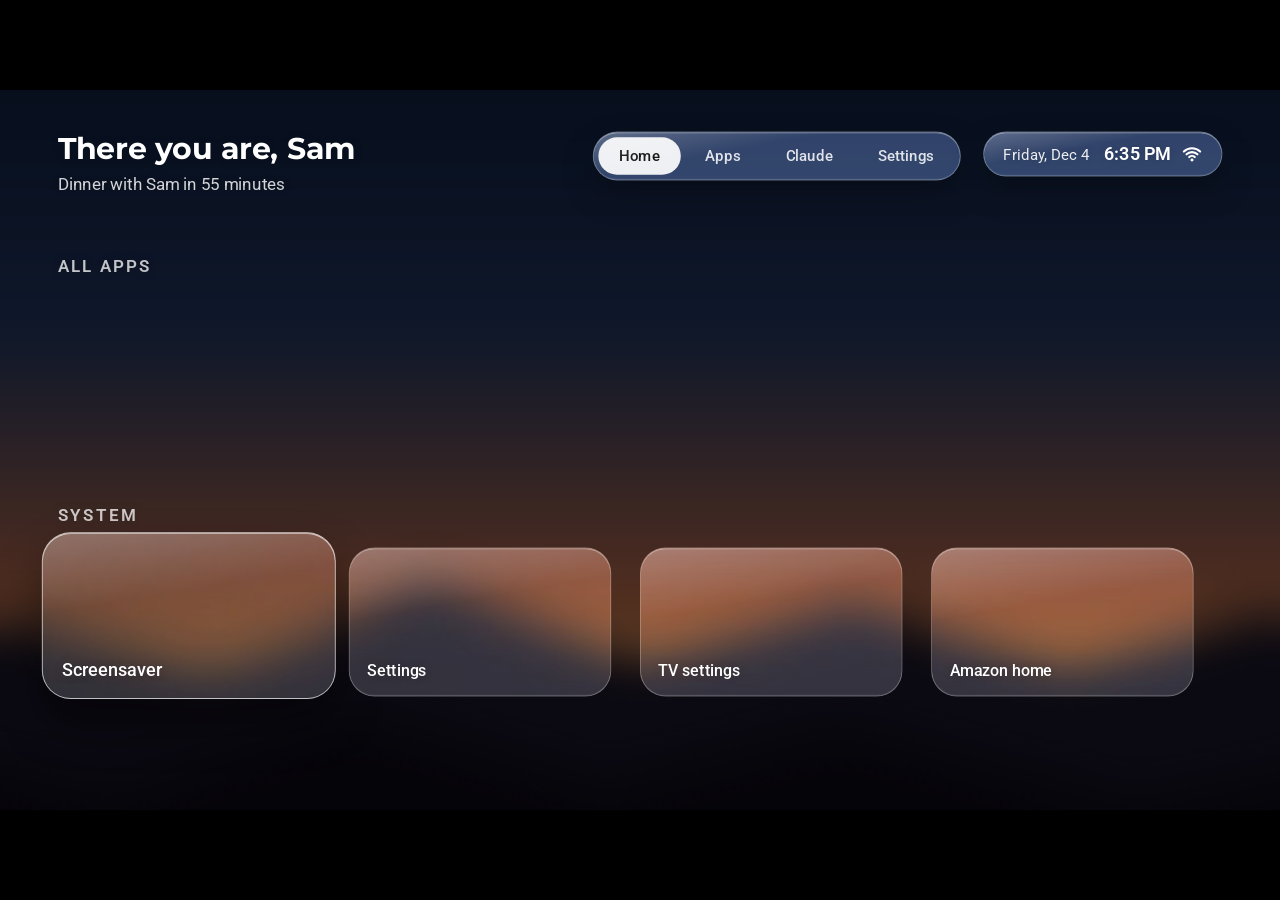
<file: launcher/app/src/main/assets/index.html>
<!doctype html>
<html lang="en">
<head>
<meta charset="utf-8">
<meta name="viewport" content="width=device-width, initial-scale=1">
<title>Home</title>
<link rel="stylesheet" href="ui.css">
<style>
/* Home: the picture blurred behind a greeting, widgets and rows of apps (docs/redesign/SPEC.md §5, §7–10). */
html, body { background: #000; }
.wall { transition: transform 900ms cubic-bezier(.2,.8,.2,1); }
/* Lock screen → home: the same picture, sharp on the screensaver, blurred and dimmed behind Home.
   The blurred copy is drawn once per picture into a small canvas (drawBlur) and faded in over the sharp one:
   animating a CSS blur on the TV ran the blur-in at ~9fps. */
#stage.awake .wall { transform: scale(1.08); }
.blurred { position: absolute; left: -6%; top: -6%; width: 112%; height: 112%; opacity: 0; transition: opacity 900ms cubic-bezier(.2,.8,.2,1); }
#stage.awake .blurred { opacity: 1; }
/* Settings dims the picture a little further (brightness .72 → .58). */
.dim { position: absolute; inset: 0; background: #000; opacity: 0; transition: opacity 320ms ease; }
#stage.awake.insettings .dim { opacity: .2; }
/* The shade is a small canvas stretched over the screen (drawShade): fading a full-screen CSS background
   repainted all of 1080p every frame on the TV. */
.shade { position: absolute; left: 0; top: 0; width: 1600px; height: 900px; transition: opacity 400ms ease; }
#stage:not(.awake) .shade { opacity: 0; }
/* Glass on Home without backdrop-filter: on the TV any backdrop-filter, even saturate alone, cost ~40ms a frame
   (15fps moving focus), and the picture behind Home is already blurred. Each glass piece instead shows a saturated
   copy of the picture and shade (drawBackdrop), lined up with where it sits on screen (lineUp). App tiles keep their art. */
#stage .glass:not(.app) { -webkit-backdrop-filter: none; backdrop-filter: none; --glassTint: rgba(255,255,255,var(--tint)); --glassDim: transparent;
  background: linear-gradient(var(--glassTint), var(--glassTint)), linear-gradient(var(--glassDim), var(--glassDim)), var(--backdrop, none) var(--bx, 0) var(--by, 0) / 1600px 900px no-repeat border-box; }
#stage .glass.dark { --glassTint: rgba(16,16,20,calc(var(--tint) + var(--extra, .3))); }
#stage .setscreen .glass { --glassDim: rgba(0,0,0,.2); }
/* Home fades in without moving: any transform on it (a 1.03 scale, even a 14px rise) put 70–100ms frames in the wake. */
.homeui { position: absolute; inset: 0; transition: opacity 450ms ease; }
/* Kept on their own layers: dropping them back in when the fade ended cost a ~100ms frame on the TV. */
.homeui, .blurred { will-change: opacity; }
#stage:not(.awake) .homeui { opacity: 0; }
#stage.insettings .homeui { opacity: 0; transition: none; }
#stage.instant .wall, #stage.instant .blurred, #stage.instant .homeui, #stage.instant .shade { transition: none !important; }
/* The Home button jumps straight back to the first Favorite, without sliding the rows there. */
#stage.jump .scroll, #stage.jump .row, #stage.jump .tile { transition: none !important; }

/* ---- Top bar ---- */
.top { position: absolute; left: 72px; right: 72px; top: 52px; display: flex; justify-content: space-between; align-items: flex-start; gap: 28px; }
.greetBox { flex: 1 1 auto; min-width: 0; display: flex; flex-direction: column; gap: 10px; }
.greet { font-family: var(--display); font-weight: var(--dw); letter-spacing: var(--dls); font-size: 38px; line-height: 1.12; text-wrap: balance; }
.greetSub { font-size: 21px; line-height: 1.3; color: rgba(255,255,255,.82); }
.bigtext .greetSub { font-size: 24px; }
.tabs { flex: none; display: flex; gap: 4px; padding: 6px; border-radius: 999px; white-space: nowrap; }
.tabs span { padding: 12px 26px; border-radius: 999px; font-size: 19px; font-weight: 500; color: rgba(255,255,255,.85); transition: background 150ms, color 150ms, transform 200ms; }
.tabs span.on { background: var(--focus); color: var(--focus-ink); }
/* With the tab pill focused, the focused tab takes the fill and the current one stays lit. */
.tabs.active span.on { background: rgba(255,255,255,.18); color: #fff; }
.tabs.active span.focus { background: var(--focus); color: var(--focus-ink); transform: scale(1.04); }
.clock { flex: none; display: flex; align-items: center; gap: 18px; padding: 14px 24px; border-radius: 999px; font-size: 19px; color: rgba(255,255,255,.9); white-space: nowrap; }
.bigtext .clock { font-size: 22px; }
.clock b { font-weight: 600; font-size: 22px; color: #fff; font-variant-numeric: tabular-nums; }
.clock i { font-style: normal; color: rgba(255,255,255,.7); }
.clock i:empty { display: none; }
/* Wi-Fi: arcs light up with signal strength; dimmed arcs with a slash when offline; a cable on Ethernet. */
.wifi { display: inline-flex; margin-left: -4px; }
.wifi svg { width: 26px; height: 26px; overflow: visible; }
.wifi path, .wifi rect { fill: none; stroke: #fff; stroke-width: 2.4; stroke-linecap: round; stroke-linejoin: round; transition: opacity 200ms; }
.wifi circle { fill: #fff; transition: opacity 200ms; }
.wifi .slash { opacity: 0; stroke-width: 2.2; }
.wifi .eth { display: none; }
.wifi[data-level="4"] .air { display: none; }
.wifi[data-level="4"] .eth { display: inline; }
.wifi[data-level="2"] .a3, .wifi[data-level="1"] .a3, .wifi[data-level="1"] .a2 { opacity: .28; }
.wifi[data-level="0"] .a3, .wifi[data-level="0"] .a2, .wifi[data-level="0"] .a1, .wifi[data-level="0"] .a0 { opacity: .28; }
.wifi[data-level="0"] .slash { opacity: 1; }

/* ---- Hero and widgets, anchored to the bottom so taller widgets never reach the rows ---- */
.hero { position: absolute; left: 72px; right: 72px; bottom: 412px; display: flex; justify-content: space-between; align-items: flex-end; gap: 32px; transition: opacity 300ms ease; }
#stage.down .hero { opacity: 0; }
.heroText { flex: 1; min-width: 0; }
.kicker { font-size: 16px; letter-spacing: .14em; text-transform: uppercase; color: rgba(255,255,255,.78); margin-bottom: 12px; display: flex; align-items: center; gap: 12px; }
.kicker .dot { width: 11px; height: 11px; border-radius: 50%; }
.hero h2 { margin: 0; font-family: var(--display); font-weight: var(--dw); letter-spacing: var(--dls); font-size: 120px; line-height: 1; white-space: nowrap; overflow: hidden; text-overflow: ellipsis; padding-bottom: .08em; margin-bottom: -.08em; }
.caption { margin-top: 16px; font-size: 18px; color: rgba(255,255,255,.8); }
.caption:empty { display: none; }
.widgets { flex: none; display: flex; align-items: stretch; gap: 16px; }
.forecast { display: flex; flex-direction: column; justify-content: space-between; gap: 10px; }
.forecast:empty { display: none; }

/* ---- Rows ---- */
.scroll { position: absolute; left: 0; right: 0; top: 520px; transition: transform 360ms cubic-bezier(.2,.8,.2,1); }
.shelf { padding: 0 0 0 72px; height: 312px; transition: opacity 300ms ease; }
.shelf .label { font-size: 21px; font-weight: 600; letter-spacing: .14em; text-transform: uppercase; color: rgba(255,255,255,.75); margin-bottom: 28px; }
.row { display: flex; gap: 36px; transition: transform 300ms cubic-bezier(.2,.8,.2,1); }
/* Only the focused tile casts a drop shadow, and it isn't animated: soft shadows under every tile, and fading one,
   meant re-rasterizing them as focus moved (up to 100ms frames on the TV). */
.tile { flex: none; position: relative; width: 328px; height: 186px; border-radius: 32px; display: flex; flex-direction: column; justify-content: flex-end; padding: 20px 22px; box-sizing: border-box; color: #fff; font-size: 20px; font-weight: 500;
  box-shadow: inset 0 1px 0 rgba(255,255,255,calc(var(--shine) * 2)), inset 0 -1px 0 rgba(255,255,255,calc(var(--shine) * .4));
  transition: transform 260ms cubic-bezier(.2,.8,.2,1); }
/* App tiles: the app's own art with the glass rim and sheen on top, no backdrop blur. */
.tile.app { padding: 0; align-items: center; justify-content: center; -webkit-backdrop-filter: none; backdrop-filter: none; border-color: rgba(255,255,255,calc(var(--rim) * .9)); background-position: center; background-size: cover; background-repeat: no-repeat; }
.tile.app .logo { width: 132px; height: 132px; display: block; object-fit: contain; }
.tile.app .word { font: 700 56px/1 var(--sans); letter-spacing: -.02em; white-space: nowrap; }
.tile.app .word.long { font-size: 43px; }
.tile.focus { transform: translateY(-8px) scale(1.12); box-shadow: inset 0 1px 0 rgba(255,255,255,.7), 0 28px 50px rgba(0,0,0,.45); border-color: rgba(255,255,255,.7); }
/* One light sweep across a tile as it gains focus. */
.tile.focus::after { content: ''; position: absolute; inset: 0; border-radius: inherit; pointer-events: none;
  background: linear-gradient(115deg, rgba(255,255,255,0) 30%, rgba(255,255,255,.28) 48%, rgba(255,255,255,0) 66%); animation: sheen 1.1s ease-out both; }
@keyframes sheen { from { transform: translateX(-60%); opacity: 1; } to { transform: translateX(60%); opacity: 0; } }
.tile.moving { animation: jiggle 240ms ease-in-out infinite alternate; }
@keyframes jiggle { from { transform: translateY(-8px) scale(1.12) rotate(-1.5deg); } to { transform: translateY(-8px) scale(1.12) rotate(1.5deg); } }
.tname { position: absolute; left: -40px; right: -40px; bottom: -44px; text-align: center; font-size: 18px; font-weight: 400; color: #fff; opacity: 0; transition: opacity 200ms; white-space: nowrap; overflow: hidden; text-overflow: ellipsis; }
.tile.app .tname { bottom: -46px; }
.bigtext .tname { font-size: 21px; }
.tile.focus .tname { opacity: 1; }

/* ---- Options panel ---- */
.sheet { position: absolute; inset: 0; display: flex; justify-content: flex-end; background: rgba(0,0,0,.25); opacity: 0; pointer-events: none; transition: opacity 220ms ease; }
.sheet.on { opacity: 1; pointer-events: auto; }
.panel { width: 540px; margin: 28px; border-radius: 40px; padding: 36px 44px; box-sizing: border-box; display: flex; flex-direction: column; justify-content: center; gap: 10px;
  transform: translateX(40px); transition: transform 280ms cubic-bezier(.2,.8,.2,1); }
.sheet.on .panel { transform: none; }
.panel .eyebrow { font-size: 15px; letter-spacing: .14em; text-transform: uppercase; color: rgba(255,255,255,.75); }
.panel h4 { margin: 0 0 12px; font-family: var(--display); font-weight: var(--dw); letter-spacing: var(--dls); font-size: 64px; line-height: 1; overflow-wrap: anywhere; }
.opts { display: flex; flex-direction: column; gap: 12px; }
.opt { padding: 15px 24px; border-radius: 999px; font-size: 22px; font-weight: 500; background: rgba(255,255,255,.08); transition: background 150ms, color 150ms, transform 200ms; }
.opt.focus { background: var(--focus); color: var(--focus-ink); transform: scale(1.03); }
.panel .hint { margin-top: 14px; font-size: 16px; color: rgba(255,255,255,.65); }

/* ---- Settings screen (settings.js): categories left, rows right ---- */
.setscreen { position: absolute; inset: 0; display: none; }
#stage.awake.insettings .setscreen { display: block; animation: setIn 320ms cubic-bezier(.2,.8,.2,1); }
@keyframes setIn { from { opacity: 0; } to { opacity: 1; } }   /* no scale: re-rastering Settings at each step made opening stutter */
.set-title { position: absolute; left: 72px; top: 54px; font-family: var(--display); font-weight: var(--dw); letter-spacing: var(--dls); font-size: 60px; line-height: 1; }
.set-cats { position: absolute; left: 72px; top: 150px; bottom: 56px; width: 392px; box-sizing: border-box; padding: 14px; border-radius: 36px; display: flex; flex-direction: column; gap: 4px; }
/* Focus in Settings moves instantly: animating it ran at ~30fps on the TV. */
.set-cat { display: flex; align-items: center; gap: 14px; padding: 12px 18px; border-radius: 999px; font: 500 21px var(--sans); }
.set-cat i { width: 30px; height: 30px; border-radius: 9px; flex: none; box-shadow: inset 0 1px 0 rgba(255,255,255,.35); }
.set-cat.sel { background: rgba(255,255,255,.14); }
.set-cat.focus { background: var(--focus); color: var(--focus-ink); }
.set-detail { position: absolute; left: 492px; right: 72px; top: 54px; bottom: 56px; box-sizing: border-box; padding: 34px 40px; border-radius: 40px; overflow: hidden; }
.set-detail h3 { margin: 0; font-family: var(--display); font-weight: var(--dw); letter-spacing: var(--dls); font-size: 42px; line-height: 1.1; }
.set-detail .lede { margin: 6px 0 18px; font: 17px/1.4 var(--sans); color: rgba(255,255,255,.7); }
/* Its own layer, so changing the rows doesn't repaint the glass panel under them. */
.set-view { position: absolute; left: 40px; right: 40px; top: 128px; bottom: 30px; overflow: hidden; will-change: transform; }
.set-rows { display: flex; flex-direction: column; gap: 8px; transition: transform 260ms cubic-bezier(.2,.8,.2,1); }
.set-tip { padding: 14px 20px; border-radius: 20px; background: rgba(255,255,255,.1); font: 18px/1.4 var(--sans); color: rgba(255,255,255,.88); margin-bottom: 4px; }
.set-tip b { display: block; font-size: 13px; font-weight: 400; letter-spacing: .1em; text-transform: uppercase; color: rgba(255,255,255,.6); margin-bottom: 3px; }
.set-sec { font: 700 13px var(--sans); letter-spacing: .1em; text-transform: uppercase; color: rgba(255,255,255,.55); margin: 10px 0 0 6px; }
.srow2 { display: flex; align-items: center; justify-content: space-between; gap: 20px; min-height: 62px; box-sizing: border-box; padding: 10px 22px; border-radius: 22px; background: rgba(255,255,255,.07); }
.srow2 .l { font: 500 21px var(--sans); display: flex; align-items: center; gap: 10px; }
.srow2 .l i { width: 12px; height: 12px; border-radius: 50%; }
.srow2 .s { font: 15px var(--sans); color: rgba(255,255,255,.62); margin-top: 3px; }
.srow2 .v { font: 500 19px var(--sans); color: rgba(255,255,255,.85); white-space: nowrap; display: flex; align-items: center; gap: 10px; }
.srow2 .chev { opacity: 0; font-size: 16px; }
.srow2.focus { background: var(--focus); color: var(--focus-ink); transform: scale(1.01); }
.srow2.focus .s { color: rgba(0,0,0,.55); }
.srow2.focus .v { color: var(--focus-ink); }
.srow2.focus .chev { opacity: .55; }
.srow2.focus .switch:not(.on) { background: rgba(0,0,0,.2); }
/* The picture picker (Settings → Pictures → Picture) */
.pgrid { display: grid; grid-template-columns: repeat(4, 1fr); gap: 16px; padding: 6px; }
.ptile { border-radius: 20px; padding: 6px; background: rgba(255,255,255,.07); }
.ptile .im { height: 118px; border-radius: 14px; background: rgba(255,255,255,.08) center / cover no-repeat; display: flex; align-items: center; justify-content: center; font-size: 54px; }
.ptile .t { font: 500 15px var(--sans); padding: 8px 6px 3px; white-space: nowrap; overflow: hidden; text-overflow: ellipsis; }
.ptile.on .t::before { content: '✓ '; color: var(--on); }
.ptile.focus { background: var(--focus); color: var(--focus-ink); transform: scale(1.04); }
.ptile.focus.on .t::before { color: #1F8A3B; }
.bigtext .srow2 .l { font-size: 24px; }
.bigtext .srow2 .s { font-size: 17px; }
.set-toast { position: absolute; left: 40px; right: 40px; bottom: 26px; padding: 14px 20px; border-radius: 18px; background: rgba(0,0,0,.45); font: 17px var(--sans); opacity: 0; transform: translateY(8px); transition: opacity 250ms, transform 250ms; pointer-events: none; }
.set-toast.on { opacity: 1; transform: none; }
</style>
</head>
<body>
<div id="stage">
  <div class="wall" id="wall"><!-- No drift behind Home: a moving picture re-blurs it and every glass panel each frame (25fps on the TV vs 37 still). --><div class="scene" id="scene"><div class="sky"></div><div class="ridge r1"></div><div class="ridge r2"></div><div class="pic"></div><div class="pic"></div></div><canvas class="blurred" id="blurred"></canvas><div class="dim"></div></div>
  <canvas class="shade" id="shade" width="320" height="180"></canvas>

  <div class="homeui">
    <div class="top">
      <div class="greetBox txt"><span class="greet" id="greet">Welcome back</span><span class="greetSub" id="greetSub"></span></div>
      <div class="tabs glass" id="tabs"><span class="on">Home</span><span>Apps</span><span>Claude</span><span>Settings</span></div>
      <div class="clock glass txt"><i id="wx"></i><span id="date"></span><b id="time"></b><span class="wifi" id="wifi" role="img" aria-label="Wi-Fi: strong signal"><svg viewBox="0 0 24 24" aria-hidden="true"><g class="air"><path class="a3" d="M2.6 9.2a13.4 13.4 0 0 1 18.8 0"/><path class="a2" d="M5.7 12.4a9 9 0 0 1 12.6 0"/><path class="a1" d="M8.8 15.6a4.6 4.6 0 0 1 6.4 0"/><circle class="a0" cx="12" cy="19" r="1.7"/><path class="slash" d="M4 4l16 16"/></g><g class="eth"><rect x="4" y="5" width="16" height="12" rx="2"/><path d="M8 17v3h8v-3M8.5 9v2.5M11.2 9v2.5M12.8 9v2.5M15.5 9v2.5"/></g></svg></span></div>
    </div>

    <div class="hero">
      <div class="heroText txt">
        <div class="kicker" id="kicker"><span class="dot" id="heroDot"></span><span id="heroKicker"></span></div>
        <h2 id="heroTitle"></h2>
        <div class="caption" id="heroCaption"></div>
      </div>
      <div class="widgets">
        <div class="forecast" id="forecast"></div>
        <div class="cal glass dark txt" id="cal" aria-label="Calendar"></div>
      </div>
    </div>

    <div class="scroll" id="scroll"></div>

    <div class="sheet" id="sheet">
      <div class="panel glass">
        <div class="eyebrow" id="sheetKicker"></div>
        <h4 id="sheetTitle"></h4>
        <div class="opts" id="sheetList"></div>
        <div class="hint">Back to close</div>
      </div>
    </div>
  </div>
</div>

<script src="config.js"></script>
<script src="weather.js"></script>
<script src="glass.js"></script>
<script src="prefs.js"></script>
<script src="calendar.js"></script>
<script src="greeting.js"></script>
<script src="pictures.js"></script>
<script src="news.js"></script>
<script>
(function () {
  var A = window.Android || null;
  function $(id) { return document.getElementById(id); }
  var stage = $('stage');

  // Each app's colors, from SPEC §2 (tile background, accent dot, and the mark/wordmark when an app
  // has no TV banner). Names here win over long store labels ("Peacock TV" → "Peacock").
  var BRAND = {
    'com.netflix.ninja': { name: 'Netflix', color: '#E50914', bg: '#000000', fg: '#E50914' },
    'com.amazon.firetv.youtube': { name: 'YouTube', color: '#FF0000', bg: '#FFFFFF', fg: '#FF0000' },
    'com.apple.atve.amazon.appletv': { name: 'Apple TV', color: '#C7C7CC', bg: '#000000', fg: '#FFFFFF' },
    'com.peacock.peacockfiretv': { name: 'Peacock', color: '#F5B700', bg: '#000000', fg: '#FFFFFF', word: 'peacock' },
    'com.hbo.hbonow': { name: 'HBO Max', color: '#3D5AFE', bg: 'linear-gradient(140deg, #0A1A6B, #000000 70%)', fg: '#FFFFFF' },
    'com.tubitv.ott': { name: 'Tubi', color: '#7408FF', bg: '#7408FF', fg: '#FFFFFF' },
    'com.anthropic.claude': { name: 'Claude', color: '#D97757', bg: '#D97757', fg: '#FFFFFF' },
    'tv.pluto.android': { name: 'Pluto TV', color: '#FFF200', bg: '#000000', fg: '#FFF200', word: 'pluto tv' },
    'com.amazon.firebat': { name: 'Prime Video', color: '#00A8E1', bg: '#00A8E1', fg: '#FFFFFF', word: 'prime video' },
    'com.plexapp.android': { name: 'Plex', color: '#EBAF00', bg: '#1F1F1F', fg: '#EBAF00' },
    'com.spotify.tv.android': { name: 'Spotify', color: '#1ED760', bg: '#000000', fg: '#1ED760' },
    'com.hipsterwhale.crossy': { name: 'Crossy Road', color: '#7BD389', bg: '#5CC46E', fg: '#FFFFFF', word: 'Crossy Road' },
    'com.future.moviesByFawesomeAndroidTV': { name: 'Fawesome', color: '#2EC4B6', bg: '#16233A', fg: '#2EC4B6', word: 'fawesome' }
  };
  var DEFAULT_FAVS = ['com.netflix.ninja', 'com.amazon.firetv.youtube', 'com.apple.atve.amazon.appletv', 'com.peacock.peacockfiretv', 'com.hbo.hbonow', 'com.tubitv.ott', 'com.anthropic.claude'];
  var CLAUDE_PKG = 'com.anthropic.claude', CLAUDE_URL = 'https://claude.ai/code';

  var SYS = [
    { name: 'Screensaver', caption: 'Clock, weather, calendar and headlines, right now', run: function () { sleep(); } },
    { name: 'Settings', caption: 'Glass, pictures, screensaver, news, calendar', run: function () { openSettings(); } },
    { name: 'TV settings', caption: 'Fire OS settings: network, display, inputs', run: function () { A && A.tvSettings(); } },
    { name: 'Amazon home', caption: 'Amazon’s home until you press Home: inputs, app library', run: function () { A && A.amazonHome(); } }
  ];

  // Tab pill: Up from Favorites focuses it.
  var TABS = [
    { name: 'Home', caption: 'Back to the top', run: function () { st.r = 0; st.col[0] = 0; render(); } },
    { name: 'Apps', caption: 'Every app on the TV', run: function () { st.r = 1; render(); } },
    { name: 'Claude', caption: '', run: function () { openClaude(); } },
    { name: 'Settings', caption: 'Glass, pictures, screensaver, news, calendar', run: function () { openSettings(); } }
  ];

  var prefs = settings.load();

  // clientWidth, not innerWidth: the WebView widens innerWidth to fit the unscaled 1600px stage.
  function fit() {
    var w = document.documentElement.clientWidth, h = document.documentElement.clientHeight;
    var s = Math.min(w / 1600, h / 900);
    stage.style.transform = 'scale(' + s + ')';
    stage.style.left = ((w - 1600 * s) / 2) + 'px';
    stage.style.top = ((h - 900 * s) / 2) + 'px';
  }

  // ---- Apps ----
  function installedApps(raw) {
    try { return JSON.parse(raw); } catch (e) { return []; }
  }
  function app(a) {
    var b = BRAND[a.pkg] || {};
    return { pkg: a.pkg, name: b.name || a.name, color: b.color || '#8C8A85', bg: b.bg || '#1F1F24', fg: b.fg || '#FFFFFF', word: b.word || b.name || a.name };
  }

  var shelves = [], st = { r: 0, col: [0, 0, 0], tab: 0, moving: false, sheet: null, opt: 0 };

  // Rebuilds the rows, unless nothing changed since last time (resume runs this on every return).
  var builtFrom = '';
  function build() {
    var raw = A ? A.apps() : '[]', favs0 = store.get('favorites', null), hidden = store.get('hidden', []) || [];
    var sig = raw + JSON.stringify(favs0) + JSON.stringify(hidden);
    if (sig === builtFrom && shelves.length) return;
    builtFrom = sig;
    var apps = installedApps(raw).map(app), byPkg = {};
    apps.forEach(function (a) { byPkg[a.pkg] = a; });
    var favs = (favs0 || DEFAULT_FAVS).filter(function (p) { return byPkg[p]; });
    shelves = [
      { label: 'Favorites', kind: 'Favorite', items: favs.map(function (p) { return byPkg[p]; }) },
      { label: 'All apps', kind: 'App', items: apps.filter(function (a) { return favs.indexOf(a.pkg) < 0 && hidden.indexOf(a.pkg) < 0; }) },
      { label: 'System', kind: 'System', items: SYS, sys: true }
    ];
    var root = $('scroll');
    root.innerHTML = '';
    shelves.forEach(function (sh, r) {
      var el = document.createElement('div');
      el.className = 'shelf';
      el.innerHTML = '<div class="label txt"></div><div class="row"></div>';
      el.firstChild.textContent = sh.label;
      sh.el = el; sh.row = el.lastChild; sh.off = 0;
      sh.tiles = sh.items.map(function (a) {
        var t = document.createElement('div');
        t.className = 'tile glass' + (sh.sys ? ' sys' : ' app');
        if (sh.sys) {
          t.innerHTML = '<span class="txt"></span><span class="tname txt"></span>';
          t.firstChild.textContent = a.name;
        } else {
          art(t, a);
          t.insertAdjacentHTML('beforeend', '<span class="tname txt"></span>');
          t.querySelector('.tname').textContent = a.name;
        }
        t._r = r;
        sh.row.appendChild(t);
        return t;
      });
      st.col[r] = Math.max(0, Math.min(st.col[r], sh.items.length - 1));
      root.appendChild(el);
    });
    if (!shelves[st.r].items.length) st.r = 2;
    lineUp();
  }

  // Tile art: the app's TV banner fills the tile; otherwise its icon at 132px on the app's color,
  // or its name as a wordmark if Android has no icon for it.
  var icons = {};
  function art(t, a) {
    var ic = icons[a.pkg];
    if (ic === undefined) {
      try { ic = A ? JSON.parse(A.icon(a.pkg)) : null; } catch (e) { ic = null; }
      icons[a.pkg] = ic;
    }
    if (ic && ic.banner) { t.classList.add('banner'); t.style.backgroundImage = 'url("' + ic.src + '")'; t.style.backgroundColor = '#000'; return; }
    t.style.background = a.bg;
    if (ic && ic.src) {
      var img = document.createElement('img');
      img.className = 'logo'; img.src = ic.src; img.alt = '';
      t.appendChild(img);
    } else {
      var w = document.createElement('span');
      w.className = 'word' + (a.word.length > 8 ? ' long' : '');
      w.style.color = a.fg;
      w.textContent = a.word;
      t.appendChild(w);
    }
  }

  function current() { return st.r < 0 ? TABS[st.tab] : shelves[st.r].items[st.col[st.r]]; }

  function render() {
    shelves.forEach(function (s, r) {
      s.el.style.opacity = r < st.r - 1 ? 0 : 1;   // rows that scroll up under the greeting fade out
      s.tiles.forEach(function (t, j) {
        var on = r === st.r && j === st.col[r];
        t.classList.toggle('focus', on);
        t.classList.toggle('moving', on && st.moving);
      });
    });
    var tabs = $('tabs').children;
    $('tabs').classList.toggle('active', st.r < 0);
    for (var i = 0; i < tabs.length; i++) {
      tabs[i].classList.toggle('on', i === (st.r === 1 ? 1 : 0));
      tabs[i].classList.toggle('focus', st.r < 0 && i === st.tab);
    }
    var it = current();
    if (st.r >= 0 && it) {
      // Slide the row to keep focus in the safe area, and the page to keep the row on screen.
      // x is the tile's left edge inside the row (tiles are 328 wide with 36 between).
      var sh = shelves[st.r], W = 1600 - 72 * 2, x = st.col[st.r] * (328 + 36);
      if (x - sh.off < 0) sh.off = x;
      if (x + 328 - sh.off > W) sh.off = x + 328 - W;
      sh.row.style.transform = 'translateX(' + (-sh.off) + 'px)';
    }
    var y = st.r * 312;   // the focused row takes the Favorites spot, so its name below stays on screen
    $('scroll').style.transform = 'translateY(' + (-y) + 'px)';
    stage.classList.toggle('down', st.r > 0);
    shadeTo(st.r > 0 ? 1 : 0, stage.classList.contains('jump'));

    var sys = st.r === 2, tab = st.r < 0;
    fitTitle(it ? it.name : '');
    $('heroKicker').textContent = st.moving ? 'Moving' : sys ? 'System' : 'App';
    $('kicker').hidden = tab || (st.r === 0 && !st.moving);   // the Favorites row needs no label
    $('heroDot').style.background = sys ? '#8C8A85' : it ? it.color : '';
    $('heroCaption').textContent = st.moving ? '◀ ▶ to move · OK when it’s in place' : (sys || tab) && it ? it.caption : '';
  }

  // The shade over the picture: Home's corner gradients (0), crossfading to flat 45% black (1) once the rows move up.
  var shadeAt = -1, shadeGoal = 0, shadeFrom = 0, shadeStart = 0, shadeRaf = 0, SHADE_MS = 400;
  function drawShade(t) {
    var c = $('shade'), x = c.getContext('2d'), w = c.width, h = c.height, g;
    x.clearRect(0, 0, w, h);
    x.globalAlpha = 1 - t;
    g = x.createLinearGradient(0, h, 0, h * .45);
    g.addColorStop(0, 'rgba(0,0,0,.55)'); g.addColorStop(1, 'rgba(0,0,0,0)');
    x.fillStyle = g; x.fillRect(0, 0, w, h);
    g = x.createLinearGradient(0, 0, w * .5, 0);
    g.addColorStop(0, 'rgba(0,0,0,.35)'); g.addColorStop(1, 'rgba(0,0,0,0)');
    x.fillStyle = g; x.fillRect(0, 0, w, h);
    x.globalAlpha = t;
    x.fillStyle = 'rgba(0,0,0,.45)'; x.fillRect(0, 0, w, h);
    x.globalAlpha = 1;
    shadeAt = t;
  }
  function shadeTo(goal, instant) {
    if (instant) { cancelAnimationFrame(shadeRaf); shadeRaf = 0; shadeGoal = goal; if (shadeAt !== goal) drawShade(goal); return; }
    if (goal === shadeGoal && (shadeRaf || shadeAt === goal)) return;
    shadeGoal = goal; shadeFrom = Math.max(0, shadeAt); shadeStart = performance.now();
    cancelAnimationFrame(shadeRaf);
    shadeRaf = requestAnimationFrame(function step(now) {
      var p = Math.min(1, (now - shadeStart) / SHADE_MS), e = 1 - (1 - p) * (1 - p);
      drawShade(shadeFrom + (shadeGoal - shadeFrom) * e);
      shadeRaf = p < 1 ? requestAnimationFrame(step) : 0;
    });
  }

  // The name is 120px; names too long for the space beside the widgets step down (to 72px at most).
  function fitTitle(name) {
    var h = $('heroTitle'), fit = name + '|' + getComputedStyle(h).fontFamily + '|' + (document.fonts ? document.fonts.status : '');
    if (h.dataset.fit === fit) return;
    h.textContent = name;
    h.style.fontSize = '';
    h.dataset.fit = fit;
    if (h.scrollWidth > h.clientWidth) h.style.fontSize = Math.max(72, Math.floor(120 * h.clientWidth / h.scrollWidth)) + 'px';
  }

  function launch(a) { if (A) A.launch(a.pkg); }

  // Claude: the app if it's installed, otherwise claude.ai/code in Silk.
  function openClaude() {
    if (A && A.installed(CLAUDE_PKG)) A.launch(CLAUDE_PKG);
    else if (A && A.openUrl) A.openUrl(CLAUDE_URL);
  }
  function claudeCaption() { return A && A.installed(CLAUDE_PKG) ? 'Open the Claude app' : 'claude.ai/code in Silk'; }

  // ---- Favorites and hidden apps ----
  function favPkgs() { return shelves[0].items.map(function (a) { return a.pkg; }); }
  function saveFavs(list) { store.set('favorites', list); }

  function openSheet() {
    var sh = shelves[st.r], it = current();
    if (st.r < 0 || sh.sys || !it) return;
    var fav = st.r === 0;
    st.sheet = [{ label: 'Open', run: function () { closeSheet(); launch(it); } }].concat(fav ? [
      { label: 'Move', run: function () { closeSheet(); st.moving = true; render(); } },
      { label: 'Remove from Favorites', run: function () {
        saveFavs(favPkgs().filter(function (p) { return p !== it.pkg; }));
        closeSheet(); build(); render();
      } }
    ] : [
      { label: 'Add to Favorites', run: function () {
        var list = favPkgs(); list.push(it.pkg); saveFavs(list);
        closeSheet(); build(); st.r = 0; st.col[0] = list.length - 1; render();
      } },
      { label: 'Hide', run: function () {
        var h = store.get('hidden', []) || [];
        if (h.indexOf(it.pkg) < 0) h.push(it.pkg);
        store.set('hidden', h);
        closeSheet(); build(); render();
      } }
    ]);
    st.opt = 0;
    $('sheetKicker').textContent = sh.kind;
    $('sheetTitle').textContent = it.name;
    $('sheet').classList.add('on');
    renderSheet();
  }
  function renderSheet() {
    var list = $('sheetList');
    list.innerHTML = '';
    st.sheet.forEach(function (o, i) {
      var d = document.createElement('div');
      d.className = 'opt' + (i === st.opt ? ' focus' : '');
      d.textContent = o.label;
      list.appendChild(d);
    });
  }
  function closeSheet() { st.sheet = null; $('sheet').classList.remove('on'); }

  // Move mode: ◀ ▶ swaps with the neighbor; nothing happens at either end.
  function move(d) {
    var list = favPkgs(), i = st.col[0], j = i + d;
    if (j < 0 || j >= list.length) return;
    var t = list[i]; list[i] = list[j]; list[j] = t;
    saveFavs(list);
    build(); st.col[0] = j;
  }
  function endMove() { if (st.moving) { st.moving = false; saveFavs(favPkgs()); } }

  // ---- Screensaver and Settings ----
  // Drops to the sharp picture and lets it reach the screen before the screensaver covers Home: a hidden WebView
  // draws nothing, so whatever was last on screen flashes up first when Home comes back.
  function sleep() {
    closeSheet(); endMove(); render(); pause();
    requestAnimationFrame(function () { requestAnimationFrame(function () { if (A) A.startScreensaver(); }); });
  }
  function openSettings() { if (window.settingsScreen) { settingsScreen.open(); lineUp(); } }

  // ---- Remote ----
  function key(k) {
    if (window.settingsScreen && settingsScreen.isOpen()) return settingsScreen.key(k);
    if (st.sheet) {
      if (k === 'up') st.opt = Math.max(0, st.opt - 1);
      else if (k === 'down') st.opt = Math.min(st.sheet.length - 1, st.opt + 1);
      else if (k === 'ok') return st.sheet[st.opt].run();
      else if (k === 'back') return closeSheet();
      return renderSheet();
    }
    if (st.moving) {
      if (k === 'left' || k === 'right') move(k === 'right' ? 1 : -1);
      else if (k === 'ok' || k === 'back' || k === 'hold' || k === 'menu') endMove();
      return render();
    }
    if (st.r < 0) {
      if (k === 'left') st.tab = Math.max(0, st.tab - 1);
      else if (k === 'right') st.tab = Math.min(TABS.length - 1, st.tab + 1);
      else if (k === 'down') st.r = firstRow();
      else if (k === 'ok') return TABS[st.tab].run();
      else if (k === 'back') { st.r = firstRow(); st.col[0] = 0; }
      return render();
    }
    var sh = shelves[st.r];
    if (k === 'up') {
      var r = st.r - 1;
      while (r >= 0 && !shelves[r].items.length) r--;
      if (r < 0) { st.r = -1; st.tab = 0; } else st.r = r;
    } else if (k === 'down') {
      var d = st.r + 1;
      while (d < shelves.length && !shelves[d].items.length) d++;
      if (d < shelves.length) st.r = d;
    }
    else if (k === 'left') st.col[st.r] = Math.max(0, st.col[st.r] - 1);
    else if (k === 'right') st.col[st.r] = Math.min(sh.items.length - 1, st.col[st.r] + 1);
    else if (k === 'hold' || k === 'menu') return openSheet();
    else if (k === 'ok') return sh.sys ? current().run() : launch(current());
    else if (k === 'back') { st.r = firstRow(); st.col[st.r] = 0; }
    render();
  }
  function firstRow() { for (var r = 0; r < shelves.length; r++) if (shelves[r].items.length) return r; return 2; }

  // ---- Clock pill, widgets, greeting ----
  var wx = null;
  // LIVE DATA SEAM (phase 7): window.liveData.wifi = 0 offline, 1–3 Wi-Fi strength, 4 Ethernet
  // (the sample shows a strong signal). Fire the 'livedata' event on document to redraw.
  function wifiLevel() { var L = window.liveData; return L && L.wifi != null ? L.wifi : 3; }
  var WIFI = ['Wi-Fi: not connected', 'Wi-Fi: weak signal', 'Wi-Fi: good signal', 'Wi-Fi: strong signal', 'Ethernet'];
  function renderWifi() {
    var l = Math.max(0, Math.min(4, wifiLevel()));
    $('wifi').dataset.level = l;
    $('wifi').setAttribute('aria-label', WIFI[l]);
    $('wifi').hidden = !prefs.wifi;
  }

  function tick() {
    var now = new Date();
    $('time').textContent = fmt.time(now, prefs.clock24);
    $('date').textContent = now.toLocaleDateString([], { weekday: 'long', month: 'short', day: 'numeric' });
    lineUp();   // the clock's width moves the tab pill
  }

  function renderWeather() {
    $('wx').textContent = wx ? wx.temp + '° ' + wx.text + ' · ' + HOME_CONFIG.city : '';
    var f = $('forecast');
    f.innerHTML = '';
    (wx && wx.days || []).slice(0, 3).forEach(function (d) {
      var r = document.createElement('div');
      r.className = 'fday glass txt';
      r.innerHTML = '<small></small><b><i></i></b><span></span>';
      r.querySelector('small').textContent = d.dow;
      r.querySelector('b').insertBefore(document.createTextNode(d.hi + '°'), r.querySelector('i'));
      r.querySelector('i').textContent = d.lo + '°';
      r.querySelector('span').textContent = d.text;
      f.appendChild(r);
    });
    lineUp();
  }

  function renderCal() {
    $('cal').hidden = !prefs.calHome;
    calendar.render($('cal'), new Date(), prefs);
    lineUp();
  }

  function greet() {
    var now = new Date();
    $('greet').textContent = greeting.pick(greeting.hellos(now, wx, prefs), $('greet').textContent);
    $('greetSub').textContent = greeting.pick(greeting.subs(now, wx, prefs), $('greetSub').textContent);
  }

  function refreshWeather() { weather.get(function (w) { var first = !wx; wx = w; renderWeather(); if (first) greet(); }, prefs.units); }

  // ---- Picture ----
  function showPicture(instant, then) {
    pictures.show($('scene'), pictures.current(prefs), function (ok) {
      // An aerial's still frame may still be in the works the first time; try again shortly.
      clearTimeout(posterTimer);
      if (!ok) posterTimer = setTimeout(showPicture, 4000);
      drawBlur();
      if (then) then();
    }, instant === true);
  }
  var posterTimer;

  // The blurred, dimmed picture behind Home: drawn once into a 640x360 canvas (a quarter-ish of the
  // 1792x1008 picture box, so the Home blur scales down with it) and stretched over the sharp picture.
  var BW = 640, BH = 360, blurDrawn = '';
  function drawBlur() {
    var c = $('blurred'), x = c.getContext('2d'), scene = $('scene');
    var front = scene.querySelectorAll('.pic')[scene._front || 0], url = front.classList.contains('on') && front.dataset.url;
    var px = store.get('homeBlur', 28) * BW / 1792, m = Math.ceil(px * 2) + 1;   // overscan so the edges don't blur into black
    // Every resume asks again; redrawing the same picture cost ~200ms of decode, blur and re-rastered glass mid-wake.
    var drawn = url + '|' + px;
    if (drawn === blurDrawn) return;
    blurDrawn = drawn;
    function paint(img) {
      if (drawn !== blurDrawn) return;   // a newer picture is on its way
      c.width = BW; c.height = BH;
      x.filter = 'blur(' + px.toFixed(2) + 'px) brightness(.72) saturate(1.25)';
      var w = BW + 2 * m, h = BH + 2 * m;
      if (img) pictures.cover(x, img, -m, -m, w, h); else placeholder(x, -m, -m, w, h);
      drawBackdrop();
    }
    if (!url) return paint(null);
    pictures.small(url, 960, function (img) {
      paint(img);
      if (!img && drawn === blurDrawn) blurDrawn = '';   // try again next time
    });
  }
  // What glass shows (see the .glass CSS): the blurred picture where it sits once Home is in (the 1792x1008 box
  // at -96,-54, scaled 1.08 about the stage's center), with the shade's corner gradients, saturated 1.6x like
  // backdrop-filter did. One 640x360 image covering the 1600x900 stage.
  function drawBackdrop() {
    var c = document.createElement('canvas'), x = c.getContext('2d'), k = 640 / 1600, z = 1.08, g;
    c.width = 640; c.height = 360;
    x.scale(k, k);
    x.filter = 'saturate(1.6)';
    x.drawImage($('blurred'), 800 - 896 * z, 450 - 504 * z, 1792 * z, 1008 * z);
    x.filter = 'none';
    g = x.createLinearGradient(0, 900, 0, 405);
    g.addColorStop(0, 'rgba(0,0,0,.55)'); g.addColorStop(1, 'rgba(0,0,0,0)');
    x.fillStyle = g; x.fillRect(0, 0, 1600, 900);
    g = x.createLinearGradient(0, 0, 800, 0);
    g.addColorStop(0, 'rgba(0,0,0,.35)'); g.addColorStop(1, 'rgba(0,0,0,0)');
    x.fillStyle = g; x.fillRect(0, 0, 1600, 900);
    stage.style.setProperty('--backdrop', 'url(' + c.toDataURL('image/jpeg', .9) + ')');
  }
  // Points each glass piece's backdrop at where the piece sits on the stage: layout position, ignoring transforms,
  // so it's where it comes to rest. A tile's row rests at the top of the scroll when focused (render: r * 312).
  function lineUp() {
    var all = stage.querySelectorAll('.glass:not(.app)');
    for (var i = 0; i < all.length; i++) {
      var el = all[i], x = 0, y = -(el._r || 0) * 312;
      for (var p = el; p && p !== stage; p = p.offsetParent) { x += p.offsetLeft; y += p.offsetTop; }
      el.style.setProperty('--bx', -x + 'px');
      el.style.setProperty('--by', -y + 'px');
    }
  }

  // The dusk placeholder scene (ui.css .scene .sky/.r1/.r2), for the canvas.
  function placeholder(x, l, t, w, h) {
    var g = x.createLinearGradient(0, t, 0, t + h);
    [[0, '#0d1b33'], [.38, '#2b3d63'], [.66, '#c47a5a'], [.74, '#f0b27a'], [.75, '#2a2230']].forEach(function (s) { g.addColorStop(s[0], s[1]); });
    x.fillStyle = g; x.fillRect(l, t, w, h);
    function ridge(color, height, pts) {
      var top = t + h * (1 - height), rh = h * height;
      x.fillStyle = color; x.beginPath();
      pts.forEach(function (p, i) { x[i ? 'lineTo' : 'moveTo'](l + w * p[0] / 100, top + rh * p[1] / 100); });
      x.lineTo(l + w, t + h); x.lineTo(l, t + h); x.closePath(); x.fill();
    }
    ridge('#1d1a2a', .42, [[0, 40], [12, 22], [24, 38], [37, 12], [50, 34], [63, 18], [76, 36], [88, 20], [100, 32]]);
    ridge('#0f0d17', .30, [[0, 30], [18, 52], [33, 26], [48, 50], [62, 30], [80, 56], [100, 34]]);
  }

  // Applies everything Settings controls; Settings calls this after each change.
  function applyPrefs() {
    prefs = settings.load();
    look.apply();
    stage.classList.toggle('bigtext', prefs.textSize === 'Large');
    tick(); renderWifi(); renderCal();
    var hb = store.get('homeBlur', 28);
    if (hb !== shownBlur) { shownBlur = hb; drawBlur(); }
  }
  var shownBlur = null;

  // Called by MainActivity whenever Home comes back: from an app, the screensaver or the Home button.
  var shownFor = 0;
  function resume(n) {
    if (n) shownFor = n;
    closeSheet(); endMove();
    // Back within moments (the Home button pressed again and again): rebuilding each time piled up
    // behind fast presses.
    if (Date.now() - pausedAt >= QUICK_RETURN_MS) {
      applyPrefs();
      build(); render();
      greet();
      refreshWeather();
    }
    // Kept as it was (see pause): carry on, like the snapshot HomeGuard covered Amazon's home with.
    if (stage.classList.contains('awake')) {
      drawn();
      return;
    }
    // Blur in: start sharp like the screensaver, then fade in the blurred copy once it's drawn.
    // The screensaver may have moved on, so the picture switches without a crossfade.
    toSharp();
    var woke = false;
    function wake() {
      if (woke) return;
      woke = true;
      requestAnimationFrame(function () { requestAnimationFrame(function () { stage.classList.add('awake'); }); });
    }
    showPicture(true, wake);
    setTimeout(wake, 600);
    drawn();
  }
  // Tells HomeGuard once this frame has reached the screen, so its cover comes off onto Home and not
  // onto a blank or half-drawn page.
  function drawn() {
    requestAnimationFrame(function () { requestAnimationFrame(function () { if (A && A.homeDrawn) A.homeDrawn(shownFor); }); });
  }

  window.home = {
    applyPrefs: applyPrefs, rebuild: function () { build(); render(); }, sleep: sleep, render: function () { render(); lineUp(); },
    resetFavorites: function () { store.set('favorites', DEFAULT_FAVS); build(); render(); },
    defaultFavorites: DEFAULT_FAVS, wifiLevel: wifiLevel, refreshWeather: refreshWeather, showPicture: showPicture,
    preview: function (pic) { pictures.show($('scene'), pic, drawBlur); }
  };
  // Called by MainActivity as Home goes out of sight: drop straight to the sharp picture (no
  // transition) so the next resume starts there instead of flashing the old blurred frame.
  // keep: Home didn't open what's in front (the Home button, most likely): it stays as it is and
  // comes back that way, as dropping showed the bare picture whenever HomeGuard's cover went up a
  // beat after the press.
  var pausedAt = 0, QUICK_RETURN_MS = 3000;
  function pause(keep) {
    pausedAt = Date.now();
    if (!keep) toSharp();
  }
  function toSharp() {
    closeSheet(); endMove();
    stage.classList.add('instant');
    stage.classList.remove('awake');
    void stage.offsetWidth;
    stage.classList.remove('instant');
  }

  // The Home button always lands on the same spot: the first Favorite, every row scrolled back to its
  // start, with Settings and any options sheet closed. Coming back from an app with Back keeps your place.
  function goHome() {
    if (window.settingsScreen && settingsScreen.isOpen()) settingsScreen.close();
    closeSheet(); endMove();
    st.r = firstRow(); st.tab = 0;
    for (var i = 0; i < st.col.length; i++) st.col[i] = 0;
    shelves.forEach(function (sh) { sh.off = 0; if (sh.row) sh.row.style.transform = ''; });
    stage.classList.add('jump');
    render();
    void stage.offsetWidth;
    stage.classList.remove('jump');
  }
  // What HomeGuard's snapshot should show, so the cover it flashes matches where Home lands.
  function atHome() {
    return st.r === firstRow() && !st.col[st.r] && !st.sheet && !st.moving &&
      !(window.settingsScreen && settingsScreen.isOpen());
  }

  window.tv = { key: key, resume: resume, pause: pause, home: goHome, atHome: atHome, drawn: drawn };
  TABS[2].caption = claudeCaption();

  document.addEventListener('livedata', function () { renderWifi(); renderCal(); });

  // Browser testing without the Android bridge.
  if (!A) {
    var map = { ArrowUp: 'up', ArrowDown: 'down', ArrowLeft: 'left', ArrowRight: 'right', Enter: 'ok', Escape: 'back', Backspace: 'back', h: 'hold', m: 'menu' };
    document.addEventListener('keydown', function (e) { if (map[e.key]) { e.preventDefault(); key(map[e.key]); } });
  }

  window.addEventListener('resize', function () { fit(); render(); });
  fit();
  resume();
  if (document.fonts) document.fonts.ready.then(function () { render(); lineUp(); });
  setInterval(tick, 15000);
  setInterval(refreshWeather, 10 * 60 * 1000);
  setInterval(showPicture, 60 * 1000);
  setInterval(renderCal, 60 * 1000);
})();
</script>
<script src="settings.js"></script>
<script src="data.js"></script>
<script src="ical.js"></script>
<script src="feeds.js"></script>
<script src="steam.js"></script>
<script src="live.js"></script>
<script src="livebridge.js"></script>
<script>livebridge.start();</script>
</body>
</html>
</file>
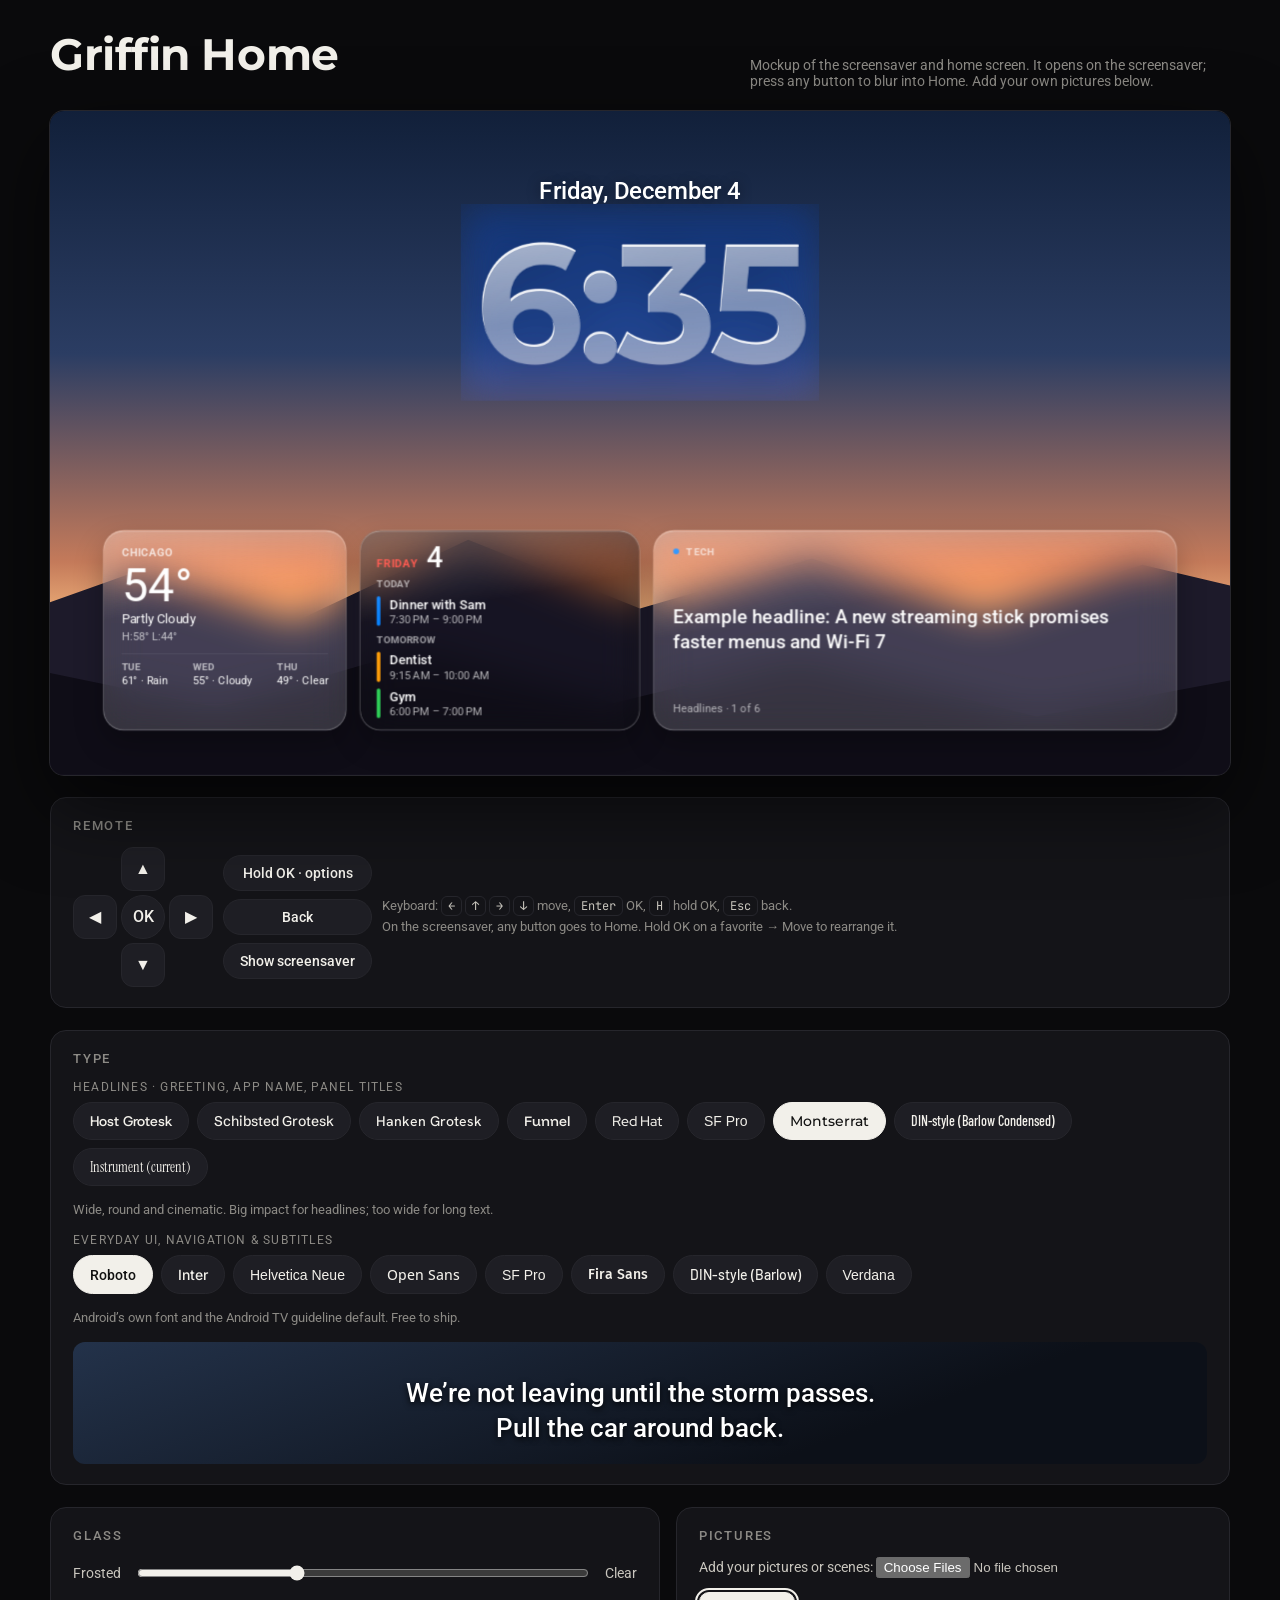
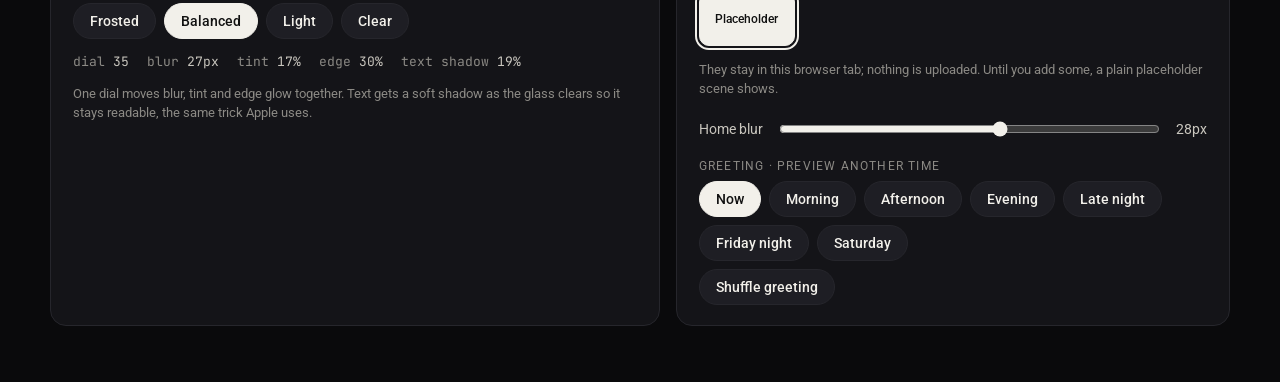
<file: docs/redesign/mockup.html>
<!doctype html>
<html lang="en">
<head>
<meta charset="utf-8">
<meta name="viewport" content="width=device-width, initial-scale=1">
<title>Griffin Home Glass</title>
<link rel="stylesheet" href="https://fonts.googleapis.com/css2?family=Host+Grotesk:wght@400;500;600;700&family=Schibsted+Grotesk:wght@400;500;600;700&family=Hanken+Grotesk:wght@400;500;600;700&family=Funnel+Display:wght@500;600;700&family=Funnel+Sans:wght@400;500;600&family=Red+Hat+Display:wght@500;700&family=Red+Hat+Text:wght@400;500;600&family=Instrument+Sans:wght@400;500;600&family=Instrument+Serif&family=Roboto:wght@400;500;700&family=Inter:wght@400;500;600;700&family=Open+Sans:wght@400;500;600;700&family=Fira+Sans:wght@400;500;600;700&family=Montserrat:wght@500;600;700;800&family=Barlow:wght@400;500;600&family=Barlow+Condensed:wght@500;600;700&family=JetBrains+Mono:wght@400&display=swap">
</head>
<body>
<style>
/* Layout: a 16:9 TV frame (1600x900 stage, scaled) on top, the controls you'd find in Settings underneath. Single dark look on purpose: it's a TV. */
:root {
  --room: #0A0A0C;
  --panel: #141418;
  --line: #26262C;
  --ink: #F2F0EA;
  --ink-2: #C9C6BE;
  --faint: #8C8A85;
  --accent: #F2F0EA;
  --serif: 'Instrument Serif', Georgia, serif;
  --sans: 'Instrument Sans', system-ui, sans-serif;
  --mono: 'JetBrains Mono', ui-monospace, monospace;
  /* Type, set by the font picker */
  --display: 'Host Grotesk', system-ui, sans-serif;
  --dw: 600;
  --dls: -.025em;
  color-scheme: dark;

  /* Glass, driven by the slider */
  --blur: 28px;
  --tint: .16;
  --rim: .32;
  --shine: .22;
  --lift: .0;
}
html, body { background: var(--room); color: var(--ink); }
[hidden] { display: none !important; }
body { font-family: var(--sans); padding-block: 24px 48px; padding-left: max(16px, env(safe-area-inset-left, 0px)); padding-right: max(16px, env(safe-area-inset-right, 0px)); }
.wrap { max-width: 1180px; margin: 0 auto; display: flex; flex-direction: column; gap: 22px; }
header.page { display: flex; flex-wrap: wrap; align-items: baseline; justify-content: space-between; gap: 8px 24px; }
header.page h1 { margin: 0; font-family: var(--display); font-weight: var(--dw); letter-spacing: var(--dls); font-size: clamp(30px, 5vw, 44px); line-height: 1; }
header.page p { margin: 0; color: var(--faint); font-size: 14px; max-width: 60ch; }

/* ---- TV ---- */
.tv { position: relative; width: 100%; aspect-ratio: 16 / 9; max-width: 100%; border-radius: 14px; overflow: hidden; background: #000; box-shadow: 0 0 0 1px var(--line), 0 30px 80px rgba(0,0,0,.6); }
.stage { position: absolute; left: 0; top: 0; width: 1600px; height: 900px; transform-origin: 0 0; overflow: hidden; }
.wall { position: absolute; inset: 0; transition: filter 900ms cubic-bezier(.2,.8,.2,1), transform 900ms cubic-bezier(.2,.8,.2,1); }
/* Lock screen → home: the same picture, sharp on the screensaver, blurred and dimmed behind Home (like an iPhone wallpaper pair). */
.stage.awake .wall { filter: blur(var(--homeBlur, 28px)) brightness(.72) saturate(1.25); transform: scale(1.08); }
.scene { position: absolute; inset: -6%; background: center / cover no-repeat; }
.scene .sky { position: absolute; inset: 0; background: linear-gradient(to bottom, #0d1b33 0%, #2b3d63 38%, #c47a5a 66%, #f0b27a 74%, #2a2230 75%); }
.scene .ridge { position: absolute; left: 0; right: 0; bottom: 0; }
.scene .r1 { height: 42%; background: #1d1a2a; clip-path: polygon(0 40%, 12% 22%, 24% 38%, 37% 12%, 50% 34%, 63% 18%, 76% 36%, 88% 20%, 100% 32%, 100% 100%, 0 100%); }
.scene .r2 { height: 30%; background: #0f0d17; clip-path: polygon(0 30%, 18% 52%, 33% 26%, 48% 50%, 62% 30%, 80% 56%, 100% 34%, 100% 100%, 0 100%); }
.scene.photo .sky, .scene.photo .ridge { display: none; }
.homeui { position: absolute; inset: 0; transition: opacity 450ms ease, transform 600ms cubic-bezier(.2,.8,.2,1); }
.stage:not(.awake) .homeui { opacity: 0; transform: scale(1.03); pointer-events: none; }
.stage:not(.awake) .shade { opacity: 0; }

/* ---- Screensaver ---- */
.saver { position: absolute; inset: 0; color: #fff; transition: opacity 400ms ease, transform 600ms cubic-bezier(.2,.8,.2,1); }
.stage.awake .saver { opacity: 0; transform: translateY(-30px); pointer-events: none; }
.sv-date { position: absolute; top: 92px; left: 0; right: 0; text-align: center; font: 500 32px/1 var(--sans); text-shadow: 0 2px 18px rgba(0,0,0,.45); }
.sv-time { position: absolute; top: 126px; left: 0; right: 0; height: 270px; font-family: var(--display); font-weight: 700; font-size: 230px; line-height: 1; letter-spacing: -.035em; }
/* Frosted-glass digits: the picture blurred through the numbers, a soft shadow behind, a bright rim on top.
   Each layer is masked to the clock's shape, drawn on a canvas so the glass follows the exact glyphs. */
.sv-time .layer { position: absolute; left: 50%; top: 0; transform: translateX(-50%); -webkit-mask-size: 100% 100%; mask-size: 100% 100%; -webkit-mask-repeat: no-repeat; mask-repeat: no-repeat; }
.sv-time .shadow { background: rgba(0,0,0,.16); filter: blur(22px); top: 6px; }
.sv-time .frost { -webkit-backdrop-filter: blur(calc(var(--blur) * .8 + 6px)) saturate(1.8) brightness(1.18); backdrop-filter: blur(calc(var(--blur) * .8 + 6px)) saturate(1.8) brightness(1.18);
  background: linear-gradient(175deg, rgba(255,255,255,calc(var(--tint) + .55)) 0%, rgba(255,255,255,calc(var(--tint) + .26)) 55%, rgba(255,255,255,calc(var(--tint) + .34)) 100%); }
.sv-time .rim { background: rgba(255,255,255,.85); }
.sv-time .plain { position: absolute; inset: 0; text-align: center; color: rgba(255,255,255,.9); }
.sv-row { position: absolute; left: 72px; right: 72px; bottom: 60px; display: flex; align-items: stretch; gap: 18px; }
.sv-wx { width: 330px; box-sizing: border-box; padding: 20px 24px; border-radius: 28px; display: flex; flex-direction: column; gap: 4px; font-family: var(--sans); background: rgba(16,16,20,calc(var(--tint) + .3)); }
.sv-wx .city { font-size: 15px; font-weight: 700; letter-spacing: .04em; color: rgba(255,255,255,.75); }
.sv-wx .now { font-size: 64px; font-weight: 400; line-height: 1; }
.sv-wx .cond { font-size: 17px; }
.sv-wx .hl { font-size: 15px; color: rgba(255,255,255,.7); }
.sv-wx .days { display: flex; justify-content: space-between; margin-top: 10px; padding-top: 10px; border-top: 1px solid rgba(255,255,255,.15); font-size: 15px; }
.sv-wx .days span b { display: block; font-size: 13px; font-weight: 700; color: rgba(255,255,255,.65); letter-spacing: .06em; text-transform: uppercase; margin-bottom: 2px; }
.sv-news { flex: 1; min-width: 0; box-sizing: border-box; padding: 20px 26px; border-radius: 28px; display: flex; flex-direction: column; justify-content: space-between; gap: 10px; font-family: var(--sans); background: rgba(16,16,20,calc(var(--tint) + .3)); }
.sv-news .src { font-size: 14px; font-weight: 700; letter-spacing: .06em; text-transform: uppercase; color: rgba(255,255,255,.7); display: flex; gap: 10px; align-items: center; }
.sv-news .src i { width: 8px; height: 8px; border-radius: 50%; background: #FF453A; }
.sv-news .hl { font-size: 26px; font-weight: 500; line-height: 1.3; transition: opacity 500ms ease; }
.sv-news .more { font-size: 15px; color: rgba(255,255,255,.65); }
.sv-hint { position: absolute; left: 0; right: 0; top: 380px; text-align: center; font: 500 16px var(--sans); color: rgba(255,255,255,.6); letter-spacing: .04em; }
.thumbs { display: flex; flex-wrap: wrap; gap: 8px; }
.thumbs button { width: 96px; height: 54px; padding: 0; border-radius: 10px; background: center / cover no-repeat #222; }
.thumbs button[aria-pressed=true] { outline: 2px solid var(--accent); outline-offset: 2px; }
.file { font: 14px var(--sans); color: var(--ink-2); }
.wall .drift { position: absolute; inset: -6%; animation: drift 40s ease-in-out infinite alternate; }
@keyframes drift { from { transform: scale(1.02) translate(-1%, 0); } to { transform: scale(1.08) translate(1.5%, -1%); } }
.shade { position: absolute; inset: 0; background: linear-gradient(to top, rgba(0,0,0,.55), rgba(0,0,0,0) 55%), linear-gradient(to right, rgba(0,0,0,.35), rgba(0,0,0,0) 50%); }

.glass {
  position: relative;
  background: rgba(255,255,255,var(--tint));
  -webkit-backdrop-filter: blur(var(--blur)) saturate(1.6);
  backdrop-filter: blur(var(--blur)) saturate(1.6);
  border: 1px solid rgba(255,255,255,var(--rim));
  box-shadow: inset 0 1px 0 rgba(255,255,255,calc(var(--shine) * 2)), inset 0 -1px 0 rgba(255,255,255,calc(var(--shine) * .4)), 0 18px 40px rgba(0,0,0,.28);
}
/* Specular sheen across the top of every glass piece */
.glass::before { content: ''; position: absolute; inset: 0; border-radius: inherit; pointer-events: none;
  background: linear-gradient(170deg, rgba(255,255,255,var(--shine)) 0%, rgba(255,255,255,0) 38%); }
.txt { text-shadow: 0 1px 12px rgba(0,0,0,var(--lift)); }

.top { position: absolute; left: 72px; right: 72px; top: 52px; display: flex; justify-content: space-between; align-items: flex-start; gap: 28px; }
.greetBox { flex: 1 1 auto; min-width: 0; display: flex; flex-direction: column; gap: 10px; }
.greet { font-family: var(--display); font-weight: var(--dw); letter-spacing: var(--dls); font-size: 38px; line-height: 1.12; color: #fff; text-wrap: balance; }
.greetSub { font-family: var(--sans); font-size: 21px; line-height: 1.3; color: rgba(255,255,255,.82); }
.tabs { display: flex; gap: 4px; padding: 6px; border-radius: 999px; }
.tabs span { padding: 12px 26px; border-radius: 999px; font-size: 19px; font-weight: 500; color: rgba(255,255,255,.85); }
.tabs span.on { background: rgba(255,255,255,.92); color: #111; }
.clock { display: flex; align-items: center; gap: 18px; padding: 14px 24px; border-radius: 999px; font-size: 19px; color: rgba(255,255,255,.9); }
/* Wi-Fi: arcs light up with signal strength; dimmed arcs with a slash when offline. */
.wifi { all: unset; display: inline-flex; cursor: pointer; margin-left: -4px; }
.wifi svg { width: 26px; height: 26px; overflow: visible; }
.wifi path { fill: none; stroke: #fff; stroke-width: 2.4; stroke-linecap: round; transition: opacity 200ms; }
.wifi circle { fill: #fff; transition: opacity 200ms; }
.wifi .slash { opacity: 0; stroke-width: 2.2; }
.wifi[data-level="2"] .a3, .wifi[data-level="1"] .a3, .wifi[data-level="1"] .a2 { opacity: .28; }
.wifi[data-level="0"] .a3, .wifi[data-level="0"] .a2, .wifi[data-level="0"] .a1, .wifi[data-level="0"] .a0 { opacity: .28; }
.wifi[data-level="0"] .slash { opacity: 1; }
.clock b { font-weight: 600; font-size: 22px; color: #fff; font-variant-numeric: tabular-nums; }
.clock i { font-style: normal; color: rgba(255,255,255,.7); }

.hero { position: absolute; left: 72px; right: 72px; bottom: 412px; display: flex; justify-content: space-between; align-items: flex-end; }
.kicker { font-size: 16px; letter-spacing: .14em; text-transform: uppercase; color: rgba(255,255,255,.78); margin-bottom: 12px; display: flex; align-items: center; gap: 12px; }
.kicker .dot { width: 11px; height: 11px; border-radius: 50%; }
.hero h2 { margin: 0; font-family: var(--display); font-weight: var(--dw); letter-spacing: var(--dls); font-size: 120px; line-height: 1; color: #fff; }
.widgets { display: flex; align-items: stretch; gap: 16px; }
.forecast { display: flex; flex-direction: column; justify-content: space-between; gap: 10px; }
/* Calendar widget, after Apple's Up Next: red weekday, big date, events with calendar-color bars. */
.cal { width: 380px; box-sizing: border-box; padding: 18px 22px 16px; border-radius: 28px; color: #fff; display: flex; flex-direction: column; gap: 9px; font-family: var(--sans); background: rgba(16,16,20,calc(var(--tint) + .34)); }
.cal .head { display: flex; align-items: baseline; gap: 12px; }
.cal .dow { font-size: 15px; font-weight: 700; letter-spacing: .06em; text-transform: uppercase; color: #FF453A; }
.cal .num { font-size: 40px; font-weight: 500; line-height: .9; font-variant-numeric: tabular-nums; }
.cal .group { font-size: 13px; font-weight: 700; letter-spacing: .06em; text-transform: uppercase; color: rgba(255,255,255,.6); margin-top: 2px; }
.cal .ev { display: grid; grid-template-columns: 5px 1fr; gap: 12px; align-items: stretch; }
.cal .ev i { border-radius: 3px; }
.cal .ev b { display: block; font-size: 18px; font-weight: 500; line-height: 1.25; white-space: nowrap; overflow: hidden; text-overflow: ellipsis; }
.cal .ev span { display: block; font-size: 15px; color: rgba(255,255,255,.7); font-variant-numeric: tabular-nums; }
.cal .none { font-size: 16px; color: rgba(255,255,255,.7); }
.fday { width: 270px; flex: 1; box-sizing: border-box; padding: 0 20px; border-radius: 20px; display: grid; grid-template-columns: 52px 112px 1fr; align-items: center; color: #fff; font-family: var(--sans); }
.fday small { font-size: 14px; letter-spacing: .12em; text-transform: uppercase; color: rgba(255,255,255,.75); }
.fday b { font-size: 26px; font-weight: 500; font-variant-numeric: tabular-nums; }
.fday b i { font-style: normal; font-size: 18px; color: rgba(255,255,255,.65); margin-left: 6px; }
.fday span { font-size: 15px; color: rgba(255,255,255,.75); white-space: nowrap; text-align: right; }

.scroll { position: absolute; left: 0; right: 0; top: 520px; transition: transform 360ms cubic-bezier(.2,.8,.2,1); }
.hero { transition: opacity 300ms ease; }
.stage.down .hero { opacity: 0; }
.stage.down .shade { background: rgba(0,0,0,.45); }
.shade { transition: background 400ms ease; }
.shelf { padding: 0 0 0 72px; height: 284px; transition: opacity 300ms ease; }
.shelf .label { font-size: 15px; letter-spacing: .14em; text-transform: uppercase; color: rgba(255,255,255,.75); margin-bottom: 18px; }
.row { display: flex; gap: 36px; transition: transform 300ms cubic-bezier(.2,.8,.2,1); }
.tile.sys { justify-content: flex-end; }
.tile.moving { animation: jiggle 240ms ease-in-out infinite alternate; }
@keyframes jiggle { from { transform: translateY(-8px) scale(1.12) rotate(-1.5deg); } to { transform: translateY(-8px) scale(1.12) rotate(1.5deg); } }
.caption { margin-top: 16px; font-size: 18px; color: rgba(255,255,255,.8); }

.sheet { position: absolute; inset: 0; display: flex; justify-content: flex-end; background: rgba(0,0,0,.25); opacity: 0; pointer-events: none; transition: opacity 220ms ease; }
.sheet.on { opacity: 1; pointer-events: auto; }
.panel { width: 540px; margin: 28px; border-radius: 40px; padding: 36px 44px; box-sizing: border-box; display: flex; flex-direction: column; justify-content: center; gap: 10px; color: #fff;
  transform: translateX(40px); transition: transform 280ms cubic-bezier(.2,.8,.2,1); }
.sheet.on .panel { transform: none; }
.panel .eyebrow { font-size: 15px; letter-spacing: .14em; text-transform: uppercase; color: rgba(255,255,255,.75); }
.panel h4 { margin: 0 0 12px; font-family: var(--display); font-weight: var(--dw); letter-spacing: var(--dls); font-size: 64px; line-height: 1; }
.opt { padding: 15px 24px; border-radius: 999px; font-size: 22px; font-weight: 500; background: rgba(255,255,255,.08); transition: background 150ms, color 150ms, transform 200ms; }
.opt.focus { background: rgba(255,255,255,.92); color: #111; transform: scale(1.03); }
.panel .tip { margin: -6px 0 14px; padding: 16px 20px; border-radius: 20px; background: rgba(255,255,255,.1); font: 18px/1.4 var(--sans); color: rgba(255,255,255,.88); }
.panel .tip b { display: block; font-size: 13px; letter-spacing: .1em; text-transform: uppercase; color: rgba(255,255,255,.6); margin-bottom: 4px; }
.panel .hint { margin-top: 14px; font-size: 16px; color: rgba(255,255,255,.65); }

.remote { display: flex; flex-wrap: wrap; align-items: center; gap: 10px; }
.pad { display: grid; grid-template-columns: repeat(3, 44px); grid-template-rows: repeat(3, 44px); gap: 4px; }
.pad button { padding: 0; width: 44px; height: 44px; border-radius: 12px; font-size: 16px; }
.pad .ok { border-radius: 50%; }
.keys { font-size: 13px; color: var(--faint); line-height: 1.6; }
.keys kbd { font: 12px var(--mono); border: 1px solid var(--line); border-radius: 6px; padding: 1px 6px; color: var(--ink-2); }
.tile { flex: none; width: 288px; height: 164px; border-radius: 30px; display: flex; flex-direction: column; justify-content: space-between; padding: 20px 22px; box-sizing: border-box; color: #fff; font-size: 20px; font-weight: 500;
  transition: transform 260ms cubic-bezier(.2,.8,.2,1), box-shadow 260ms ease; }
.tile .mark { width: 34px; height: 34px; border-radius: 10px; }
.top .clock, .top .tabs { flex: none; white-space: nowrap; }

/* App icon tiles: the app's own colors and mark, with the glass rim and sheen on top. */
.tile.app { padding: 0; align-items: center; justify-content: center; -webkit-backdrop-filter: none; backdrop-filter: none; border-color: rgba(255,255,255,calc(var(--rim) * .9)); }
.tile.app .logo { width: 116px; height: 116px; display: block; }
.tile.app .word.long { font-size: 38px; }
.tile.app .word { font: 700 50px/1 var(--sans); letter-spacing: -.02em; white-space: nowrap; }
.tile.app .tname { bottom: -46px; }
.tile.focus { transform: translateY(-8px) scale(1.12); box-shadow: inset 0 1px 0 rgba(255,255,255,.7), 0 28px 50px rgba(0,0,0,.45); border-color: rgba(255,255,255,.7); }
.tile.focus::after { content: ''; position: absolute; inset: 0; border-radius: inherit; pointer-events: none;
  background: linear-gradient(115deg, rgba(255,255,255,0) 30%, rgba(255,255,255,.28) 48%, rgba(255,255,255,0) 66%); animation: sheen 1.1s ease-out both; }
@keyframes sheen { from { transform: translateX(-60%); opacity: 1; } to { transform: translateX(60%); opacity: 0; } }
.tname { position: absolute; left: 0; right: 0; bottom: -44px; text-align: center; font-size: 18px; color: #fff; opacity: 0; transition: opacity 200ms; }
.tile.focus .tname { opacity: 1; }

/* ---- Controls ---- */
.controls { display: grid; grid-template-columns: minmax(0, 1.1fr) minmax(0, 1fr); gap: 16px; }
@media (max-width: 760px) { .controls { grid-template-columns: minmax(0, 1fr); } }
.card { background: var(--panel); border: 1px solid var(--line); border-radius: 16px; padding: 20px 22px; display: flex; flex-direction: column; gap: 14px; min-width: 0; }
.card h3 { margin: 0; font-size: 13px; letter-spacing: .14em; text-transform: uppercase; color: var(--faint); font-weight: 500; }
.dial { display: flex; align-items: center; gap: 14px; }
.dial span { font-size: 14px; color: var(--ink-2); white-space: nowrap; }
input[type=range] { flex: 1; min-width: 0; accent-color: var(--accent); height: 28px; }
.readout { font: 13px var(--mono); color: var(--faint); display: flex; flex-wrap: wrap; gap: 6px 18px; }
.readout b { color: var(--ink-2); font-weight: 400; }
.presets { display: flex; flex-wrap: wrap; gap: 8px; }
button { font: 500 14px var(--sans); color: var(--ink); background: #1E1E24; border: 1px solid var(--line); border-radius: 999px; padding: 9px 16px; cursor: pointer; }
button:hover { border-color: #44444C; }
button:focus-visible, input:focus-visible { outline: 2px solid var(--accent); outline-offset: 2px; }
button[aria-pressed=true] { background: var(--accent); color: #111; border-color: var(--accent); }
.walls { display: flex; flex-direction: column; gap: 12px; }
.group { display: flex; flex-direction: column; gap: 8px; }
.group small { font-size: 12px; color: var(--faint); letter-spacing: .1em; text-transform: uppercase; }
.chips { display: flex; flex-wrap: wrap; gap: 8px; }
.chip { display: inline-flex; align-items: center; gap: 8px; padding: 6px 14px 6px 6px; }
.chip i { width: 26px; height: 26px; border-radius: 50%; display: inline-block; flex: none; }
.note { font-size: 13px; color: var(--faint); line-height: 1.5; margin: 0; }
.hint { font-size: 13px; color: var(--faint); }
.subs { border-radius: 12px; padding: 34px 16px 18px; text-align: center; background: linear-gradient(160deg, #23324a, #0c1018 70%); }
.subs span { display: inline-block; font-family: var(--sans); font-size: clamp(18px, 2.6vw, 26px); font-weight: 500; line-height: 1.35; color: #fff; text-shadow: 0 2px 6px rgba(0,0,0,.9); }
.stage.bigtext .greetSub { font-size: 24px; } .stage.bigtext .clock { font-size: 22px; } .stage.bigtext .cal .ev b { font-size: 20px; } .stage.bigtext .tname { font-size: 21px; }
.stage.bigtext .srow2 .l { font-size: 24px; }
.stage.bigtext .srow2 .s { font-size: 17px; }
/* ---- Settings screen (tvOS-style: categories left, settings right) ---- */
.setscreen { position: absolute; inset: 0; display: none; color: #fff; }
.stage.awake.insettings .setscreen { display: block; animation: setIn 320ms cubic-bezier(.2,.8,.2,1); }
@keyframes setIn { from { opacity: 0; transform: scale(1.02); } to { opacity: 1; transform: none; } }
.stage.insettings .homeui { opacity: 0; pointer-events: none; }
.stage.awake.insettings .wall { filter: blur(calc(var(--homeBlur, 28px) + 14px)) brightness(.58) saturate(1.2); }
.set-title { position: absolute; left: 72px; top: 54px; font-family: var(--display); font-weight: var(--dw); letter-spacing: var(--dls); font-size: 60px; line-height: 1; }
.set-cats { position: absolute; left: 72px; top: 150px; bottom: 56px; width: 392px; box-sizing: border-box; padding: 14px; border-radius: 36px; display: flex; flex-direction: column; gap: 4px; }
.set-cat { display: flex; align-items: center; gap: 14px; padding: 12px 18px; border-radius: 999px; font: 500 21px var(--sans); transition: background 150ms, color 150ms; }
.set-cat i { width: 30px; height: 30px; border-radius: 9px; flex: none; box-shadow: inset 0 1px 0 rgba(255,255,255,.35); }
.set-cat.sel { background: rgba(255,255,255,.14); }
.set-cat.focus { background: rgba(255,255,255,.92); color: #111; }
.set-detail { position: absolute; left: 492px; right: 72px; top: 54px; bottom: 56px; box-sizing: border-box; padding: 34px 40px; border-radius: 40px; overflow: hidden; }
.set-detail h3 { margin: 0; font-family: var(--display); font-weight: var(--dw); letter-spacing: var(--dls); font-size: 42px; line-height: 1.1; }
.set-detail .lede { margin: 6px 0 18px; font: 17px/1.4 var(--sans); color: rgba(255,255,255,.7); }
.set-view { position: absolute; left: 40px; right: 40px; top: 128px; bottom: 30px; overflow: hidden; }
.set-rows { display: flex; flex-direction: column; gap: 8px; transition: transform 260ms cubic-bezier(.2,.8,.2,1); }
.set-tip { padding: 14px 20px; border-radius: 20px; background: rgba(255,255,255,.1); font: 18px/1.4 var(--sans); color: rgba(255,255,255,.88); margin-bottom: 4px; }
.set-tip b { display: block; font-size: 13px; letter-spacing: .1em; text-transform: uppercase; color: rgba(255,255,255,.6); margin-bottom: 3px; }
.set-sec { font: 700 13px var(--sans); letter-spacing: .1em; text-transform: uppercase; color: rgba(255,255,255,.55); margin: 10px 0 0 6px; }
.srow2 { display: flex; align-items: center; justify-content: space-between; gap: 20px; min-height: 62px; box-sizing: border-box; padding: 10px 22px; border-radius: 22px; background: rgba(255,255,255,.07); transition: background 150ms, color 150ms, transform 180ms; }
.srow2 .l { font: 500 21px var(--sans); display: flex; align-items: center; gap: 10px; }
.srow2 .l i { width: 12px; height: 12px; border-radius: 50%; }
.srow2 .s { font: 15px var(--sans); color: rgba(255,255,255,.62); margin-top: 3px; }
.srow2 .v { font: 500 19px var(--sans); color: rgba(255,255,255,.85); white-space: nowrap; display: flex; align-items: center; gap: 10px; }
.srow2 .chev { opacity: 0; font-size: 16px; }
.srow2.focus { background: rgba(255,255,255,.92); color: #111; transform: scale(1.01); }
.srow2.focus .s { color: rgba(0,0,0,.55); }
.srow2.focus .v { color: #111; }
.srow2.focus .chev { opacity: .55; }
.switch { width: 54px; height: 32px; border-radius: 999px; background: rgba(255,255,255,.25); position: relative; transition: background 200ms; flex: none; }
.switch::after { content: ''; position: absolute; top: 3px; left: 3px; width: 26px; height: 26px; border-radius: 50%; background: #fff; box-shadow: 0 1px 3px rgba(0,0,0,.3); transition: transform 200ms; }
.switch.on { background: #30D158; }
.switch.on::after { transform: translateX(22px); }
.srow2.focus .switch:not(.on) { background: rgba(0,0,0,.2); }
.set-toast { position: absolute; left: 40px; right: 40px; bottom: 26px; padding: 14px 20px; border-radius: 18px; background: rgba(0,0,0,.45); font: 17px var(--sans); opacity: 0; transform: translateY(8px); transition: opacity 250ms, transform 250ms; pointer-events: none; }
.set-toast.on { opacity: 1; transform: none; }

@media (prefers-reduced-motion: reduce) { .wall .drift, .tile.focus::after { animation: none; } .wall, .homeui, .saver { transition: none; } .tile { transition: none; } }
</style>

<div class="wrap">
  <header class="page">
    <h1>Griffin Home</h1>
    <p>Mockup of the screensaver and home screen. It opens on the screensaver; press any button to blur into Home. Add your own pictures below.</p>
  </header>

  <div class="tv" id="tv">
    <div class="stage" id="stage">
      <div class="wall" id="wall"><div class="scene drift" id="scene"><div class="sky"></div><div class="ridge r1"></div><div class="ridge r2"></div></div></div>
      <div class="shade"></div>

      <div class="saver" id="saver">
        <div class="sv-date" id="svDate"></div>
        <div class="sv-time" id="svTime"></div>
        <div class="sv-row">
          <div class="sv-wx glass" id="svWx"></div>
          <div class="cal glass" id="svCal" aria-label="Calendar"></div>
          <div class="sv-news glass" id="svNews">
            <div class="src"><i></i><span id="newsSrc"></span></div>
            <div class="hl" id="newsHl"></div>
            <div class="more" id="newsMore"></div>
          </div>
        </div>
      </div>

      <div class="homeui">

      <div class="top">
        <div class="greetBox txt"><span class="greet" id="greet">Welcome back, Griffin</span><span class="greetSub" id="greetSub"></span></div>
        <div class="tabs glass"><span class="on">Home</span><span>Apps</span><span>Claude</span><span>Settings</span></div>
        <div class="clock glass txt"><i>54° partly cloudy · Chicago</i><span id="date">Monday, Oct 26</span><b id="time">7:42 PM</b><button class="wifi" id="wifi" type="button" aria-label="Wi-Fi: strong signal" title="Click to preview other signal levels"><svg viewBox="0 0 24 24" aria-hidden="true"><path class="a3" d="M2.6 9.2a13.4 13.4 0 0 1 18.8 0"/><path class="a2" d="M5.7 12.4a9 9 0 0 1 12.6 0"/><path class="a1" d="M8.8 15.6a4.6 4.6 0 0 1 6.4 0"/><circle class="a0" cx="12" cy="19" r="1.7"/><path class="slash" d="M4 4l16 16"/></svg></button></div>
      </div>

      <div class="hero">
        <div class="txt">
          <div class="kicker"><span class="dot" id="heroDot"></span><span id="heroKicker">Favorite</span></div>
          <h2 id="heroTitle">Netflix</h2>
          <div class="caption" id="heroCaption"></div>
        </div>
        <div class="widgets">
        <div class="forecast">
          <div class="fday glass txt"><small>Tue</small><b>61°<i>47°</i></b><span>light rain</span></div>
          <div class="fday glass txt"><small>Wed</small><b>55°<i>40°</i></b><span>overcast</span></div>
          <div class="fday glass txt"><small>Thu</small><b>49°<i>36°</i></b><span>clear</span></div>
        </div>
        <div class="cal glass txt" id="cal" aria-label="Calendar"></div>
        </div>
      </div>

      <div class="scroll" id="scroll"></div>

      <div class="sheet" id="sheet">
        <div class="panel glass">
          <div class="eyebrow" id="sheetKicker">Favorite</div>
          <h4 id="sheetTitle">Netflix</h4>
          <div class="tip" id="sheetTip" hidden><b>Tip</b>Hold OK on any app for options: open, move, remove from Favorites, or hide it.</div>
          <div id="sheetList" style="display:flex;flex-direction:column;gap:12px"></div>
          <div class="hint">Back to close</div>
        </div>
      </div>

      </div>
    </div>
  </div>

  <div class="card">
    <h3>Remote</h3>
    <div class="remote">
      <div class="pad" aria-label="D-pad">
        <span></span><button data-k="up" aria-label="Up">▲</button><span></span>
        <button data-k="left" aria-label="Left">◀</button><button data-k="ok" class="ok" aria-label="OK">OK</button><button data-k="right" aria-label="Right">▶</button>
        <span></span><button data-k="down" aria-label="Down">▼</button><span></span>
      </div>
      <div style="display:flex;flex-direction:column;gap:8px">
        <button data-k="hold">Hold OK · options</button>
        <button data-k="back">Back</button>
        <button id="sleep">Show screensaver</button>
      </div>
      <div class="keys">Keyboard: <kbd>←</kbd> <kbd>↑</kbd> <kbd>→</kbd> <kbd>↓</kbd> move, <kbd>Enter</kbd> OK, <kbd>H</kbd> hold OK, <kbd>Esc</kbd> back.<br>On the screensaver, any button goes to Home. Hold OK on a favorite → Move to rearrange it.</div>
    </div>
  </div>

  <section class="card" aria-labelledby="typeH">
    <h3 id="typeH">Type</h3>
    <div class="group"><small>Headlines · greeting, app name, panel titles</small><div class="chips" id="fonts"></div></div>
    <p class="note" id="fontNote"></p>
    <div class="group"><small>Everyday UI, navigation &amp; subtitles</small><div class="chips" id="uiFonts"></div></div>
    <p class="note" id="uiNote"></p>
    <div class="subs" aria-label="Subtitle preview"><span id="subLine">We’re not leaving until the storm passes.<br>Pull the car around back.</span></div>
  </section>

  <div class="controls">
    <section class="card" aria-labelledby="glassH">
      <h3 id="glassH">Glass</h3>
      <div class="dial">
        <span>Frosted</span>
        <input type="range" id="glass" min="0" max="100" value="35" aria-label="Glass, from frosted to clear">
        <span>Clear</span>
      </div>
      <div class="presets">
        <button data-p="0">Frosted</button>
        <button data-p="35">Balanced</button>
        <button data-p="70">Light</button>
        <button data-p="100">Clear</button>
      </div>
      <div class="readout" id="readout"></div>
      <p class="note">One dial moves blur, tint and edge glow together. Text gets a soft shadow as the glass clears so it stays readable, the same trick Apple uses.</p>
    </section>

    <section class="card" aria-labelledby="wallH">
      <h3 id="wallH">Pictures</h3>
      <label class="file" for="pics">Add your pictures or scenes: <input type="file" id="pics" accept="image/*" multiple></label>
      <div class="thumbs" id="thumbs"></div>
      <p class="note">They stay in this browser tab; nothing is uploaded. Until you add some, a plain placeholder scene shows.</p>
      <div class="dial"><span>Home blur</span><input type="range" id="homeBlur" min="0" max="48" value="28" aria-label="How much the picture blurs behind Home"><span id="homeBlurV">28px</span></div>
      <div class="group"><small>Greeting · preview another time</small>
        <div class="presets" id="when">
          <button data-w="now">Now</button><button data-w="morning">Morning</button><button data-w="afternoon">Afternoon</button>
          <button data-w="evening">Evening</button><button data-w="late">Late night</button><button data-w="friday">Friday night</button><button data-w="saturday">Saturday</button>
        </div>
        <div class="presets"><button id="shuffle">Shuffle greeting</button></div>
      </div>
    </section>
  </div>
</div>

<script>
(function () {
  // App icons: brand marks from Simple Icons (CC0) on each app's own icon colors. Apps without a mark
  // there get a wordmark. On the TV, Griffin Home uses the icon each installed app ships with instead.
  var LOGOS = {"Netflix": "m5.398 0 8.348 23.602c2.346.059 4.856.398 4.856.398L10.113 0H5.398zm8.489 0v9.172l4.715 13.33V0h-4.715zM5.398 1.5V24c1.873-.225 2.81-.312 4.715-.398V14.83L5.398 1.5z", "YouTube": "M23.498 6.186a3.016 3.016 0 0 0-2.122-2.136C19.505 3.545 12 3.545 12 3.545s-7.505 0-9.377.505A3.017 3.017 0 0 0 .502 6.186C0 8.07 0 12 0 12s0 3.93.502 5.814a3.016 3.016 0 0 0 2.122 2.136c1.871.505 9.376.505 9.376.505s7.505 0 9.377-.505a3.015 3.015 0 0 0 2.122-2.136C24 15.93 24 12 24 12s0-3.93-.502-5.814zM9.545 15.568V8.432L15.818 12l-6.273 3.568z", "Apple TV": "M20.57 17.735h-1.815l-3.34-9.203h1.633l2.02 5.987c.075.231.273.9.586 2.012l.297-.997.33-1.006 2.094-6.004H24zm-5.344-.066a5.76 5.76 0 0 1-1.55.207c-1.23 0-1.84-.693-1.84-2.087V9.646h-1.063V8.532h1.121V7.081l1.476-.602v2.062h1.707v1.113H13.38v5.805c0 .446.074.75.214.932.14.182.396.264.75.264.207 0 .495-.041.883-.115zm-7.29-5.343c.017 1.764 1.55 2.358 1.567 2.366-.017.042-.248.842-.808 1.658-.487.71-.99 1.418-1.79 1.435-.783.016-1.03-.462-1.93-.462-.89 0-1.17.445-1.913.478-.758.025-1.344-.775-1.838-1.484-.998-1.451-1.765-4.098-.734-5.88.51-.89 1.426-1.451 2.416-1.46.75-.016 1.468.512 1.93.512.461 0 1.327-.627 2.234-.536.38.016 1.452.157 2.136 1.154-.058.033-1.278.743-1.27 2.219M6.468 7.988c.404-.495.685-1.18.61-1.864-.585.025-1.294.388-1.723.883-.38.437-.71 1.138-.619 1.806.652.05 1.328-.338 1.732-.825Z", "HBO Max": "M3.784 8.716c-.655 0-1.32.29-2.173.946v-.78H0v6.236h1.715V11.24c.749-.592 1.091-.78 1.372-.78.333 0 .551.209.551.729v3.928h1.715V11.23c.748-.582 1.081-.769 1.372-.769.333 0 .55.208.55.728v3.928H8.99v-4.53c0-1.403-.8-1.871-1.57-1.871-.654 0-1.32.27-2.192.936-.28-.697-.894-.936-1.444-.936zm8.689 0c-1.705 0-3.118 1.466-3.118 3.284 0 1.82 1.413 3.285 3.118 3.285.842 0 1.57-.312 2.131-.988v.82h1.632V8.883h-1.632v.822c-.561-.676-1.29-.988-2.131-.988zm4.064.166c.707 1.102 1.507 2.09 2.443 3.077a26.593 26.593 0 0 0-2.443 3.16h2.069a13.603 13.603 0 0 1 1.673-2.183 14.067 14.067 0 0 1 1.632 2.182H24a25.142 25.142 0 0 0-2.432-3.16A23.918 23.918 0 0 0 24 8.883h-2.047a14.65 14.65 0 0 1-1.674 2.11 13.357 13.357 0 0 1-1.674-2.11zm-3.804 1.279c1.018 0 1.84.82 1.84 1.84a1.837 1.837 0 0 1-1.84 1.839c-1.019 0-1.84-.82-1.84-1.84 0-1.018.821-1.84 1.84-1.84zm0 .415c-.78 0-1.414.633-1.414 1.423s.634 1.424 1.413 1.424c.78 0 1.414-.634 1.414-1.424s-.634-1.424-1.414-1.424z", "Tubi": "M16.696 15.272v-.752c.4.548 1.107.917 1.934.917 1.475 0 2.28-.956 2.28-2.865 0-1.714-.893-2.858-2.235-2.858-.851 0-1.55.347-1.979.908v-2.06h-2.674v6.71zm1.57-2.614c0 .827-.337 1.275-.827 1.275-.486 0-.837-.452-.837-1.275s.342-1.28.837-1.28c.495 0 .828.452.828 1.28zM6.94 9.988v3.6c0 1.236.754 1.841 1.955 1.841.959 0 1.625-.396 2.028-1.064v.91h2.597V9.989h-2.675v3.14c0 .493-.346.693-.666.693-.321 0-.568-.192-.568-.655V9.989Zm14.39 0H24v5.276h-2.67ZM6.553 11.136c0 .781-.635 1.415-1.42 1.415-.783 0-1.419-.634-1.419-1.415 0-.782.636-1.415 1.42-1.415.784 0 1.42.633 1.42 1.415zM3.49 9.702v2.668c.005.653.327.924.976.924.225 0 .526-.053.672-.166v1.931c-.49.243-.869.378-1.535.378 0 0-.069 0-.18-.006l-.003.006c-1.614 0-2.51-1.035-2.482-2.686v-.47H0V9.99h.92V8.563h2.569Z", "Plex": "M3.987 8.409c-.96 0-1.587.28-2.12.933v-.72H0v8.88s.038.018.127.037c.138.03.821.187 1.331-.249.441-.377.542-.814.542-1.318v-1.283c.533.573 1.147.813 2 .813 1.84 0 3.253-1.493 3.253-3.48 0-2.12-1.36-3.613-3.266-3.613Zm16.748 5.595.406.591c.391.614.894.906 1.492.908.621-.012 1.064-.562 1.226-.755 0 0-.307-.27-.686-.72-.517-.614-1.214-1.755-1.24-1.803l-1.198 1.779Zm-3.205-1.955c0-2.08-1.52-3.64-3.52-3.64s-3.467 1.587-3.467 3.573a3.48 3.48 0 0 0 3.507 3.52c1.413 0 2.626-.84 3.253-2.293h-2.04l-.093.093c-.427.4-.72.533-1.227.533-.787 0-1.373-.506-1.453-1.266h4.986c.04-.214.054-.307.054-.52Zm-7.671-.219c0 .769.11 1.701.868 2.722l.056.069c-.306.526-.742.88-1.248.88-.399 0-.814-.211-1.138-.579a2.177 2.177 0 0 1-.538-1.441V6.409H9.86l-.001 5.421Zm9.283 3.46h-2.39l2.247-3.332-2.247-3.335h2.39l2.248 3.335-2.248 3.332Zm1.593-1.286Zm-17.162-.342c-.933 0-1.68-.773-1.68-1.72s.76-1.666 1.68-1.666c.92 0 1.68.733 1.68 1.68 0 .946-.733 1.706-1.68 1.706Zm18.361-1.974L24 8.622h-2.391l-.87 1.293 1.195 1.773Zm-9.404-.466c.16-.706.72-1.133 1.493-1.133.773 0 1.373.467 1.507 1.133h-3Z", "Spotify": "M12 0C5.4 0 0 5.4 0 12s5.4 12 12 12 12-5.4 12-12S18.66 0 12 0zm5.521 17.34c-.24.359-.66.48-1.021.24-2.82-1.74-6.36-2.101-10.561-1.141-.418.122-.779-.179-.899-.539-.12-.421.18-.78.54-.9 4.56-1.021 8.52-.6 11.64 1.32.42.18.479.659.301 1.02zm1.44-3.3c-.301.42-.841.6-1.262.3-3.239-1.98-8.159-2.58-11.939-1.38-.479.12-1.02-.12-1.14-.6-.12-.48.12-1.021.6-1.141C9.6 9.9 15 10.561 18.72 12.84c.361.181.54.78.241 1.2zm.12-3.36C15.24 8.4 8.82 8.16 5.16 9.301c-.6.179-1.2-.181-1.38-.721-.18-.601.18-1.2.72-1.381 4.26-1.26 11.28-1.02 15.721 1.621.539.3.719 1.02.419 1.56-.299.421-1.02.599-1.559.3z", "Claude": "m4.7144 15.9555 4.7174-2.6471.079-.2307-.079-.1275h-.2307l-.7893-.0486-2.6956-.0729-2.3375-.0971-2.2646-.1214-.5707-.1215-.5343-.7042.0546-.3522.4797-.3218.686.0608 1.5179.1032 2.2767.1578 1.6514.0972 2.4468.255h.3886l.0546-.1579-.1336-.0971-.1032-.0972L6.973 9.8356l-2.55-1.6879-1.3356-.9714-.7225-.4918-.3643-.4614-.1578-1.0078.6557-.7225.8803.0607.2246.0607.8925.686 1.9064 1.4754 2.4893 1.8336.3643.3035.1457-.1032.0182-.0728-.164-.2733-1.3539-2.4467-1.445-2.4893-.6435-1.032-.17-.6194c-.0607-.255-.1032-.4674-.1032-.7285L6.287.1335 6.6997 0l.9957.1336.419.3642.6192 1.4147 1.0018 2.2282 1.5543 3.0296.4553.8985.2429.8318.091.255h.1579v-.1457l.1275-1.706.2368-2.0947.2307-2.6957.0789-.7589.3764-.9107.7468-.4918.5828.2793.4797.686-.0668.4433-.2853 1.8517-.5586 2.9021-.3643 1.9429h.2125l.2429-.2429.9835-1.3053 1.6514-2.0643.7286-.8196.85-.9046.5464-.4311h1.0321l.759 1.1293-.34 1.1657-1.0625 1.3478-.8804 1.1414-1.2628 1.7-.7893 1.36.0729.1093.1882-.0183 2.8535-.607 1.5421-.2794 1.8396-.3157.8318.3886.091.3946-.3278.8075-1.967.4857-2.3072.4614-3.4364.8136-.0425.0304.0486.0607 1.5482.1457.6618.0364h1.621l3.0175.2247.7892.522.4736.6376-.079.4857-1.2142.6193-1.6393-.3886-3.825-.9107-1.3113-.3279h-.1822v.1093l1.0929 1.0686 2.0035 1.8092 2.5075 2.3314.1275.5768-.3218.4554-.34-.0486-2.2039-1.6575-.85-.7468-1.9246-1.621h-.1275v.17l.4432.6496 2.3436 3.5214.1214 1.0807-.17.3521-.6071.2125-.6679-.1214-1.3721-1.9246L14.38 17.959l-1.1414-1.9428-.1397.079-.674 7.2552-.3156.3703-.7286.2793-.6071-.4614-.3218-.7468.3218-1.4753.3886-1.9246.3157-1.53.2853-1.9004.17-.6314-.0121-.0425-.1397.0182-1.4328 1.9672-2.1796 2.9446-1.7243 1.8456-.4128.164-.7164-.3704.0667-.6618.4008-.5889 2.386-3.0357 1.4389-1.882.929-1.0868-.0062-.1579h-.0546l-6.3385 4.1164-1.1293.1457-.4857-.4554.0608-.7467.2307-.2429 1.9064-1.3114Z"};
  var APPS = [
    { name: 'Netflix', color: '#E50914', bg: '#000000', fg: '#E50914' },
    { name: 'YouTube', color: '#FF0000', bg: '#FFFFFF', fg: '#FF0000' },
    { name: 'Apple TV', color: '#C7C7CC', bg: '#000000', fg: '#FFFFFF' },
    { name: 'Peacock', color: '#F5B700', bg: '#000000', fg: '#FFFFFF', word: 'peacock' },
    { name: 'HBO Max', color: '#3D5AFE', bg: 'linear-gradient(140deg, #0A1A6B, #000000 70%)', fg: '#FFFFFF' },
    { name: 'Tubi', color: '#7408FF', bg: '#7408FF', fg: '#FFFFFF' },
    { name: 'Claude', color: '#D97757', bg: '#D97757', fg: '#FFFFFF' }
  ];

  function $(id) { return document.getElementById(id); }
  function load(k, d) { try { var v = localStorage.getItem(k); return v == null ? d : JSON.parse(v); } catch (e) { return d; } }
  function save(k, v) { try { localStorage.setItem(k, JSON.stringify(v)); } catch (e) {} }

  // Fit the 1600x900 stage into the frame.
  var tv = $('tv'), stage = $('stage');
  function fit() { stage.style.transform = 'scale(' + (tv.clientWidth / 1600) + ')'; }
  if (window.ResizeObserver) new ResizeObserver(fit).observe(tv); else window.addEventListener('resize', fit);
  fit();

  // ---- Glass dial ----
  var root = document.documentElement;
  function lerp(a, b, t) { return a + (b - a) * t; }
  function setGlass(v) {
    var t = v / 100;
    var blur = Math.round(lerp(40, 2, t)), tint = lerp(.24, .03, t), rim = lerp(.36, .2, t), shine = lerp(.26, .14, t), lift = lerp(0, .55, t);
    root.style.setProperty('--blur', blur + 'px');
    root.style.setProperty('--tint', tint.toFixed(3));
    root.style.setProperty('--rim', rim.toFixed(3));
    root.style.setProperty('--shine', shine.toFixed(3));
    root.style.setProperty('--lift', lift.toFixed(3));
    $('glass').value = v;
    $('readout').innerHTML = '<span>dial <b>' + v + '</b></span><span>blur <b>' + blur + 'px</b></span><span>tint <b>' + Math.round(tint * 100) + '%</b></span><span>edge <b>' + Math.round(rim * 100) + '%</b></span><span>text shadow <b>' + Math.round(lift * 100) + '%</b></span>';
    document.querySelectorAll('[data-p]').forEach(function (b) { b.setAttribute('aria-pressed', String(+b.dataset.p === +v)); });
    save('glass', v);
  }
  $('glass').addEventListener('input', function () { setGlass(+this.value); });
  document.querySelectorAll('[data-p]').forEach(function (b) { b.addEventListener('click', function () { setGlass(+b.dataset.p); }); });

  // ---- Pictures: yours, or a placeholder scene ----
  var pics = [];
  function setPic(i) {
    var sc = $('scene');
    if (i < 0) { sc.classList.remove('photo'); sc.style.backgroundImage = ''; }
    else { sc.classList.add('photo'); sc.style.backgroundImage = 'url("' + pics[i] + '")'; }
    document.querySelectorAll('#thumbs button').forEach(function (b, j) { b.setAttribute('aria-pressed', String(j - 1 === i)); });
  }
  function drawThumbs() {
    var t = $('thumbs');
    t.innerHTML = '';
    var ph = document.createElement('button');
    ph.textContent = 'Placeholder';
    ph.style.fontSize = '12px';
    ph.addEventListener('click', function () { setPic(-1); });
    t.appendChild(ph);
    pics.forEach(function (u, i) {
      var b = document.createElement('button');
      b.style.backgroundImage = 'url("' + u + '")';
      b.setAttribute('aria-label', 'Picture ' + (i + 1));
      b.addEventListener('click', function () { setPic(i); });
      t.appendChild(b);
    });
  }
  $('pics').addEventListener('change', function () {
    Array.prototype.forEach.call(this.files, function (f) { pics.push(URL.createObjectURL(f)); });
    drawThumbs();
    if (pics.length) setPic(pics.length - 1);
  });
  drawThumbs(); setPic(-1);
  $('homeBlur').addEventListener('input', function () {
    root.style.setProperty('--homeBlur', this.value + 'px');
    $('homeBlurV').textContent = this.value + 'px';
  });

  // ---- Shelves: Favorites, All apps, System ----
  var ALL = APPS.concat([
    { name: 'Pluto TV', color: '#FFF200', bg: '#000000', fg: '#FFF200', word: 'pluto tv' },
    { name: 'Prime Video', color: '#00A8E1', bg: '#00A8E1', fg: '#FFFFFF', word: 'prime video' },
    { name: 'Plex', color: '#EBAF00', bg: '#1F1F1F', fg: '#EBAF00' },
    { name: 'Spotify', color: '#1ED760', bg: '#000000', fg: '#1ED760' },
    { name: 'Crossy Road', color: '#7BD389', bg: '#5CC46E', fg: '#FFFFFF', word: 'Crossy Road' },
    { name: 'Fawesome', color: '#2EC4B6', bg: '#16233A', fg: '#2EC4B6', word: 'fawesome' }
  ]);
  var favs = APPS.map(function (a) { return a.name; });
  var SYS = [
    { name: 'Screensaver', caption: 'Gargantua, aerials and film stills, right now' },
    { name: 'Settings', caption: 'Glass, wallpaper, home guard, hidden apps' },
    { name: 'TV settings', caption: 'Fire OS settings: network, display, inputs' },
    { name: 'Amazon home', caption: 'Amazon’s home for 10 minutes: inputs, app library' }
  ];
  function byName(n) { for (var i = 0; i < ALL.length; i++) if (ALL[i].name === n) return ALL[i]; }
  var shelves, st = { r: 0, col: [0, 0, 0], moving: false, sheet: null, opt: 0 };

  function build() {
    shelves = [
      { label: 'Favorites', kind: 'Favorite', items: favs.map(byName) },
      { label: 'All apps', kind: 'App', items: ALL.filter(function (a) { return favs.indexOf(a.name) < 0; }) },
      { label: 'System', kind: 'System', items: SYS, sys: true }
    ];
    var root = $('scroll');
    root.innerHTML = '';
    shelves.forEach(function (sh, r) {
      var el = document.createElement('div');
      el.className = 'shelf';
      el.innerHTML = '<div class="label txt"></div><div class="row"></div>';
      el.firstChild.textContent = sh.label;
      sh.el = el; sh.row = el.lastChild; sh.off = 0;
      sh.tiles = sh.items.map(function (a, i) {
        var t = document.createElement('div');
        t.className = 'tile glass' + (sh.sys ? ' sys' : '');
        if (sh.sys) {
          t.innerHTML = '<span class="txt"></span><span class="tname txt"></span>';
          t.firstChild.textContent = a.name;
        } else {
          t.classList.add('app');
          t.style.background = a.bg;
          if (LOGOS[a.name]) {
            t.innerHTML = '<svg class="logo" viewBox="0 0 24 24" aria-hidden="true"><path></path></svg><span class="tname txt"></span>';
            t.querySelector('path').setAttribute('d', LOGOS[a.name]);
            t.querySelector('path').setAttribute('fill', a.fg);
          } else {
            t.innerHTML = '<span class="word"></span><span class="tname txt"></span>';
            t.firstChild.textContent = a.word;
            if (a.word.length > 8) t.firstChild.classList.add('long');
            t.firstChild.style.color = a.fg;
          }
          t.querySelector('.tname').textContent = a.name;
        }
        t.addEventListener('click', function () { st.r = r; st.col[r] = i; render(); });
        sh.row.appendChild(t);
        return t;
      });
      st.col[r] = Math.min(st.col[r], sh.items.length - 1);
      root.appendChild(el);
    });
  }

  function render() {
    var sh = shelves[st.r], i = st.col[st.r], it = sh.items[i];
    shelves.forEach(function (s, r) {
      s.el.style.opacity = r < st.r - 1 ? 0 : 1;   // rows that scroll up under the greeting fade out
      s.tiles.forEach(function (t, j) {
        var on = r === st.r && j === st.col[r];
        t.classList.toggle('focus', on);
        t.classList.toggle('moving', on && st.moving);
      });
    });
    // Slide the row to keep focus in the safe area, and the page to keep the row on screen.
    var tile = sh.tiles[i], W = 1600 - 72 * 2, x = tile.offsetLeft;
    if (x - sh.off < 0) sh.off = x;
    if (x + tile.offsetWidth - sh.off > W) sh.off = x + tile.offsetWidth - W;
    sh.row.style.transform = 'translateX(' + (-sh.off) + 'px)';
    var y = st.r === 0 ? 0 : st.r * 284 - 150;
    $('scroll').style.transform = 'translateY(' + (-y) + 'px)';
    stage.classList.toggle('down', st.r > 0);

    $('heroTitle').textContent = it.name;
    $('heroKicker').textContent = st.moving ? 'Moving' : sh.kind;
    $('heroKicker').parentNode.hidden = st.r === 0 && !st.moving;   // the Favorites row needs no label
    $('heroDot').style.background = sh.sys ? '#8C8A85' : it.color;
    $('heroCaption').textContent = st.moving ? '◀ ▶ to move · OK when it’s in place' : sh.sys ? it.caption : '';
  }

  function openSheet() {
    var sh = shelves[st.r], it = sh.items[st.col[st.r]];
    if (sh.sys) return;
    var fav = st.r === 0;
    st.sheet = [{ label: 'Open', run: closeSheet }].concat(fav ? [
      { label: 'Move', run: function () { closeSheet(); st.moving = true; render(); } },
      { label: 'Remove from Favorites', run: function () { favs.splice(favs.indexOf(it.name), 1); closeSheet(); build(); render(); } }
    ] : [
      { label: 'Add to Favorites', run: function () { favs.push(it.name); closeSheet(); build(); st.r = 0; st.col[0] = favs.length - 1; render(); } },
      { label: 'Hide', run: closeSheet }
    ]);
    st.opt = 0;
    $('sheetKicker').textContent = sh.kind;
    $('sheetTitle').textContent = it.name;
    $('sheetTip').hidden = true;
    $('sheet').classList.add('on');
    renderSheet();
  }
  // Settings (sketch): the tip up top, then the main settings.
  function openSettings() {
    st.sheet = ['Glass', 'Pictures', 'Screensaver', 'News topics', 'Calendar', 'Hidden apps', 'Home guard'].map(function (l) { return { label: l, run: closeSheet }; });
    st.opt = 0;
    $('sheetKicker').textContent = 'System';
    $('sheetTitle').textContent = 'Settings';
    $('sheetTip').hidden = false;
    $('sheet').classList.add('on');
    renderSheet();
  }
  function renderSheet() {
    var list = $('sheetList');
    list.innerHTML = '';
    st.sheet.forEach(function (o, i) {
      var d = document.createElement('div');
      d.className = 'opt' + (i === st.opt ? ' focus' : '');
      d.textContent = o.label;
      d.addEventListener('click', function () { st.opt = i; o.run(); });
      list.appendChild(d);
    });
  }
  function closeSheet() { st.sheet = null; $('sheet').classList.remove('on'); }

  function move(d) {
    var i = st.col[0], j = i + d;
    if (j < 0 || j >= favs.length) return;
    var t = favs[i]; favs[i] = favs[j]; favs[j] = t;
    build(); st.col[0] = j;
  }

  // Screensaver ↔ Home. Any button wakes, like the TV.
  function wake() { stage.classList.add('awake'); render(); }
  function sleep() { closeSheet(); st.moving = false; stage.classList.remove('awake'); renderSaver(); }
  $('sleep').addEventListener('click', sleep);
  tv.addEventListener('click', function () { if (!stage.classList.contains('awake')) wake(); });

  function key(k) {
    if (!stage.classList.contains('awake')) return wake();
    if (stage.classList.contains('insettings')) return setKey(k);
    if (st.sheet) {
      if (k === 'up') st.opt = Math.max(0, st.opt - 1);
      else if (k === 'down') st.opt = Math.min(st.sheet.length - 1, st.opt + 1);
      else if (k === 'ok') return st.sheet[st.opt].run();
      else if (k === 'back') return closeSheet();
      return renderSheet();
    }
    if (st.moving) {
      if (k === 'left' || k === 'right') move(k === 'right' ? 1 : -1);
      else if (k === 'ok' || k === 'back' || k === 'hold') st.moving = false;
      return render();
    }
    if (k === 'up') st.r = Math.max(0, st.r - 1);
    else if (k === 'down') st.r = Math.min(shelves.length - 1, st.r + 1);
    else if (k === 'left') st.col[st.r] = Math.max(0, st.col[st.r] - 1);
    else if (k === 'right') st.col[st.r] = Math.min(shelves[st.r].items.length - 1, st.col[st.r] + 1);
    else if (k === 'hold') return openSheet();
    else if (k === 'ok' && shelves[st.r].sys && shelves[st.r].items[st.col[st.r]].name === 'Screensaver') return sleep();
    else if (k === 'ok' && shelves[st.r].sys && shelves[st.r].items[st.col[st.r]].name === 'Settings') return openSet();
    else if (k === 'back') { st.r = 0; st.col[0] = 0; }
    render();
  }
  document.querySelectorAll('[data-k]').forEach(function (b) { b.addEventListener('click', function () { key(b.dataset.k); }); });
  var MAP = { ArrowUp: 'up', ArrowDown: 'down', ArrowLeft: 'left', ArrowRight: 'right', Enter: 'ok', Escape: 'back', h: 'hold', H: 'hold' };
  document.addEventListener('keydown', function (e) {
    if (e.target.tagName === 'INPUT' || e.target.tagName === 'BUTTON' && e.key === 'Enter') return;
    if (MAP[e.key]) { e.preventDefault(); key(MAP[e.key]); }
  });

  // ---- Calendar: sample events, placed around today. On the TV these come from Google Calendar. ----
  var CALS = { personal: '#0A84FF', health: '#30D158', errands: '#FF9F0A', sports: '#64D2FF', holidays: '#BF5AF2' };
  function events(now) {
    var y = now.getFullYear(), base = new Date(y, now.getMonth(), now.getDate());
    function on(days, h, m, mins, title, cal) { var s0 = new Date(base); s0.setDate(base.getDate() + days); s0.setHours(h, m, 0, 0); return { start: s0, end: new Date(+s0 + mins * 6e4), title: title, color: CALS[cal], cal: cal }; }
    var sunday = (7 - base.getDay()) % 7 || 7;
    var list = [
      on(0, 19, 30, 90, 'Dinner with Sam', 'personal'),
      on(1, 9, 15, 45, 'Dentist', 'errands'),
      on(1, 18, 0, 60, 'Gym', 'health'),
      on(2, 20, 0, 120, 'Movie night', 'personal'),
      on(sunday, 12, 0, 180, 'Bears at Packers', 'sports')
    ];
    var hw = new Date(y, 9, 31);
    if (hw >= base) list.push({ start: hw, end: new Date(y, 10, 1), title: 'Halloween', color: CALS.holidays, cal: 'holidays', allDay: true });
    return list.filter(function (e) { return e.end > now && (!prefs || prefs.cals[e.cal] !== false); }).sort(function (a, b) { return a.start - b.start; });
  }
  function dayLabel(d, now) {
    var a = new Date(now.getFullYear(), now.getMonth(), now.getDate()), b = new Date(d.getFullYear(), d.getMonth(), d.getDate());
    var n = Math.round((b - a) / 864e5);
    return n === 0 ? 'Today' : n === 1 ? 'Tomorrow' : DAYS[d.getDay()];
  }
  function clock(d) { return timeText(d); }
  function timeText(d) { return d.toLocaleTimeString([], prefs && prefs.clock24 ? { hour: '2-digit', minute: '2-digit', hour12: false } : { hour: 'numeric', minute: '2-digit' }); }
  function renderCal(now, el) {
    el = el || $('cal');
    var list = events(now).slice(0, 3), last = '';
    el.innerHTML = '<div class="head"><span class="dow"></span><span class="num"></span></div>';
    el.querySelector('.dow').textContent = DAYS[now.getDay()];
    el.querySelector('.num').textContent = now.getDate();
    if (!list.length) { var n = document.createElement('div'); n.className = 'none'; n.textContent = 'No more events today'; el.appendChild(n); }
    list.forEach(function (e) {
      var g = dayLabel(e.start, now);
      if (g !== last) { var h = document.createElement('div'); h.className = 'group'; h.textContent = g; el.appendChild(h); last = g; }
      var r = document.createElement('div');
      r.className = 'ev';
      r.innerHTML = '<i></i><div><b></b><span></span></div>';
      r.firstChild.style.background = e.color;
      r.querySelector('b').textContent = e.title;
      r.querySelector('span').textContent = e.allDay ? 'All day' : clock(e.start) + ' – ' + clock(e.end);
      el.appendChild(r);
    });
  }

  // ---- Screensaver content ----
  // Example headlines only; on the TV these come from news feeds you choose.
  var NEWS = [
    { src: 'Tech', color: '#0A84FF', hl: 'Example headline: A new streaming stick promises faster menus and Wi-Fi 7' },
    { src: 'AI', color: '#BF5AF2', hl: 'Example headline: New open model runs fully on a laptop' },
    { src: 'Sci-fi shows', color: '#64D2FF', hl: 'Example headline: A space drama gets a second season and a new trailer' },
    { src: 'Gaming', color: '#30D158', hl: 'Example headline: A surprise indie hit tops this week’s charts' },
    { src: 'Steam', color: '#C7D5E0', hl: 'Example: A city-builder you wishlisted is 60% off until Thursday' },
    { src: 'Chicago', color: '#FF453A', hl: 'Example headline: Lakefront Trail reopens after weekend repairs' }
  ];
  var newsAt = 0;
  function renderNews() {
    var list = NEWS.filter(function (n) { return !prefs || prefs.news[n.src] !== false; });
    if (!list.length) { $('newsSrc').textContent = 'Headlines'; $('newsHl').textContent = 'All topics are off. Turn some on in Settings → News.'; $('newsMore').textContent = ''; return; }
    var n = list[newsAt % list.length];
    $('newsSrc').textContent = n.src;
    document.querySelector('.sv-news .src i').style.background = n.color;
    $('newsHl').textContent = n.hl;
    $('newsMore').textContent = 'Headlines · ' + (newsAt % list.length + 1) + ' of ' + list.length;
  }
  setInterval(function () {
    var h = $('newsHl');
    h.style.opacity = 0;
    setTimeout(function () { newsAt++; renderNews(); h.style.opacity = 1; }, 500);
  }, 8000);
  function renderSaver() {
    var now = simNow();
    $('svDate').textContent = now.toLocaleDateString([], { weekday: 'long', month: 'long', day: 'numeric' });
    drawTime(timeText(now).replace(/\s?[AP]M$/i, ''));
    var d = WX.days;
    $('svWx').innerHTML = '<div class="city">CHICAGO</div><div class="now">' + WX.temp + '°</div><div class="cond">Partly Cloudy</div><div class="hl">H:58° L:44°</div>' +
      '<div class="days"><span><b>' + d[0].dow + '</b>61° · Rain</span><span><b>' + d[1].dow + '</b>55° · Cloudy</span><span><b>' + d[2].dow + '</b>49° · Clear</span></div>';
    renderCal(now, $('svCal'));
    renderNews();
  }
  setInterval(function () { if (!stage.classList.contains('awake')) renderSaver(); }, 15000);

  window.drawTimeAgain = function () { if (shownTime) drawTime(shownTime, true); };
  // Clock as glass: render the time into canvas masks (fill + rim) in the headline font.
  var shownTime = '', shownFont = '';
  function drawTime(text, force) {
    var el = $('svTime'), cs = getComputedStyle(el), size = 230;
    var spec = cs.fontWeight + ' ' + size + 'px ' + cs.fontFamily;
    if (!force && text === shownTime && spec === shownFont) return;
    shownTime = text; shownFont = spec;
    var ls = parseFloat(cs.letterSpacing) || 0;
    function paint() {
      if (shownTime !== text) return;
      function mask(stroke) {
        var c = document.createElement('canvas'), x = c.getContext('2d');
        x.font = spec; try { x.letterSpacing = ls + 'px'; } catch (e) {}
        var w = Math.ceil(x.measureText(text).width) + 40, h = Math.ceil(size * 1.16);
        c.width = w; c.height = h;
        x.font = spec; try { x.letterSpacing = ls + 'px'; } catch (e) {}
        x.textBaseline = 'alphabetic';
        if (stroke) {
          // Top-edge highlight: the glyphs minus themselves shifted down a touch (no outline, so no seams).
          x.fillStyle = '#fff'; x.fillText(text, 20, size * .94);
          x.globalCompositeOperation = 'destination-out'; x.fillText(text, 21, size * .94 + 3);
        }
        else { x.fillStyle = '#fff'; x.fillText(text, 20, size * .94); }
        return { url: 'url(' + c.toDataURL() + ')', w: w, h: h };
      }
      var fill = mask(false), rim = mask(true);
      if ((prefs && prefs.clockStyle === 'Solid') || !window.CSS || !(CSS.supports('backdrop-filter', 'blur(1px)') || CSS.supports('-webkit-backdrop-filter', 'blur(1px)'))) {
        el.innerHTML = '<div class="plain"></div>'; el.firstChild.textContent = text; return;
      }
      el.innerHTML = '<div class="layer shadow"></div><div class="layer frost"></div><div class="layer rim"></div>';
      [['shadow', fill], ['frost', fill], ['rim', rim]].forEach(function (p) {
        var d = el.querySelector('.' + p[0]);
        d.style.width = p[1].w + 'px'; d.style.height = p[1].h + 'px';
        d.style.webkitMaskImage = p[1].url; d.style.maskImage = p[1].url;
      });
      el.setAttribute('aria-label', text);
    }
    if (document.fonts && document.fonts.load) document.fonts.load(spec, text).then(paint, paint); else paint();
  }

  // ---- Greeting: two lines. A hello, then something true about right now. ----
  // Weather here is the mockup's sample; on the TV it's the live Chicago forecast.
  var WX = { temp: 54, text: 'partly cloudy', sunset: [17, 52], days: [{ dow: 'Tue', text: 'light rain' }, { dow: 'Wed', text: 'overcast' }, { dow: 'Thu', text: 'clear' }] };
  var DAYS = ['Sunday', 'Monday', 'Tuesday', 'Wednesday', 'Thursday', 'Friday', 'Saturday'];

  function hellos(now) {
    var hr = now.getHours(), dow = now.getDay(), day = DAYS[dow], mon = now.getMonth();
    var part = hr < 5 ? 'night' : hr < 12 ? 'morning' : hr < 17 ? 'afternoon' : hr < 22 ? 'evening' : 'night';
    var list = {
      morning: ['Good morning, Griffin', 'Morning, Griffin', 'Rise and shine, Griffin', 'Coffee and a show, Griffin?', 'Easy start today, Griffin?', 'Slow morning, Griffin?', 'Early start, Griffin?', 'Morning light, Griffin'],
      afternoon: ['Good afternoon, Griffin', 'Afternoon, Griffin', 'Back at it, Griffin', 'Taking a break, Griffin?', 'Midday reset, Griffin?', 'How’s the day going, Griffin?', 'Afternoon off, Griffin?', 'Long day, Griffin?'],
      evening: ['Good evening, Griffin', 'Evening, Griffin', 'What are we watching, Griffin?', 'How was your day, Griffin?', 'Time to unwind, Griffin', 'Settle in, Griffin', 'Lights down, Griffin', 'Dinner and a show, Griffin?', 'Movie night, Griffin?', 'Feet up, Griffin'],
      night: ['Up late, Griffin?', 'Hey there, night owl', 'One more episode, Griffin?', 'Can’t sleep, Griffin?', 'Burning the midnight oil, Griffin?', 'Late show, Griffin?', 'Still up, Griffin?', 'Quiet hours, Griffin', 'Midnight movie, Griffin?']
    }[part].concat(['Welcome back, Griffin', 'Hey, Griffin', 'Good to see you, Griffin', 'Griffin returns', 'Happy ' + day + ', Griffin',
      'Make yourself at home, Griffin', 'Pick something good, Griffin', 'There you are, Griffin', 'All yours, Griffin', 'What’s it going to be, Griffin?']);
    if (dow === 1) list.push('Monday again, Griffin', 'New week, Griffin');
    if (dow === 5) list.push('Made it to Friday, Griffin', hr >= 17 ? 'Friday night, Griffin' : 'Almost the weekend, Griffin');
    if (dow === 6 || dow === 0) list.push('Weekend mode, Griffin', 'Lazy ' + day + ', Griffin?', 'No alarms today, Griffin?');
    if (dow === 0) list.push('Sunday reset, Griffin');
    if (mon === 9) list.push('Spooky season, Griffin');
    if (mon === 11) list.push('Cozy season, Griffin');
    if (/rain|drizzle|showers|thunder/.test(WX.text)) list.push('Rainy one, Griffin');
    if (/snow/.test(WX.text)) list.push('Snow day, Griffin?');
    if (WX.temp < 32) list.push('Stay warm, Griffin');
    return list;
  }

  function holiday(now) {
    var y = now.getFullYear(), list = [['Halloween', 9, 31], ['Christmas', 11, 25], ['New Year’s Eve', 11, 31], ['Valentine’s Day', 1, 14], ['the Fourth of July', 6, 4]];
    var nov1 = new Date(y, 10, 1).getDay();
    list.push(['Thanksgiving', 10, 1 + ((4 - nov1 + 7) % 7) + 21]);
    var today = new Date(y, now.getMonth(), now.getDate());
    for (var i = 0; i < list.length; i++) {
      var d = Math.round((new Date(y, list[i][1], list[i][2]) - today) / 864e5);
      if (d === 0) return 'Happy ' + list[i][0].replace(/^the /, '') + '!';
      if (d === 1) return list[i][0].charAt(0).toUpperCase() + list[i][0].slice(1) + ' is tomorrow';
      if (d > 1 && d <= 21) return list[i][0].charAt(0).toUpperCase() + list[i][0].slice(1) + ' in ' + d + ' days';
    }
  }

  function subs(now) {
    var hr = now.getHours(), min = now.getMinutes(), dow = now.getDay(), mon = now.getMonth();
    var time = timeText(now);
    var set = WX.sunset, setText = (set[0] % 12 || 12) + ':' + (set[1] < 10 ? '0' : '') + set[1];
    var afterSunset = hr * 60 + min >= set[0] * 60 + set[1];
    var out = [WX.temp + '° and ' + WX.text + ' in Chicago'];
    var tmr = WX.days[0].text;
    if (/rain|snow|drizzle|showers|thunder/.test(tmr)) out.push(tmr.charAt(0).toUpperCase() + tmr.slice(1) + ' tomorrow. Good couch weather.');
    if (WX.temp < 40) out.push('Bundle up out there');
    if (hr >= 5 && hr < 12) out.push('Coffee first, then shows', 'Sunrise was a while ago. No rush.');
    if (hr >= 12 && hr < 17) out.push('Perfect time for a matinee', afterSunset ? '' : 'Sunset at ' + setText + ' tonight');
    if (hr >= 17 && hr < 22) out.push(afterSunset ? 'Dark since ' + setText + '. Prime time.' : 'Sunset at ' + setText + '. Golden hour.', 'Prime time');
    if (hr >= 22 || hr < 5) out.push('It’s ' + time + '. One more, then bed?', 'The whole city’s asleep');
    if (dow >= 1 && dow <= 4) out.push((5 - dow) + (5 - dow === 1 ? ' day' : ' days') + ' to the weekend');
    if (dow === 5) out.push(hr >= 17 ? 'Friday night. Nowhere to be tomorrow.' : 'The weekend’s almost here');
    if (dow === 6) out.push('Nothing on the calendar but this');
    if (dow === 0) out.push('One more episode before Monday');
    if (mon === 9) out.push('Scary movie season');
    if (mon === 11) out.push('Peak holiday movie season');
    if (mon >= 5 && mon <= 7) out.push('Summer nights in Chicago');
    // Calendar: the next event, if it's soon.
    var next = events(now).filter(function (e) { return !e.allDay; })[0];
    if (next && (!prefs || prefs.greetCal)) {
      var mins = Math.round((next.start - now) / 6e4), lbl = dayLabel(next.start, now);
      if (mins > 0 && mins <= 60) out.push(next.title + ' in ' + mins + ' minutes', next.title + ' in ' + mins + ' minutes');
      else if (mins > 60 && lbl === 'Today' && mins <= 360) out.push(next.title + ' at ' + clock(next.start), next.title + ' at ' + clock(next.start));
      else if (lbl === 'Tomorrow' && next.start.getHours() < 12 && (hr >= 21 || hr < 5)) out.push(next.title + ' at ' + clock(next.start) + ' tomorrow. Maybe just one episode.');
    }
    var h = (!prefs || prefs.greetCountdown) ? holiday(now) : null;
    if (h) out.push(h, h);   // counted twice: a countdown is the most fun thing to see
    return out.filter(Boolean);
  }

  var sim = 'now';
  function simNow() {
    var d = new Date();
    function at(dow, h, m) { var x = new Date(d); x.setDate(d.getDate() + ((dow - d.getDay() + 7) % 7)); x.setHours(h, m, 0, 0); return x; }
    switch (sim) {
      case 'morning': d.setHours(8, 40, 0, 0); return d;
      case 'afternoon': d.setHours(14, 15, 0, 0); return d;
      case 'evening': d.setHours(18, 50, 0, 0); return d;
      case 'late': d.setHours(23, 50, 0, 0); return d;
      case 'friday': return at(5, 20, 10);
      case 'saturday': return at(6, 11, 5);
      default: return d;
    }
  }
  function pick(list, cur) {
    var next = cur;
    for (var i = 0; i < 12 && next === cur; i++) next = list[Math.floor(Math.random() * list.length)];
    return next;
  }
  function shuffle() {
    var now = simNow();
    renderCal(now);
    renderSaver();
    $('greet').textContent = pick(hellos(now), $('greet').textContent);
    $('greetSub').textContent = pick(subs(now), $('greetSub').textContent);
  }
  $('shuffle').addEventListener('click', shuffle);
  document.querySelectorAll('[data-w]').forEach(function (b) {
    b.addEventListener('click', function () {
      sim = b.dataset.w;
      document.querySelectorAll('[data-w]').forEach(function (x) { x.setAttribute('aria-pressed', String(x === b)); });
      shuffle();
    });
  });
  document.querySelector('[data-w="now"]').setAttribute('aria-pressed', 'true');

  // Wi-Fi level 0-3. On the TV it comes from Android's signal strength; here a click cycles it to preview.
  var WIFI = ['Wi-Fi: not connected', 'Wi-Fi: weak signal', 'Wi-Fi: good signal', 'Wi-Fi: strong signal'], wifiLevel = 3;
  function setWifi(l) { wifiLevel = l; $('wifi').dataset.level = l; $('wifi').setAttribute('aria-label', WIFI[l]); }
  $('wifi').addEventListener('click', function (e) { e.stopPropagation(); setWifi((wifiLevel + 3) % 4); });
  setWifi(3);

  function tick() {
    var now = new Date();
    $('time').textContent = timeText(now);
    $('date').textContent = now.toLocaleDateString([], { weekday: 'long', month: 'short', day: 'numeric' });
  }
  tick(); setInterval(tick, 15000);

  setGlass(load('glass', 35));
  // ---- Type ----
  var FONTS = [
    { name: 'Host Grotesk', ui: 'Host Grotesk', dw: 600, dls: '-.025em', note: 'Closest to Apple’s system feel: neutral, rounded, very readable from the couch.' },
    { name: 'Schibsted Grotesk', ui: 'Schibsted Grotesk', dw: 700, dls: '-.03em', note: 'Sturdier and a little editorial. Bold headlines with some character.' },
    { name: 'Hanken Grotesk', ui: 'Hanken Grotesk', dw: 600, dls: '-.02em', note: 'Light and geometric. Calm, airy, a bit Scandinavian.' },
    { name: 'Funnel', display: 'Funnel Display', ui: 'Funnel Sans', dw: 600, dls: '-.02em', note: 'Distinctive cuts in the display weight, plain text for everything else.' },
    { name: 'Red Hat', display: 'Red Hat Display', ui: 'Red Hat Text', dw: 700, dls: '-.02em', note: 'Friendly and wide. Very legible at TV distance.' },
    { name: 'SF Pro', stack: "-apple-system, BlinkMacSystemFont, 'SF Pro Display', 'SF Pro Text', 'Helvetica Neue', sans-serif", dw: 600, dls: '-.02em', note: 'Apple’s system font, shown from your Apple device. Elsewhere you’ll see a stand-in. Apple’s license only covers Apple platforms, so it can’t ship on the Fire TV.' },
    { name: 'Montserrat', dw: 700, dls: '-.01em', note: 'Wide, round and cinematic. Big impact for headlines; too wide for long text.' },
    { name: 'DIN-style (Barlow Condensed)', stack: "'Barlow Condensed', sans-serif", dw: 600, dls: '0', note: 'Free stand-in for DIN (DIN Pro is a paid license): narrow, structured, broadcast feel.' },
    { name: 'Instrument (current)', display: 'Instrument Serif', ui: 'Instrument Sans', dw: 400, dls: '0', note: 'What Griffin Home uses today, for comparison.' }
  ];
  function setFont(i) {
    var f = FONTS[i];
    root.style.setProperty('--display', f.stack || ("'" + (f.display || f.name) + "', system-ui, sans-serif"));
    root.style.setProperty('--dw', f.dw);
    root.style.setProperty('--dls', f.dls);
    $('fontNote').textContent = f.note;
    if (window.drawTimeAgain) window.drawTimeAgain();
    document.querySelectorAll('#fonts button').forEach(function (b, j) { b.setAttribute('aria-pressed', String(j === i)); });
    save('font2', i);
  }
  FONTS.forEach(function (f, i) {
    var b = document.createElement('button');
    b.textContent = f.name;
    b.style.fontFamily = f.stack || ("'" + (f.display || f.name) + "', system-ui, sans-serif");
    b.addEventListener('click', function () { setFont(i); });
    $('fonts').appendChild(b);
  });
  var MONTSERRAT = FONTS.map(function (f) { return f.name; }).indexOf('Montserrat');
  setFont(Math.min(load('font2', MONTSERRAT), FONTS.length - 1));

  // Everyday text: menus, labels, tab bar, settings, subtitles.
  var UI = [
    { name: 'Roboto', stack: "'Roboto', sans-serif", note: 'Android’s own font and the Android TV guideline default. Free to ship.' },
    { name: 'Inter', stack: "'Inter', sans-serif", note: 'Drawn for screens: tall lowercase, very clear at small sizes. Free to ship.' },
    { name: 'Helvetica Neue', stack: "'Helvetica Neue', Helvetica, Arial, sans-serif", note: 'Shown from your device’s own copy (Macs and iPhones have it). It’s a paid license, so it can’t ship on the TV without buying one.' },
    { name: 'Open Sans', stack: "'Open Sans', sans-serif", note: 'Open and friendly, a classic for long reading. Free to ship.' },
    { name: 'SF Pro', stack: "-apple-system, BlinkMacSystemFont, 'SF Pro Text', 'SF Pro Display', 'Helvetica Neue', sans-serif", note: 'Shown from your Apple device; a stand-in elsewhere. Can’t ship on the Fire TV (Apple-only license).' },
    { name: 'Fira Sans', stack: "'Fira Sans', sans-serif", note: 'Humanist with wide, open letter shapes that stay distinct on older 1080p TVs. Free to ship.' },
    { name: 'DIN-style (Barlow)', stack: "'Barlow', sans-serif", note: 'Free DIN look-alike: structured and slightly narrow, good for clocks, weather and dense info. Free to ship.' },
    { name: 'Verdana', stack: "Verdana, Geneva, sans-serif", note: 'Wide and roomy, made for low-resolution screens. Shown from your device’s copy; Microsoft’s license doesn’t allow bundling it in an app.' }
  ];
  function setUi(i) {
    root.style.setProperty('--sans', UI[i].stack);
    $('uiNote').textContent = UI[i].note;
    document.querySelectorAll('#uiFonts button').forEach(function (b, j) { b.setAttribute('aria-pressed', String(j === i)); });
    save('uiFont2', i);
  }
  UI.forEach(function (f, i) {
    var b = document.createElement('button');
    b.textContent = f.name;
    b.style.fontFamily = f.stack;
    b.addEventListener('click', function () { setUi(i); });
    $('uiFonts').appendChild(b);
  });
  setUi(Math.min(load('uiFont2', 0), UI.length - 1));

  // ---- Settings screen ----
  var prefs = load('prefs1', null) || {
    clock24: false, wifi: true, greetCal: true, greetCountdown: true, textSize: 'Default',
    picSource: 'Your pictures', picEvery: '15 minutes', picShuffle: true,
    saverAfter: '10 minutes', clockStyle: 'Glass', svWeather: true, svCal: true, svNews: true, gargantua: false,
    news: { Tech: true, AI: true, 'Sci-fi shows': true, Gaming: true, Steam: true, Chicago: true }, newsEvery: '8 seconds',
    calHome: true, cals: { personal: true, health: true, errands: true, sports: true, holidays: true },
    units: '°F', homeGuard: true, anim: '0.5x'
  };
  function savePrefs() { save('prefs1', prefs); }
  var GLASS = { 'Frosted': 0, 'Balanced': 35, 'Light': 70, 'Clear': 100 };
  function glassName() { var v = +$('glass').value, best = 'Balanced', d = 999; for (var n in GLASS) if (Math.abs(GLASS[n] - v) < d) { d = Math.abs(GLASS[n] - v); best = n; } return best; }

  // Row builders. Each row: {type, label, sub, get, set|run, values}
  function tog(label, sub, get, set) { return { type: 'toggle', label: label, sub: sub, get: get, set: set }; }
  function cho(label, sub, values, get, set) { return { type: 'choice', label: label, sub: sub, values: values, get: get, set: set }; }
  function act(label, sub, value, run) { return { type: 'action', label: label, sub: sub, value: value, run: run }; }
  function pref(k) { return function () { return prefs[k]; }; }
  function setPref(k) { return function (v) { prefs[k] = v; savePrefs(); applyPrefs(); }; }
  function sec(t) { return { type: 'section', label: t }; }
  var CALNAMES = { personal: 'Personal', health: 'Health', errands: 'Errands', sports: 'Sports', holidays: 'Holidays' };

  var CATS = [
    { name: 'Home', color: '#0A84FF', lede: 'The home screen, greeting and apps.', tip: true, rows: function () { return [
      tog('Wi-Fi indicator', 'Signal strength next to the clock', pref('wifi'), setPref('wifi')),
      cho('Clock', null, ['12-hour', '24-hour'], function () { return prefs.clock24 ? '24-hour' : '12-hour'; }, function (v) { prefs.clock24 = v === '24-hour'; savePrefs(); applyPrefs(); }),
      sec('Greeting'),
      tog('Mention calendar events', '“Dinner with Sam in 40 minutes”', pref('greetCal'), setPref('greetCal')),
      tog('Holiday countdowns', '“Halloween in 4 days”', pref('greetCountdown'), setPref('greetCountdown')),
      sec('Apps'),
      act('Hidden apps', 'Bring hidden apps back to All apps', 'None', function () { toastSet('No hidden apps right now'); }),
      act('Reset Favorites', 'Back to the original order', '', function () { favs = APPS.map(function (a) { return a.name; }); build(); toastSet('Favorites reset'); })
    ]; } },
    { name: 'Appearance', color: '#BF5AF2', lede: 'Glass, blur and type. Changes show right away.', rows: function () { return [
      cho('Glass', 'Frosted is easiest to read; Clear shows the most picture', ['Frosted', 'Balanced', 'Light', 'Clear'], glassName, function (v) { setGlass(GLASS[v]); }),
      cho('Home blur', 'How much the picture blurs behind Home', ['Light', 'Medium', 'Heavy'], function () { var b = +$('homeBlur').value; return b < 18 ? 'Light' : b < 34 ? 'Medium' : 'Heavy'; },
        function (v) { var b = { Light: 12, Medium: 28, Heavy: 44 }[v]; $('homeBlur').value = b; $('homeBlur').dispatchEvent(new Event('input')); }),
      cho('Headline font', 'Greeting, app names, clock', FONTS.map(function (f) { return f.name; }), function () { return FONTS[curFont].name; }, function (v) { setFont(FONTS.map(function (f) { return f.name; }).indexOf(v)); }),
      cho('Text font', 'Menus, widgets, everything else', UI.map(function (f) { return f.name; }), function () { return UI[curUi].name; }, function (v) { setUi(UI.map(function (f) { return f.name; }).indexOf(v)); }),
      cho('Text size', null, ['Default', 'Large'], pref('textSize'), setPref('textSize'))
    ]; } },
    { name: 'Pictures', color: '#FF9F0A', lede: 'What fills the screensaver and Home. Your background redo lands here.', rows: function () { return [
      cho('Show', null, ['Your pictures', 'Film stills', 'Apple aerials', 'All of them'], pref('picSource'), setPref('picSource')),
      cho('Change picture', null, ['Every 5 minutes', '15 minutes', 'Every hour', 'Once a day'], pref('picEvery'), setPref('picEvery')),
      tog('Shuffle', 'Random order instead of in sequence', pref('picShuffle'), setPref('picShuffle')),
      act('Add pictures', 'From your Mac with scripts/stills.sh', 'Mac', function () { toastSet('Add pictures from your Mac: ./scripts/stills.sh'); })
    ]; } },
    { name: 'Screensaver', color: '#64D2FF', lede: 'Clock, weather, calendar and headlines over your picture.', rows: function () { return [
      act('Start now', null, '▶', function () { closeSet(); sleep(); }),
      cho('Start after', 'Idle time before it comes on', ['5 minutes', '10 minutes', '15 minutes', '30 minutes', 'Never'], pref('saverAfter'), setPref('saverAfter')),
      cho('Clock style', null, ['Glass', 'Solid'], pref('clockStyle'), setPref('clockStyle')),
      sec('Show'),
      tog('Weather', null, pref('svWeather'), setPref('svWeather')),
      tog('Calendar', null, pref('svCal'), setPref('svCal')),
      tog('Headlines', 'Topics are in News', pref('svNews'), setPref('svNews')),
      tog('Gargantua', 'Add the black hole as a scene', pref('gargantua'), setPref('gargantua'))
    ]; } },
    { name: 'News', color: '#FF453A', lede: 'Headlines on the screensaver. One at a time, from free feeds.', rows: function () {
      var rows = NEWS.map(function (n) { return tog(n.src, { Tech: 'The Verge, Ars Technica', AI: 'The Verge AI, MIT Technology Review', 'Sci-fi shows': 'Gizmodo, Den of Geek', Gaming: 'Polygon, IGN', Steam: 'Wishlist sales, top sellers', Chicago: 'Block Club, Sun-Times, WBEZ' }[n.src],
        function () { return prefs.news[n.src] !== false; }, function (v) { prefs.news[n.src] = v; savePrefs(); applyPrefs(); }); });
      rows[0].dot = NEWS[0].color;
      NEWS.forEach(function (n, i) { rows[i].dot = n.color; });
      return rows.concat([cho('Change headline', null, ['8 seconds', '15 seconds', '30 seconds'], pref('newsEvery'), setPref('newsEvery'))]);
    } },
    { name: 'Calendar', color: '#FF375F', lede: 'From Google Calendar. Read-only: add events on your phone.', rows: function () {
      var rows = [act('Google Calendar', 'Example account · signs in with a code on your phone', 'Connected', function () { toastSet('In the real build: a code to enter at google.com/device'); }),
        tog('Show on Home', null, pref('calHome'), setPref('calHome')), sec('Calendars')];
      Object.keys(CALNAMES).forEach(function (k) {
        var r = tog(CALNAMES[k], null, function () { return prefs.cals[k] !== false; }, function (v) { prefs.cals[k] = v; savePrefs(); applyPrefs(); });
        r.dot = CALS[k]; rows.push(r);
      });
      return rows;
    } },
    { name: 'Weather', color: '#5AC8FA', lede: 'From Open-Meteo. No account needed.', rows: function () { return [
      act('Location', null, 'Chicago, IL', function () { toastSet('Location is set from the Mac for now'); }),
      cho('Units', null, ['°F', '°C'], pref('units'), setPref('units'))
    ]; } },
    { name: 'Network', color: '#30D158', lede: 'Your connection.', rows: function () { return [
      act('Wi-Fi', 'Example network name', 'Home-5G', function () {}),
      act('Signal', null, ['Not connected', 'Weak', 'Good', 'Strong'][wifiLevel], function () {}),
      act('Network settings', 'Opens Fire OS network settings', '›', function () { toastSet('Opens Fire OS network settings'); })
    ]; } },
    { name: 'TV & system', color: '#8E8E93', lede: 'Fire OS, the home guard and cleanup. Everything here is reversible.', rows: function () { return [
      tog('Home guard', 'The Home button comes here instead of Amazon’s home', pref('homeGuard'), setPref('homeGuard')),
      cho('Animation speed', null, ['0.5x', '1.0x', 'Off'], pref('anim'), setPref('anim')),
      act('Ads & tracking', '17 Amazon apps disabled · 3 protected by Fire OS', 'Cleaned', function () { toastSet('Managed from the Mac: scripts/debloat.sh'); }),
      act('TV settings', 'Display, inputs, sound', '›', function () { toastSet('Opens Fire OS settings'); }),
      act('Amazon home', 'For 10 minutes: inputs, app library', '›', function () { toastSet('Opens Amazon’s home for 10 minutes'); }),
      act('Restore everything', 'Re-enable apps, stock animations, Amazon home', 'Mac', function () { toastSet('Run ./scripts/restore.sh on your Mac'); })
    ]; } },
    { name: 'About', color: '#C7C7CC', lede: 'Griffin Home on your TCL 55S450F.', rows: function () { return [
      act('Griffin Home', null, 'Mockup', function () {}),
      act('Fire OS', null, '7.7.1.7', function () {}),
      act('TV', null, 'TCL 55S450F', function () {})
    ]; } }
  ];

  var SET = { cat: 0, row: 0, pane: 'cats', rows: [] };
  var curFont = 0, curUi = 0;
  var _setFont = setFont, _setUi = setUi;
  setFont = function (i) { curFont = i; _setFont(i); };
  setUi = function (i) { curUi = i; _setUi(i); };
  curFont = Math.min(load('font2', MONTSERRAT), FONTS.length - 1); curUi = Math.min(load('uiFont2', 0), UI.length - 1);

  var scr = document.createElement('div');
  scr.className = 'setscreen';
  scr.innerHTML = '<div class="set-title">Settings</div><div class="set-cats glass" id="setCats"></div>' +
    '<div class="set-detail glass"><h3 id="setH"></h3><div class="lede" id="setLede"></div><div class="set-view"><div class="set-rows" id="setRows"></div></div><div class="set-toast" id="setToast"></div></div>';
  stage.appendChild(scr);

  function openSet() { SET.cat = 0; SET.row = 0; SET.pane = 'cats'; stage.classList.add('insettings'); renderSet(); }
  function closeSet() { stage.classList.remove('insettings'); render(); }
  var setToastT;
  function toastSet(m) { var t = $('setToast'); t.textContent = m; t.classList.add('on'); clearTimeout(setToastT); setToastT = setTimeout(function () { t.classList.remove('on'); }, 2600); }

  function renderSet() {
    var cats = $('setCats');
    cats.innerHTML = '';
    CATS.forEach(function (c, i) {
      var d = document.createElement('div');
      d.className = 'set-cat' + (i === SET.cat ? (SET.pane === 'cats' ? ' focus' : ' sel') : '');
      d.innerHTML = '<i></i><span></span>';
      d.firstChild.style.background = c.color;
      d.lastChild.textContent = c.name;
      d.addEventListener('click', function () { SET.cat = i; SET.pane = 'cats'; SET.row = 0; renderSet(); });
      cats.appendChild(d);
    });
    var cat = CATS[SET.cat];
    $('setH').textContent = cat.name;
    $('setLede').textContent = cat.lede;
    var all = cat.rows(), box = $('setRows');
    SET.rows = all.filter(function (r) { return r.type !== 'section'; });
    SET.row = Math.min(SET.row, SET.rows.length - 1);
    box.innerHTML = '';
    if (cat.tip) {
      var tip = document.createElement('div');
      tip.className = 'set-tip';
      tip.innerHTML = '<b>Tip</b>Hold OK on any app for options: open, move, remove from Favorites, or hide it.';
      box.appendChild(tip);
    }
    var focusEl = null, n = 0;
    all.forEach(function (r) {
      if (r.type === 'section') { var h = document.createElement('div'); h.className = 'set-sec'; h.textContent = r.label; box.appendChild(h); return; }
      var i = n++, d = document.createElement('div');
      d.className = 'srow2' + (SET.pane === 'rows' && i === SET.row ? ' focus' : '');
      d.innerHTML = '<div><div class="l"></div><div class="s"></div></div><div class="v"></div>';
      var l = d.querySelector('.l');
      if (r.dot) { var dot = document.createElement('i'); dot.style.background = r.dot; l.appendChild(dot); }
      l.appendChild(document.createTextNode(r.label));
      if (r.sub) d.querySelector('.s').textContent = r.sub; else d.querySelector('.s').remove();
      var v = d.querySelector('.v');
      if (r.type === 'toggle') v.innerHTML = '<span class="switch' + (r.get() ? ' on' : '') + '"></span>';
      else if (r.type === 'choice') v.innerHTML = '<span class="chev">‹</span><span></span><span class="chev">›</span>', v.children[1].textContent = r.get();
      else v.textContent = r.value || '';
      d.addEventListener('click', function () { SET.pane = 'rows'; SET.row = i; activate(1); });
      box.appendChild(d);
      if (SET.pane === 'rows' && i === SET.row) focusEl = d;
    });
    // Keep the focused row in view.
    var y = 0, viewH = box.parentNode.clientHeight;
    if (focusEl && focusEl.offsetTop + focusEl.offsetHeight > viewH) y = focusEl.offsetTop + focusEl.offsetHeight - viewH + 8;
    box.style.transform = 'translateY(' + (-y) + 'px)';
  }

  function activate(dir) {
    var r = SET.rows[SET.row];
    if (!r) return;
    if (r.type === 'toggle') r.set(!r.get());
    else if (r.type === 'choice') { var i = r.values.indexOf(r.get()); r.set(r.values[(i + dir + r.values.length) % r.values.length]); }
    else if (r.run) r.run();
    if (stage.classList.contains('insettings')) renderSet();
  }

  function setKey(k) {
    if (SET.pane === 'cats') {
      if (k === 'up') SET.cat = Math.max(0, SET.cat - 1), SET.row = 0;
      else if (k === 'down') SET.cat = Math.min(CATS.length - 1, SET.cat + 1), SET.row = 0;
      else if (k === 'right' || k === 'ok') SET.pane = 'rows', SET.row = 0;
      else if (k === 'back') return closeSet();
    } else {
      var r = SET.rows[SET.row];
      if (k === 'up') SET.row = Math.max(0, SET.row - 1);
      else if (k === 'down') SET.row = Math.min(SET.rows.length - 1, SET.row + 1);
      else if (k === 'ok') return activate(1);
      else if ((k === 'left' || k === 'right') && r && r.type === 'choice') return activate(k === 'right' ? 1 : -1);
      else if (k === 'left' || k === 'back') SET.pane = 'cats';
    }
    renderSet();
  }

  function applyPrefs() {
    $('wifi').hidden = !prefs.wifi;
    $('cal').style.display = prefs.calHome ? '' : 'none';
    $('svWx').style.display = prefs.svWeather ? '' : 'none';
    $('svCal').style.display = prefs.svCal ? '' : 'none';
    $('svNews').style.display = prefs.svNews ? '' : 'none';
    stage.style.fontSize = '';
    stage.classList.toggle('bigtext', prefs.textSize === 'Large');
    tick();
    var now = simNow();
    renderCal(now);
    if (window.drawTimeAgain) window.drawTimeAgain();
    renderSaver();
  }
  applyPrefs();

  build();
  render();
  shuffle();
})();
</script>

</html>
</file>
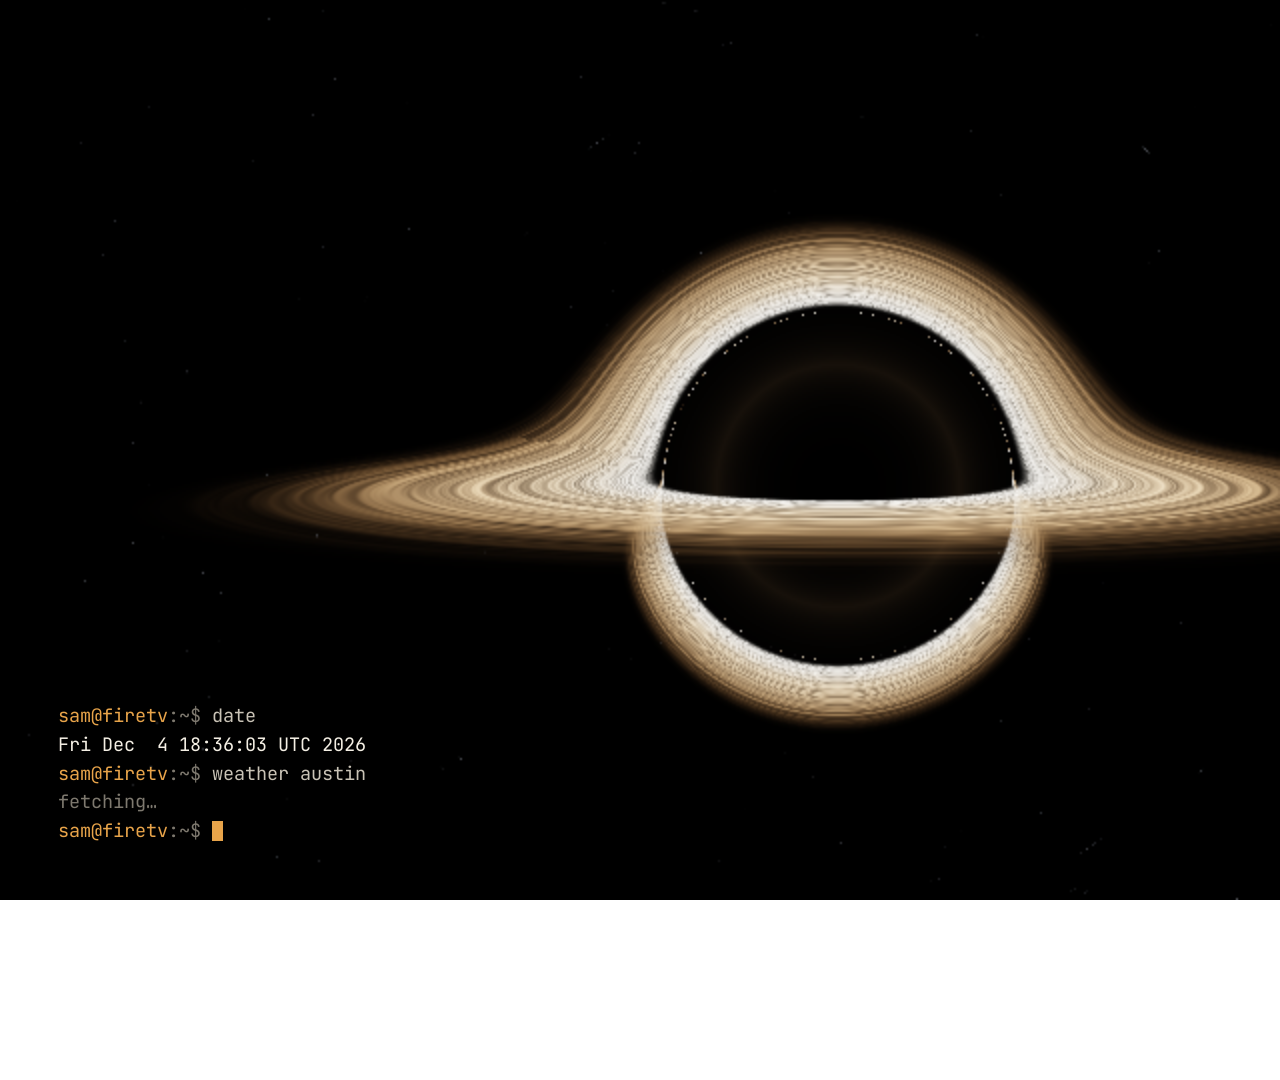
<file: launcher/app/src/main/assets/gargantua.html>
<!doctype html>
<html lang="en">
<head>
<meta charset="utf-8">
<meta name="viewport" content="width=device-width, initial-scale=1">
<title>Gargantua</title>
<style>
@font-face { font-family: 'JetBrains Mono'; src: url(fonts/JetBrainsMono.woff2) format('woff2'); }
html, body { margin: 0; height: 100%; background: transparent; overflow: hidden; }
/* Page is transparent so the native aerial video behind it shows through. */
#sky { position: absolute; inset: 0; width: 100%; height: 100%; background: #000; transition: opacity 2.5s ease; }
body.video #sky { opacity: 0; }
.still { position: absolute; inset: 0; background: #000 center / cover no-repeat; opacity: 0; will-change: opacity, transform; }
#grain { position: absolute; inset: 0; width: 100%; height: 100%; z-index: 3; opacity: 0; mix-blend-mode: overlay; transition: opacity 2.5s ease; }
#leak { position: absolute; inset: -20%; z-index: 3; opacity: 0; mix-blend-mode: screen; transition: opacity 2.5s ease;
  background: radial-gradient(40% 50% at 50% 50%, rgba(255,150,60,.22), rgba(255,90,40,.08) 45%, rgba(0,0,0,0) 70%);
  animation: leak 26s ease-in-out infinite alternate; }
@keyframes leak { from { transform: translate(-30%, 10%); } to { transform: translate(35%, -12%); } }
body.stills #grain { opacity: .09; }
body.stills #leak { opacity: 1; }
body.stills #shade, body.video #shade { opacity: 1; }
#shade { position: absolute; inset: 0; z-index: 4; opacity: 0; transition: opacity 2.5s ease;
  background: linear-gradient(to top right, rgba(0,0,0,.78) 0%, rgba(0,0,0,.35) 32%, rgba(0,0,0,0) 55%); }
#term {
  position: absolute; left: 4.5vw; bottom: 6vh; max-width: 60vw; z-index: 5;
  font: 1.45vw/1.55 'JetBrains Mono', ui-monospace, monospace; color: #C9C3B6;
  text-shadow: 0 0 .5vw rgba(0,0,0,.9); white-space: pre; transition: transform 2s ease;
}
#term .p { color: #E8A44A; }
#term .d { color: #7E796F; }
#term .h { color: #F4EFE4; }
.cur { display: inline-block; width: .6em; height: 1.1em; vertical-align: -.2em; background: #E8A44A; animation: blink 1.1s steps(1) infinite; }
@keyframes blink { 50% { opacity: 0; } }
</style>
</head>
<body>
<canvas id="sky"></canvas>
<div class="still" id="stillA"></div>
<div class="still" id="stillB"></div>
<canvas id="grain"></canvas>
<div id="leak"></div>
<div id="shade"></div>
<div id="term"></div>

<script id="frag" type="x-shader/x-fragment">
precision highp float;
uniform vec2 res;
uniform float t;

// Gargantua: Schwarzschild black hole (rs = 1) with a thin accretion disk.
// Each pixel's light ray is bent with the photon-orbit trick a = -1.5 h^2 r / |r|^5,
// so the far side of the disk wraps over and under the shadow like in the film.

float hash(vec2 p) { return fract(sin(dot(p, vec2(127.1, 311.7))) * 43758.5453); }
float noise(vec2 p) {
  vec2 i = floor(p), f = fract(p);
  f = f * f * (3.0 - 2.0 * f);
  return mix(mix(hash(i), hash(i + vec2(1, 0)), f.x), mix(hash(i + vec2(0, 1)), hash(i + vec2(1, 1)), f.x), f.y);
}

vec3 stars(vec3 d) {
  vec2 uv = vec2(atan(d.z, d.x), asin(clamp(d.y, -1.0, 1.0))) * 120.0;
  vec2 cell = floor(uv);
  float h = hash(cell);
  vec2 off = vec2(hash(cell + 7.1), hash(cell + 3.3)) - 0.5;
  float s = smoothstep(0.08, 0.0, length(fract(uv) - 0.5 - off * 0.6)) * step(0.965, h);
  float tw = 0.6 + 0.4 * sin(t * 1.3 + h * 40.0);
  return vec3(0.85, 0.9, 1.0) * s * tw * (h - 0.965) * 30.0;
}

vec4 disk(vec3 p) {
  float r = length(p.xz);
  if (r < 3.0 || r > 14.0) return vec4(0.0);
  float a = atan(p.z, p.x);
  float spin = t * 0.9 / pow(r, 1.5);           // Kepler: inner rings orbit faster
  float bands = noise(vec2(r * 3.0, (a + spin * 6.0) * 1.5)) * 0.65
              + noise(vec2(r * 8.0, (a + spin * 6.0) * 3.0)) * 0.35;
  float inner = smoothstep(3.0, 3.6, r), outer = 1.0 - smoothstep(7.5, 14.0, r);
  float heat = pow(1.0 - (r - 3.0) / 11.0, 1.4);
  vec3 col = mix(vec3(0.95, 0.55, 0.22), vec3(1.0, 0.9, 0.74), heat);
  col = mix(col, vec3(1.0, 0.98, 0.94), smoothstep(0.7, 1.0, heat));
  float b = inner * outer * (0.35 + 0.9 * bands) * (0.4 + 2.2 * heat);
  return vec4(col * b, clamp(inner * outer * (0.55 + 0.45 * bands), 0.0, 1.0));
}

void main() {
  vec2 uv = (gl_FragCoord.xy - 0.5 * res) / res.y - vec2(0.22, -0.04);  // hole sits right of the terminal

  // Camera slowly drifts around the hole, a few degrees above the disk.
  float yaw = t * 0.012;
  float pitch = 0.075 + 0.02 * sin(t * 0.03);
  vec3 cam = 30.0 * vec3(cos(pitch) * sin(yaw), sin(pitch), -cos(pitch) * cos(yaw));
  vec3 fw = normalize(-cam);
  vec3 rt = normalize(cross(vec3(0.0, 1.0, 0.0), fw));
  vec3 up = cross(fw, rt);
  vec3 dir = normalize(fw * 1.55 + uv.x * rt + uv.y * up);

  vec3 pos = cam;
  vec3 col = vec3(0.0);
  float alpha = 0.0;
  vec3 hv = cross(pos, dir);
  float h2 = dot(hv, hv);
  bool captured = false;

  for (int i = 0; i < 160; i++) {
    float r = length(pos);
    float dt = clamp(0.05 * r, 0.03, 1.5);
    vec3 acc = -1.5 * h2 * pos / pow(r, 5.0);
    vec3 next = pos + dir * dt;
    dir = normalize(dir + acc * dt);
    if (pos.y * next.y < 0.0) {
      vec3 hit = mix(pos, next, pos.y / (pos.y - next.y));
      vec4 d = disk(hit);
      col += (1.0 - alpha) * d.rgb * d.a;
      alpha += (1.0 - alpha) * d.a;
    }
    pos = next;
    if (r < 1.0) { captured = true; break; }
    if (r > 50.0 || alpha > 0.98) break;
  }

  if (!captured) col += (1.0 - alpha) * stars(dir);

  // Soft glow from the photon ring just outside the shadow.
  float b = length(cross(cam, normalize(fw * 1.55 + uv.x * rt + uv.y * up)));
  col += vec3(1.0, 0.7, 0.4) * 0.05 * exp(-abs(b - 2.6) * 2.5);

  col = 1.0 - exp(-col * 1.4);                   // filmic-ish tonemap
  gl_FragColor = vec4(pow(col, vec3(0.9)), 1.0);
}
</script>

<script src="config.js"></script>
<script src="weather.js"></script>
<script src="prefs.js"></script>
<script>
(function () {
  // ---- Black hole ----
  var canvas = document.getElementById('sky');
  var gl = canvas.getContext('webgl', { antialias: false, preserveDrawingBuffer: false });
  var scale = 0.5;   // render resolution vs. CSS pixels; adapts to the GPU
  var start = performance.now(), last = start, slow = 0, fast = 0;
  var prog, uRes, uT;
  var running = true;   // false while a still or video covers the screen, so the GPU rests

  function size() {
    var w = document.documentElement.clientWidth, h = document.documentElement.clientHeight;
    canvas.width = Math.max(160, Math.round(w * scale));
    canvas.height = Math.max(90, Math.round(h * scale));
    if (gl) gl.viewport(0, 0, canvas.width, canvas.height);
  }

  function shader(type, src) {
    var s = gl.createShader(type);
    gl.shaderSource(s, src);
    gl.compileShader(s);
    if (!gl.getShaderParameter(s, gl.COMPILE_STATUS)) throw new Error(gl.getShaderInfoLog(s));
    return s;
  }

  function initGL() {
    prog = gl.createProgram();
    gl.attachShader(prog, shader(gl.VERTEX_SHADER, 'attribute vec2 p; void main(){ gl_Position = vec4(p, 0.0, 1.0); }'));
    gl.attachShader(prog, shader(gl.FRAGMENT_SHADER, document.getElementById('frag').textContent));
    gl.linkProgram(prog);
    gl.useProgram(prog);
    var buf = gl.createBuffer();
    gl.bindBuffer(gl.ARRAY_BUFFER, buf);
    gl.bufferData(gl.ARRAY_BUFFER, new Float32Array([-1, -1, 3, -1, -1, 3]), gl.STATIC_DRAW);
    var loc = gl.getAttribLocation(prog, 'p');
    gl.enableVertexAttribArray(loc);
    gl.vertexAttribPointer(loc, 2, gl.FLOAT, false, 0, 0);
    uRes = gl.getUniformLocation(prog, 'res');
    uT = gl.getUniformLocation(prog, 't');
  }

  function frame(now) {
    if (!running) return;
    var dt = now - last;
    last = now;
    // Drop resolution when frames are slow, raise it when there's headroom.
    // The scene moves slowly, so ~12fps still looks smooth; sharpness matters more.
    if (dt > 100) { if (++slow > 20 && scale > 0.35) { scale *= 0.85; size(); slow = 0; } } else slow = 0;
    if (dt < 45) { if (++fast > 120 && scale < 0.75) { scale *= 1.1; size(); fast = 0; } } else fast = 0;
    gl.uniform2f(uRes, canvas.width, canvas.height);
    gl.uniform1f(uT, (now - start) / 1000 + 40);
    gl.drawArrays(gl.TRIANGLES, 0, 3);
    requestAnimationFrame(frame);
  }

  if (gl) {
    try { initGL(); size(); requestAnimationFrame(frame); }
    catch (e) { console.log('gargantua: ' + e.message); }
  }
  window.addEventListener('resize', size);

  function pauseHole() { running = false; }
  function resumeHole() {
    if (running || !gl || !prog) return;
    running = true;
    last = performance.now();
    requestAnimationFrame(frame);
  }

  // ---- Modes ----
  // Cycle: Gargantua → a 4K Apple aerial → film stills → another aerial → …
  // Aerials and stills live on the TV (scripts/stills.sh pushes them); whatever's missing is skipped.
  // Aerials play in a native VideoView behind this (transparent) page, so the terminal stays on top.
  var HOLE_MS = 3 * 60 * 1000, STILL_MS = 20 * 1000, PER_ROUND = 8, FADE_MS = 2500, AERIAL_MAX_MS = 8 * 60 * 1000;
  // As a scene in the new screensaver (gargantua.html#scene, Settings → Screensaver → Gargantua),
  // only the black hole shows; the screensaver itself handles pictures and aerials.
  var CYCLE = /scene/.test(location.hash) ? ['hole'] : ['hole', 'aerial', 'stills', 'aerial'];
  function load(bridge) { try { return JSON.parse(bridge ? bridge.list() : '[]'); } catch (e) { return []; } }
  var STILLS = load(window.Stills), AERIALS = load(window.Aerials);
  var layers = [document.getElementById('stillA'), document.getElementById('stillB')];
  var body = document.body;
  var front = 0, step = -1, mode = null, modeTimer, current = null;
  var stillQueue = [], aerialQueue = [];
  var ORIGINS = ['0% 0%', '100% 0%', '0% 100%', '100% 100%', '50% 50%', '30% 60%', '70% 40%'];

  // Re-reads the folder whenever a queue runs out, so newly pushed media shows up without a restart.
  function next(queue, bridge) {
    if (!queue.length) {
      var q = load(bridge);
      for (var i = q.length - 1; i > 0; i--) { var j = Math.floor(Math.random() * (i + 1)), t = q[i]; q[i] = q[j]; q[j] = t; }
      Array.prototype.push.apply(queue, q);
    }
    return queue.shift();
  }

  function nextMode() {
    clearTimeout(modeTimer);
    if (!stillQueue.length) STILLS = load(window.Stills);
    if (!aerialQueue.length) AERIALS = load(window.Aerials);
    for (var i = 0; i < CYCLE.length; i++) {
      step = (step + 1) % CYCLE.length;
      var m = CYCLE[step];
      if (m === 'hole' || (m === 'stills' && STILLS.length) || (m === 'aerial' && AERIALS.length)) return enter(m);
    }
  }

  function enter(m) {
    var prev = mode;
    mode = m;
    if (prev === 'aerial' && m !== 'aerial') leaveAerial();
    if (prev === 'stills' && m !== 'stills') hideStills();
    if (m === 'hole') {
      current = null;
      resumeHole();
      render();
      modeTimer = setTimeout(nextMode, HOLE_MS);
    } else if (m === 'stills') {
      body.classList.add('stills');
      stillsRound(PER_ROUND);
    } else {
      playAerial();
    }
  }

  // Stills: slow Ken Burns zoom, crossfades, film grain and a drifting light leak.
  function showStill(still, done) {
    var img = new Image(), src = window.Stills && Stills.screen && Stills.screen(still.name) || still.src;   // screen-sized once made
    img.onload = function () {
      var layer = layers[front ^= 1], old = layers[front ^ 1];
      layer.style.transition = 'none';
      layer.style.backgroundImage = 'url("' + src + '")';
      layer.style.transformOrigin = ORIGINS[Math.floor(Math.random() * ORIGINS.length)];
      layer.style.transform = 'scale(1)';
      layer.style.zIndex = 2; old.style.zIndex = 1;
      void layer.offsetWidth;
      layer.style.transition = 'opacity ' + FADE_MS + 'ms ease, transform ' + (STILL_MS + FADE_MS * 2) + 'ms linear';
      layer.style.opacity = 1;
      layer.style.transform = 'scale(1.08)';
      setTimeout(function () { if (layers[front] !== old) { old.style.opacity = 0; old.style.backgroundImage = 'none'; } }, FADE_MS + 100);
      current = { cmd: 'feh ~/stills/' + still.name, title: still.title };
      render();
      if (done) done();
    };
    img.onerror = function () { if (done) done(); };
    img.src = src;
  }

  function stillsRound(left) {
    if (left === 0) return nextMode();
    showStill(next(stillQueue, window.Stills), function () {
      if (left === PER_ROUND) setTimeout(function () { if (mode === 'stills') { pauseHole(); stopVideo(); } }, FADE_MS + 100);
    });
    modeTimer = setTimeout(function () { stillsRound(left - 1); }, STILL_MS);
  }

  function hideStills() {
    body.classList.remove('stills');
    layers.forEach(function (l) { l.style.opacity = 0; });
    setTimeout(function () { layers.forEach(function (l) { if (l.style.opacity === '0') l.style.backgroundImage = 'none'; }); }, FADE_MS + 100);
  }

  // Aerials: Java starts the video, then calls saver.videoStarted(); we fade the page away to reveal it.
  var playing = null;
  function playAerial() {
    playing = next(aerialQueue, window.Aerials);
    if (!(window.Aerials && Aerials.play(playing.name))) return nextMode();
    modeTimer = setTimeout(nextMode, AERIAL_MAX_MS);
  }
  function videoStarted() {
    if (mode !== 'aerial' || !playing) return;
    current = { cmd: 'mpv ~/aerials/' + playing.name, title: playing.title + (playing.kind ? '  <span class="d">' + playing.kind + '</span>' : ''), html: true };
    render();
    body.classList.add('video');
    hideStills();
    setTimeout(function () { if (mode === 'aerial') pauseHole(); }, FADE_MS + 100);
  }
  function videoEnded() { if (mode === 'aerial') nextMode(); }
  function leaveAerial() {
    playing = null;
    if (mode === 'hole') resumeHole();
    body.classList.remove('video');
    setTimeout(function () { if (mode !== 'aerial' && mode !== 'stills') stopVideo(); }, FADE_MS + 100);
  }
  function stopVideo() { if (window.Aerials && mode !== 'aerial') Aerials.stop(); }

  // Film grain: a small noise canvas redrawn ~14x a second, only while stills are up.
  var grain = document.getElementById('grain'), gctx = grain.getContext('2d');
  grain.width = 320; grain.height = 180;
  var gimg = gctx.createImageData(320, 180);
  setInterval(function () {
    if (mode !== 'stills') return;
    var d = gimg.data;
    for (var i = 0; i < d.length; i += 4) { var v = Math.random() * 255; d[i] = d[i + 1] = d[i + 2] = v; d[i + 3] = 255; }
    gctx.putImageData(gimg, 0, 0);
  }, 70);

  window.saver = { next: nextMode, videoStarted: videoStarted, videoEnded: videoEnded, mode: function () { return mode; } };

  // ---- Terminal ----
  var term = document.getElementById('term');
  var wx = null;
  var DAYS = ['Sun', 'Mon', 'Tue', 'Wed', 'Thu', 'Fri', 'Sat'];
  var MONS = ['Jan', 'Feb', 'Mar', 'Apr', 'May', 'Jun', 'Jul', 'Aug', 'Sep', 'Oct', 'Nov', 'Dec'];

  function pad(n) { return (n < 10 ? '0' : '') + n; }
  function esc(s) { return String(s).replace(/[&<>]/g, function (c) { return { '&': '&amp;', '<': '&lt;', '>': '&gt;' }[c]; }); }
  function tz(now) {
    var m = now.toLocaleTimeString('en-US', { timeZoneName: 'short' }).match(/[A-Z]{2,5}$/);
    return m ? m[0] : '';
  }
  function unixDate(now) {
    var d = now.getDate();
    return DAYS[now.getDay()] + ' ' + MONS[now.getMonth()] + ' ' + (d < 10 ? ' ' : '') + d + ' ' +
      pad(now.getHours()) + ':' + pad(now.getMinutes()) + ':' + pad(now.getSeconds()) + ' ' + tz(now) + ' ' + now.getFullYear();
  }
  var C = window.HOME_CONFIG;
  var USER = (C.name || '').toLowerCase().replace(/[^a-z0-9]/g, '') || 'home';
  function prompt(cmd) { return '<span class="p">' + USER + '@firetv</span><span class="d">:~$</span> ' + cmd; }

  function render() {
    var now = new Date();
    var lines = [prompt('date'), '<span class="h">' + unixDate(now) + '</span>', prompt('weather ' + esc(C.city.toLowerCase()))];
    if (wx) {
      lines.push('<span class="h">' + esc(C.place) + '</span>  ' + wx.temp + units + '  ' + esc(wx.text) + '  <span class="d">feels ' + wx.feels + '°</span>');
      lines.push('<span class="d">hi</span> ' + wx.hi + '°  <span class="d">lo</span> ' + wx.lo + '°  <span class="d">wind</span> ' + wx.wind + ' ' + weather.speed(units) + ' ' + wx.windDir + '  <span class="d">hum</span> ' + wx.humidity + '%');
      lines.push('<span class="d">sunrise</span> ' + wx.sunrise + '  <span class="d">sunset</span> ' + wx.sunset);
    } else {
      lines.push('<span class="d">fetching…</span>');
    }
    if (current) {
      lines.push(prompt(esc(current.cmd)));
      lines.push('<span class="h">' + (current.html ? current.title : esc(current.title)) + '</span>');
    }
    lines.push(prompt('<span class="cur"></span>'));
    term.innerHTML = lines.join('\n');
  }

  // Nudge the text a little every few minutes so nothing sits in one spot for hours.
  function drift() {
    term.style.transform = 'translate(' + Math.round(Math.random() * 3 - 1.5) + 'vw,' + Math.round(-Math.random() * 3) + 'vh)';
  }

  var units = window.settings ? settings.load().units : C.units;
  function refreshWeather() { weather.get(function (w) { wx = w; render(); }, units); }

  nextMode();
  refreshWeather();
  setInterval(render, 1000);
  setInterval(refreshWeather, 10 * 60 * 1000);
  setInterval(drift, 3 * 60 * 1000);
})();
</script>
</body>
</html>
</file>
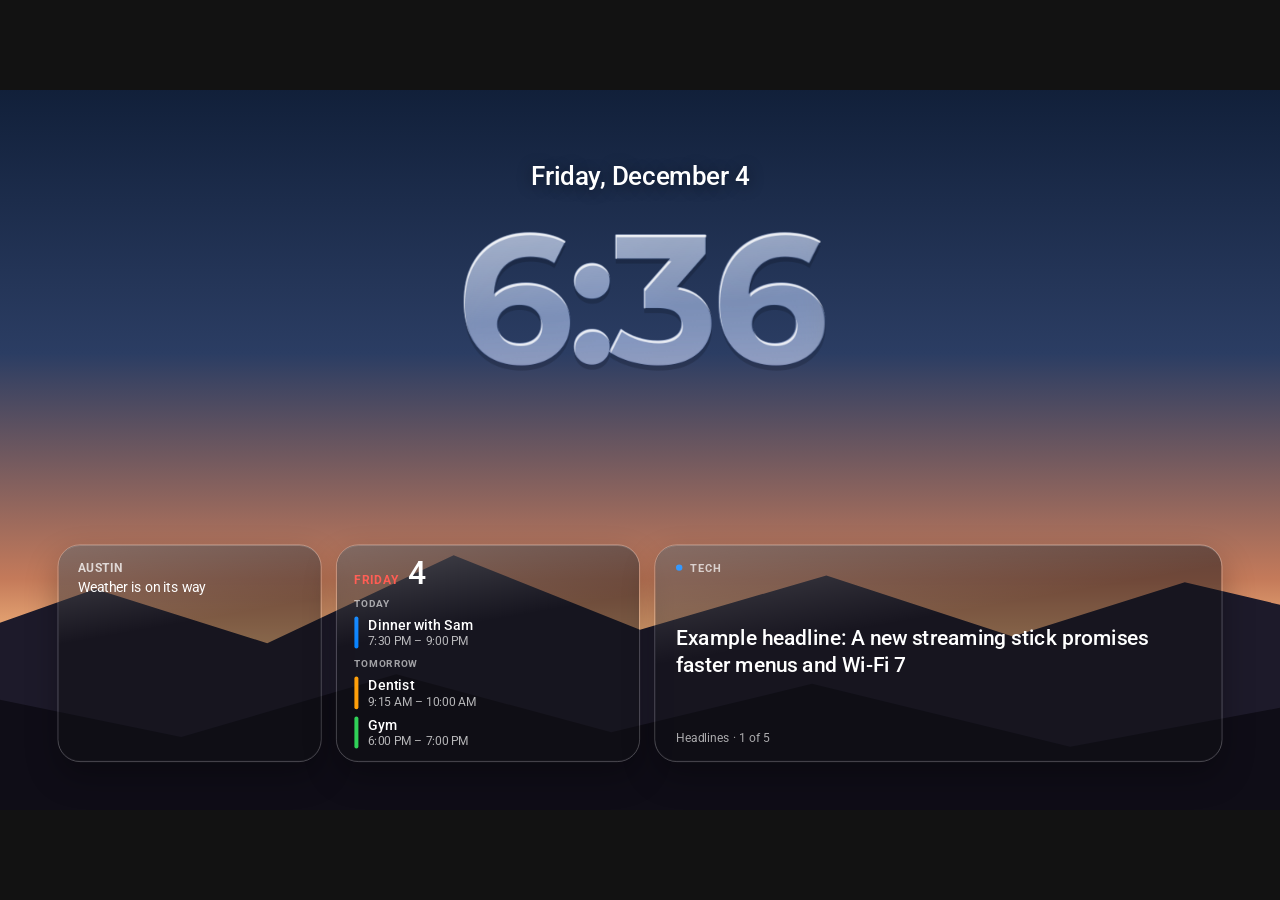
<file: launcher/app/src/main/assets/screensaver.html>
<!doctype html>
<html lang="en">
<head>
<meta charset="utf-8">
<meta name="viewport" content="width=device-width, initial-scale=1">
<title>Screensaver</title>
<link rel="stylesheet" href="ui.css">
<style>
/* Screensaver: the picture sharp, the date, a frosted-glass clock and three glass cards (docs/redesign/SPEC.md §6).
   The page is transparent so an aerial playing in SaverView's VideoView underneath shows through. */
html, body { background: transparent; }
/* Hidden until the first picture is in, then faded up: otherwise the placeholder dusk scene and sample cards
   flashed first and the picture crossfaded in over them. */
body { transition: opacity 400ms ease; }
body.starting { opacity: 0; }
body.starting .wall { transition: none; }   /* an aerial that starts first: no fade from the placeholder */
.wall { transition: opacity 2.5s ease; }
body.video .wall { opacity: 0; }
#garg { position: fixed; left: 0; top: 0; width: 100%; height: 100%; border: 0; opacity: 0; transition: opacity 2.5s ease; background: #000; }
#garg.on { opacity: 1; }
.saver { position: absolute; inset: 0; transition: opacity 2.5s ease; }
body.garg .saver { opacity: 0; }
.sv-date { position: absolute; top: 92px; left: 0; right: 0; text-align: center; font: 500 32px/1 var(--sans); text-shadow: 0 2px 18px rgba(0,0,0,.45); }
.sv-time { position: absolute; top: 126px; left: 0; right: 0; height: 270px; font-family: var(--display); font-weight: 700; font-size: 230px; line-height: 1; letter-spacing: -.035em; }
/* Frosted-glass digits: the picture blurred through the numbers, a soft shadow behind, a bright edge on top.
   Each layer is masked to the clock's shape, drawn on a canvas so the glass follows the exact glyphs. */
.sv-time .layer { position: absolute; left: 50%; top: 0; transform: translateX(-50%); -webkit-mask-size: 100% 100%; mask-size: 100% 100%; -webkit-mask-repeat: no-repeat; mask-repeat: no-repeat; }
.sv-time .shadow { background: rgba(0,0,0,.16); filter: blur(22px); top: 6px; }
.sv-time .frost { -webkit-backdrop-filter: blur(calc(var(--blur) * .8 + 6px)) saturate(1.8) brightness(1.18); backdrop-filter: blur(calc(var(--blur) * .8 + 6px)) saturate(1.8) brightness(1.18);
  background: linear-gradient(175deg, rgba(255,255,255,calc(var(--tint) + .55)) 0%, rgba(255,255,255,calc(var(--tint) + .26)) 55%, rgba(255,255,255,calc(var(--tint) + .34)) 100%); }
.sv-time .rim { background: rgba(255,255,255,.85); }
.sv-time .plain { position: absolute; inset: 0; text-align: center; color: rgba(255,255,255,.9); }
.sv-row { position: absolute; left: 72px; right: 72px; bottom: 60px; display: flex; align-items: stretch; gap: 18px; }
.sv-wx { --extra: .3; width: 330px; flex: none; box-sizing: border-box; padding: 20px 24px; border-radius: 28px; display: flex; flex-direction: column; gap: 4px; }
.sv-wx .city { font-size: 15px; font-weight: 700; letter-spacing: .04em; color: rgba(255,255,255,.75); }
.sv-wx .now { font-size: 64px; font-weight: 400; line-height: 1; }
.sv-wx .cond { font-size: 17px; }
.sv-wx .hl { font-size: 15px; color: rgba(255,255,255,.7); }
.sv-wx .days { display: flex; justify-content: space-between; margin-top: 10px; padding-top: 10px; border-top: 1px solid rgba(255,255,255,.15); font-size: 15px; }
.sv-wx .days span b { display: block; font-size: 13px; font-weight: 700; color: rgba(255,255,255,.65); letter-spacing: .06em; text-transform: uppercase; margin-bottom: 2px; }
.sv-row .cal { flex: none; }
.sv-news { --extra: .3; flex: 1; min-width: 0; box-sizing: border-box; padding: 20px 26px; border-radius: 28px; display: flex; flex-direction: column; justify-content: space-between; gap: 10px; }
.sv-news .src { font-size: 14px; font-weight: 700; letter-spacing: .06em; text-transform: uppercase; color: rgba(255,255,255,.7); display: flex; gap: 10px; align-items: center; }
.sv-news .src i { width: 8px; height: 8px; border-radius: 50%; background: var(--red); }
.sv-news .hl { font-size: 26px; font-weight: 500; line-height: 1.3; transition: opacity 500ms ease; }
.sv-news .more { font-size: 15px; color: rgba(255,255,255,.65); }
/* Cards are frosted without backdrop-filter, which re-blurred under all three every frame of the drift (14fps on
   the TV). Each holds a blurred copy of the picture (drawFrost) drifting in step with it, under the card's tint.
   Over an aerial (video under the page) there's nothing to blur, so it's the tint alone, as before. */
.sv-row .glass { -webkit-backdrop-filter: none; backdrop-filter: none; background: transparent; overflow: hidden; z-index: 0; }
.cardfrost { position: absolute; inset: 0; z-index: -1; }
.cardfrost::after { content: ''; position: absolute; inset: 0; background: rgba(16,16,20,calc(var(--tint) + var(--extra, .3))); }
.cardfrost .fpic { position: absolute; width: 1792px; height: 1008px; background: var(--frost, none) center / 100% 100% no-repeat; transition: opacity 2.5s ease; }
body.video .cardfrost .fpic { opacity: 0; }
</style>
</head>
<body class="starting">
<div id="stage">
  <div class="wall"><div class="scene drift" id="scene"><div class="sky"></div><div class="ridge r1"></div><div class="ridge r2"></div><div class="pic"></div><div class="pic"></div></div></div>
  <div class="saver" id="saver">
    <div class="sv-date" id="svDate"></div>
    <div class="sv-time" id="svTime" role="img"></div>
    <div class="sv-row">
      <div class="sv-wx glass dark" id="svWx"></div>
      <div class="cal glass dark" id="svCal" aria-label="Calendar"></div>
      <div class="sv-news glass dark" id="svNews">
        <div class="src"><i id="newsDot"></i><span id="newsSrc"></span></div>
        <div class="hl" id="newsHl"></div>
        <div class="more" id="newsMore"></div>
      </div>
    </div>
  </div>
</div>

<script src="config.js"></script>
<script src="weather.js"></script>
<script src="glass.js"></script>
<script src="prefs.js"></script>
<script src="calendar.js"></script>
<script src="news.js"></script>
<script src="pictures.js"></script>
<script>
(function () {
  function $(id) { return document.getElementById(id); }
  var stage = $('stage'), body = document.body;
  var prefs = settings.load();
  look.apply();
  stage.classList.toggle('bigtext', prefs.textSize === 'Large');
  $('svWx').hidden = !prefs.svWeather;
  $('svCal').hidden = !prefs.svCal;
  $('svNews').hidden = !prefs.svNews;

  function fit() {
    var w = document.documentElement.clientWidth, h = document.documentElement.clientHeight;
    var s = Math.min(w / 1600, h / 900);
    stage.style.transform = 'scale(' + s + ')';
    stage.style.left = ((w - 1600 * s) / 2) + 'px';
    stage.style.top = ((h - 900 * s) / 2) + 'px';
  }

  // ---- Pictures, aerials and the Gargantua scene ----
  // The same picture Home blurs (Store currentPicture), changing on Settings → Pictures → Change picture.
  // Aerials play in SaverView's VideoView under this page: Java calls saver.videoStarted() once it's on screen.
  var EVERY = (pictures.EVERY[prefs.picEvery] || 15) * 6e4, FADE_MS = 2500;
  var scene = null, sceneAt = Date.now(), turn = 0;

  function showPic(pic, instant) {
    var was = scene;
    scene = pic ? pic.kind : null;
    if (was === 'gargantua') leaveGargantua();
    if (pic && pic.kind === 'aerial') {
      if (window.Aerials) Aerials.poster(pic.name);   // Home shows a still of it after wake; start making that now
      if (!(window.Aerials && Aerials.play(pic.name))) { scene = null; reveal(); return; }
    } else {
      if (was === 'aerial') leaveAerial();
      if (!pic) return reveal();
      pictures.show($('scene'), pic, function (ok) { if (ok) drawFrost(pictures.src(pic), !!was); reveal(); }, instant);
    }
  }

  // ---- Frosted cards (see .cardfrost) ----
  // The picture blurred and saturated like the glass's backdrop-filter, at a quarter of the 1792x1008 scene box.
  // While the new picture crossfades in (3s), the cards switch over halfway through.
  var frostT, frostUrl = '';
  function drawFrost(url, fade) {
    if (!url || url === frostUrl) return;
    frostUrl = url;
    pictures.small(url, 960, function (img) {
      if (!img || url !== frostUrl) return;
      var c = document.createElement('canvas'), x = c.getContext('2d'), k = .25;
      var px = (parseFloat(getComputedStyle(document.documentElement).getPropertyValue('--blur')) || 27) * k, m = Math.ceil(px * 2) + 1;
      c.width = 1792 * k; c.height = 1008 * k;
      x.filter = 'blur(' + px.toFixed(2) + 'px) saturate(1.6)';
      pictures.cover(x, img, -m, -m, c.width + 2 * m, c.height + 2 * m);
      var css = 'url(' + c.toDataURL('image/jpeg', .9) + ')';
      clearTimeout(frostT);
      frostT = setTimeout(function () { stage.style.setProperty('--frost', css); }, fade ? 1500 : 0);
    });
  }
  // Gives each shown card its copy, placed where the scene sits on the stage (-96,-54) and drifting in step with it.
  // Cards redraw their insides and change height with their content, so this runs after each render.
  function lineUpFrost() {
    var cards = document.querySelectorAll('.sv-row .glass'), drift = $('scene').getAnimations ? $('scene').getAnimations()[0] : null;
    for (var i = 0; i < cards.length; i++) {
      var card = cards[i], f = card.querySelector(':scope > .cardfrost');
      if (!f) {
        f = document.createElement('div');
        f.className = 'cardfrost';
        f.innerHTML = '<div class="fpic drift"></div>';
        card.insertBefore(f, card.firstChild);
      }
      var x = 0, y = 0, p = f.firstChild;
      for (var e = card; e && e !== stage; e = e.offsetParent) { x += e.offsetLeft; y += e.offsetTop; }
      p.style.left = (-96 - x) + 'px';
      p.style.top = (-54 - y) + 'px';
      var a = p.getAnimations ? p.getAnimations()[0] : null;
      if (a && drift && drift.startTime != null && a.startTime !== drift.startTime) a.startTime = drift.startTime;
    }
  }
  function videoStarted() { if (scene === 'aerial') body.classList.add('video'); reveal(); }
  function videoEnded() { if (scene === 'aerial') advance(); }
  function leaveAerial() {
    body.classList.remove('video');
    setTimeout(function () { if (scene !== 'aerial' && window.Aerials) Aerials.stop(); }, FADE_MS + 100);
  }

  function showGargantua() {
    if (scene === 'aerial') leaveAerial();
    scene = 'gargantua';
    var f = document.createElement('iframe');
    f.id = 'garg'; f.src = 'gargantua.html#scene';
    document.body.appendChild(f);
    f.onload = function () { if (scene === 'gargantua') { f.classList.add('on'); body.classList.add('garg'); } };
  }
  function leaveGargantua() {
    var f = $('garg');
    body.classList.remove('garg');
    if (!f) return;
    f.id = ''; f.classList.remove('on');
    setTimeout(function () { f.remove(); }, FADE_MS + 100);
  }

  // Gargantua, when it's on, is one more entry in the rotation.
  function advance() {
    var n = pictures.list(prefs).length;
    turn++;
    var garg = prefs.gargantua && scene !== 'gargantua' &&
      (!n || (prefs.picShuffle ? Math.random() < 1 / (n + 1) : turn % (n + 1) === 0));
    if (garg) showGargantua(); else showPic(pictures.next(prefs));
    sceneAt = Date.now();
  }

  // Shows the page once the first scene is ready (an aerial once its video starts), or after 1.5s regardless.
  function reveal() { body.classList.remove('starting'); }
  setTimeout(reveal, 1500);

  function startScene() {
    var pic = pictures.current(prefs);
    if (!pic && prefs.gargantua) { reveal(); return showGargantua(); }
    showPic(pic, true);
    sceneAt = pic && pic.at ? pic.at : Date.now();
  }

  // ---- Date and clock ----
  function renderTime(now) {
    $('svDate').textContent = now.toLocaleDateString([], { weekday: 'long', month: 'long', day: 'numeric' });
    drawTime(fmt.time(now, prefs.clock24).replace(/\s?[AP]M$/i, ''));
  }

  // Clock as glass: the time rendered into canvas masks (fill + top edge) in the headline font.
  // Redrawn only when the text or font changes, once the font has loaded.
  var shownTime = '', shownFont = '';
  function drawTime(text) {
    var el = $('svTime'), cs = getComputedStyle(el), size = 230;
    var spec = cs.fontWeight + ' ' + size + 'px ' + cs.fontFamily;
    if (text === shownTime && spec === shownFont) return;
    shownTime = text; shownFont = spec;
    var ls = parseFloat(cs.letterSpacing) || 0;
    el.setAttribute('aria-label', text);
    function paint() {
      if (shownTime !== text) return;
      if (prefs.clockStyle === 'Solid' || !glass.supported) {
        el.innerHTML = '<div class="plain"></div>'; el.firstChild.textContent = text; return;
      }
      function mask(edge) {
        var c = document.createElement('canvas'), x = c.getContext('2d');
        x.font = spec; try { x.letterSpacing = ls + 'px'; } catch (e) {}
        var w = Math.ceil(x.measureText(text).width) + 40, h = Math.ceil(size * 1.16);
        c.width = w; c.height = h;
        x.font = spec; try { x.letterSpacing = ls + 'px'; } catch (e) {}
        x.textBaseline = 'alphabetic';
        x.fillStyle = '#fff'; x.fillText(text, 20, size * .94);
        // Top-edge highlight: the glyphs minus themselves shifted down a touch (no outline, so no seams).
        if (edge) { x.globalCompositeOperation = 'destination-out'; x.fillText(text, 21, size * .94 + 3); }
        return { url: 'url(' + c.toDataURL() + ')', w: w, h: h };
      }
      var fill = mask(false), rim = mask(true);
      el.innerHTML = '<div class="layer shadow"></div><div class="layer frost"></div><div class="layer rim"></div>';
      [['shadow', fill], ['frost', fill], ['rim', rim]].forEach(function (p) {
        var d = el.querySelector('.' + p[0]);
        d.style.width = p[1].w + 'px'; d.style.height = p[1].h + 'px';
        d.style.webkitMaskImage = p[1].url; d.style.maskImage = p[1].url;
      });
    }
    if (document.fonts && document.fonts.load) document.fonts.load(spec, text).then(paint, paint); else paint();
  }

  // ---- Weather card ----
  var wx = null;
  function title(s) { return s.replace(/\b\w/g, function (c) { return c.toUpperCase(); }); }
  // Short words for the 3-day row: Rain, Cloudy, Clear, Snow, Storms, Fog.
  function short(t) {
    return /thunder/.test(t) ? 'Storms' : /snow/.test(t) ? 'Snow' : /rain|drizzle|showers/.test(t) ? 'Rain'
      : /fog/.test(t) ? 'Fog' : /cloud|overcast/.test(t) ? 'Cloudy' : 'Clear';
  }
  function renderWx() {
    var el = $('svWx');
    if (!wx) { el.innerHTML = '<div class="city"></div><div class="cond">Weather is on its way</div>'; el.firstChild.textContent = HOME_CONFIG.city.toUpperCase(); return lineUpFrost(); }
    el.innerHTML = '<div class="city"></div><div class="now"></div><div class="cond"></div><div class="hl"></div><div class="days"></div>';
    el.querySelector('.city').textContent = HOME_CONFIG.city.toUpperCase();
    el.querySelector('.now').textContent = wx.temp + '°';
    el.querySelector('.cond').textContent = title(wx.text);
    el.querySelector('.hl').textContent = 'H:' + wx.hi + '° L:' + wx.lo + '°';
    (wx.days || []).slice(0, 3).forEach(function (d) {
      var s = document.createElement('span');
      s.innerHTML = '<b></b>';
      s.firstChild.textContent = d.dow;
      s.appendChild(document.createTextNode(d.hi + '° · ' + short(d.text)));
      el.querySelector('.days').appendChild(s);
    });
    lineUpFrost();
  }
  function refreshWeather() { weather.get(function (w) { wx = w; renderWx(); }, prefs.units); }

  // ---- Headlines: one at a time, cycling through the enabled topics ----
  var newsStep = 0;
  function renderNews() {
    var n = news.at(newsStep, prefs);
    if (!n) {
      $('newsSrc').textContent = 'Headlines';
      $('newsDot').style.background = '';
      $('newsHl').textContent = 'All topics are off. Turn some on in Settings → News.';
      $('newsMore').textContent = '';
      return;
    }
    $('newsSrc').textContent = n.topic;
    $('newsDot').style.background = n.color;
    $('newsHl').textContent = n.title;
    $('newsMore').textContent = 'Headlines · ' + n.n + ' of ' + n.total;
    lineUpFrost();
  }
  var NEWS_MS = { '8 seconds': 8000, '15 seconds': 15000, '30 seconds': 30000 }[prefs.newsEvery] || 8000;
  setInterval(function () {
    var h = $('newsHl');
    h.style.opacity = 0;
    setTimeout(function () { newsStep++; renderNews(); h.style.opacity = 1; }, 500);
  }, NEWS_MS);

  // Everything on screen refreshes every 15s; the picture moves on when its time is up.
  function refresh() {
    var now = new Date();
    renderTime(now);
    calendar.render($('svCal'), now, prefs);
    lineUpFrost();
    if (Date.now() - sceneAt >= EVERY) advance();
  }

  window.saver = { videoStarted: videoStarted, videoEnded: videoEnded, next: advance, gargantua: showGargantua, scene: function () { return scene; } };
  document.addEventListener('livedata', function () { calendar.render($('svCal'), new Date(), prefs); renderNews(); });
  if (document.fonts) document.fonts.ready.then(lineUpFrost);

  window.addEventListener('resize', fit);
  fit();
  startScene();
  refresh();
  renderWx();
  renderNews();
  refreshWeather();
  setInterval(refresh, 15000);
  setInterval(refreshWeather, 10 * 60 * 1000);
})();
</script>
<script src="data.js"></script>
<script src="ical.js"></script>
<script src="feeds.js"></script>
<script src="steam.js"></script>
<script src="live.js"></script>
<script src="livebridge.js"></script>
<script>livebridge.start({ wifi: false });</script>
</body>
</html>
</file>
<file: launcher/app/src/main/assets/ui.css>
/* Shared by Home (index.html) and the screensaver: fonts, colors, glass, the calendar widget,
   forecast rows, the Settings switch and reduced motion. Sizes are 1600x900 canvas px (docs/redesign/SPEC.md). */
@font-face { font-family: 'Montserrat'; src: url(fonts/Montserrat.woff2) format('woff2'); font-weight: 100 900; }
@font-face { font-family: 'Roboto'; src: url(fonts/Roboto.woff2) format('woff2'); font-weight: 100 900; }

:root {
  /* Type: the headline font sets all three together (Settings → Appearance). */
  --display: 'Montserrat', sans-serif;
  --dw: 700;
  --dls: -.01em;
  --sans: 'Roboto', sans-serif;

  --text: #FFFFFF;
  --focus: rgba(255,255,255,.92);
  --focus-ink: #111111;
  --red: #FF453A;
  --on: #30D158;

  /* Glass, set by glass.js from the one Glass value (Balanced = 35). */
  --blur: 27px;
  --tint: .167;
  --rim: .304;
  --shine: .218;
  --lift: .193;
  --homeBlur: 28px;
  color-scheme: dark;
}
html, body { margin: 0; height: 100%; overflow: hidden; }
body { font-family: var(--sans); color: var(--text); -webkit-font-smoothing: antialiased; }
[hidden] { display: none !important; }

/* Designed at 1600x900, scaled to the screen. */
#stage { position: absolute; left: 0; top: 0; width: 1600px; height: 900px; transform-origin: 0 0; overflow: hidden; }

.glass {
  position: relative;
  background: rgba(255,255,255,var(--tint));
  -webkit-backdrop-filter: blur(var(--blur)) saturate(1.6);
  backdrop-filter: blur(var(--blur)) saturate(1.6);
  border: 1px solid rgba(255,255,255,var(--rim));
  box-shadow: inset 0 1px 0 rgba(255,255,255,calc(var(--shine) * 2)), inset 0 -1px 0 rgba(255,255,255,calc(var(--shine) * .4)), 0 18px 40px rgba(0,0,0,.28);
}
/* Specular sheen across the top of every glass piece */
.glass::before { content: ''; position: absolute; inset: 0; border-radius: inherit; pointer-events: none;
  background: linear-gradient(170deg, rgba(255,255,255,var(--shine)) 0%, rgba(255,255,255,0) 38%); }
/* Dark glass keeps text readable over bright pictures; --extra is per element (SPEC §3). */
.glass.dark { background: rgba(16,16,20,calc(var(--tint) + var(--extra, .3))); }
.txt { text-shadow: 0 1px 12px rgba(0,0,0,var(--lift)); }

/* Calendar widget, after Apple's Up Next: red weekday, big date, events with calendar-color bars. */
.cal { --extra: .34; width: 380px; box-sizing: border-box; padding: 18px 22px 16px; border-radius: 28px; color: #fff; display: flex; flex-direction: column; gap: 9px; font-family: var(--sans); }
.cal .head { display: flex; align-items: baseline; gap: 12px; }
.cal .dow { font-size: 15px; font-weight: 700; letter-spacing: .06em; text-transform: uppercase; color: var(--red); }
.cal .num { font-size: 40px; font-weight: 500; line-height: .9; font-variant-numeric: tabular-nums; }
.cal .group { font-size: 13px; font-weight: 700; letter-spacing: .06em; text-transform: uppercase; color: rgba(255,255,255,.6); margin-top: 2px; }
.cal .ev { display: grid; grid-template-columns: 5px 1fr; gap: 12px; align-items: stretch; }
.cal .ev i { border-radius: 3px; }
.cal .ev div { min-width: 0; }
.cal .ev b { display: block; font-size: 18px; font-weight: 500; line-height: 1.25; white-space: nowrap; overflow: hidden; text-overflow: ellipsis; }
.cal .ev span { display: block; font-size: 15px; color: rgba(255,255,255,.7); font-variant-numeric: tabular-nums; }
.cal .none { font-size: 16px; color: rgba(255,255,255,.7); }
.bigtext .cal .ev b { font-size: 20px; }

/* 3-day forecast: slim stacked rows, day · high/low · conditions. */
.fday { width: 270px; flex: 1; box-sizing: border-box; padding: 0 20px; border-radius: 20px; display: grid; grid-template-columns: 52px 112px 1fr; align-items: center; color: #fff; font-family: var(--sans); }
.fday small { font-size: 14px; letter-spacing: .12em; text-transform: uppercase; color: rgba(255,255,255,.75); }
.fday b { font-size: 26px; font-weight: 500; font-variant-numeric: tabular-nums; }
.fday b i { font-style: normal; font-size: 18px; font-weight: 400; color: rgba(255,255,255,.65); margin-left: 6px; }
/* Long conditions ("heavy drizzle", "thunderstorms, hail") wrap to a second line instead of spilling out. */
.fday span { font-size: 15px; line-height: 1.15; color: rgba(255,255,255,.75); text-align: right; }

/* Settings switch */
.switch { width: 54px; height: 32px; border-radius: 999px; background: rgba(255,255,255,.25); position: relative; transition: background 200ms; flex: none; }
.switch::after { content: ''; position: absolute; top: 3px; left: 3px; width: 26px; height: 26px; border-radius: 50%; background: #fff; box-shadow: 0 1px 3px rgba(0,0,0,.3); transition: transform 200ms; }
.switch.on { background: var(--on); }
.switch.on::after { transform: translateX(22px); }

/* Picture layer: one picture under everything, 6% oversized so it can drift. */
.wall { position: absolute; inset: 0; overflow: hidden; }
.scene { position: absolute; inset: -6%; z-index: 0; }   /* own stacking context: the .pic layers' z-index stays inside */
.scene .pic { position: absolute; inset: 0; background: center / cover no-repeat; opacity: 0; transition: opacity 3s ease; }
.scene .pic.on { opacity: 1; }
/* Placeholder dusk scene until real pictures exist. */
.scene .sky { position: absolute; inset: 0; background: linear-gradient(to bottom, #0d1b33 0%, #2b3d63 38%, #c47a5a 66%, #f0b27a 74%, #2a2230 75%); }
.scene .ridge { position: absolute; left: 0; right: 0; bottom: 0; }
.scene .r1 { height: 42%; background: #1d1a2a; clip-path: polygon(0 40%, 12% 22%, 24% 38%, 37% 12%, 50% 34%, 63% 18%, 76% 36%, 88% 20%, 100% 32%, 100% 100%, 0 100%); }
.scene .r2 { height: 30%; background: #0f0d17; clip-path: polygon(0 30%, 18% 52%, 33% 26%, 48% 50%, 62% 30%, 80% 56%, 100% 34%, 100% 100%, 0 100%); }
.drift { animation: drift 40s ease-in-out infinite alternate; }
@keyframes drift { from { transform: scale(1.02) translate(-1%, 0); } to { transform: scale(1.08) translate(1.5%, -1%); } }

@media (prefers-reduced-motion: reduce) {
  .drift, .tile.focus::after { animation: none !important; }
  .wall, .scene, .homeui, .saver, .tile, .scene .pic { transition: none !important; }
}
</file>
